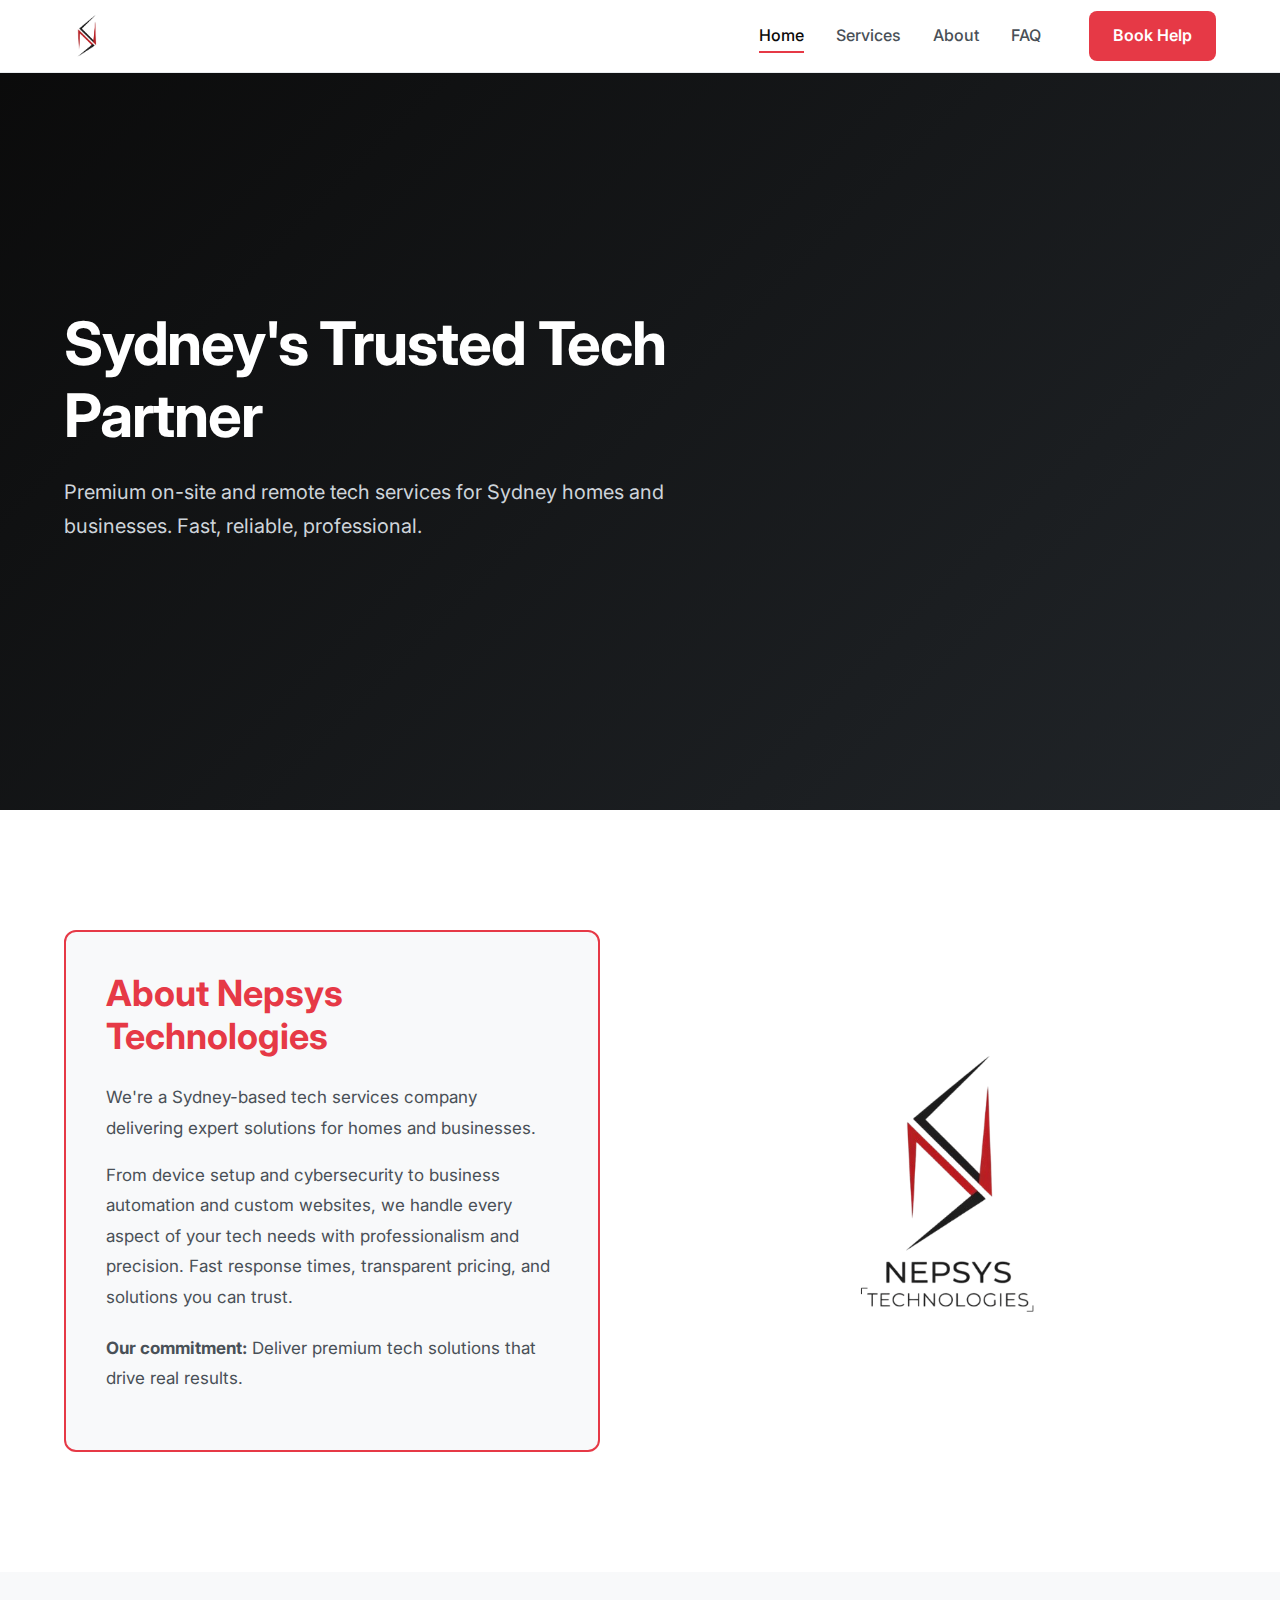
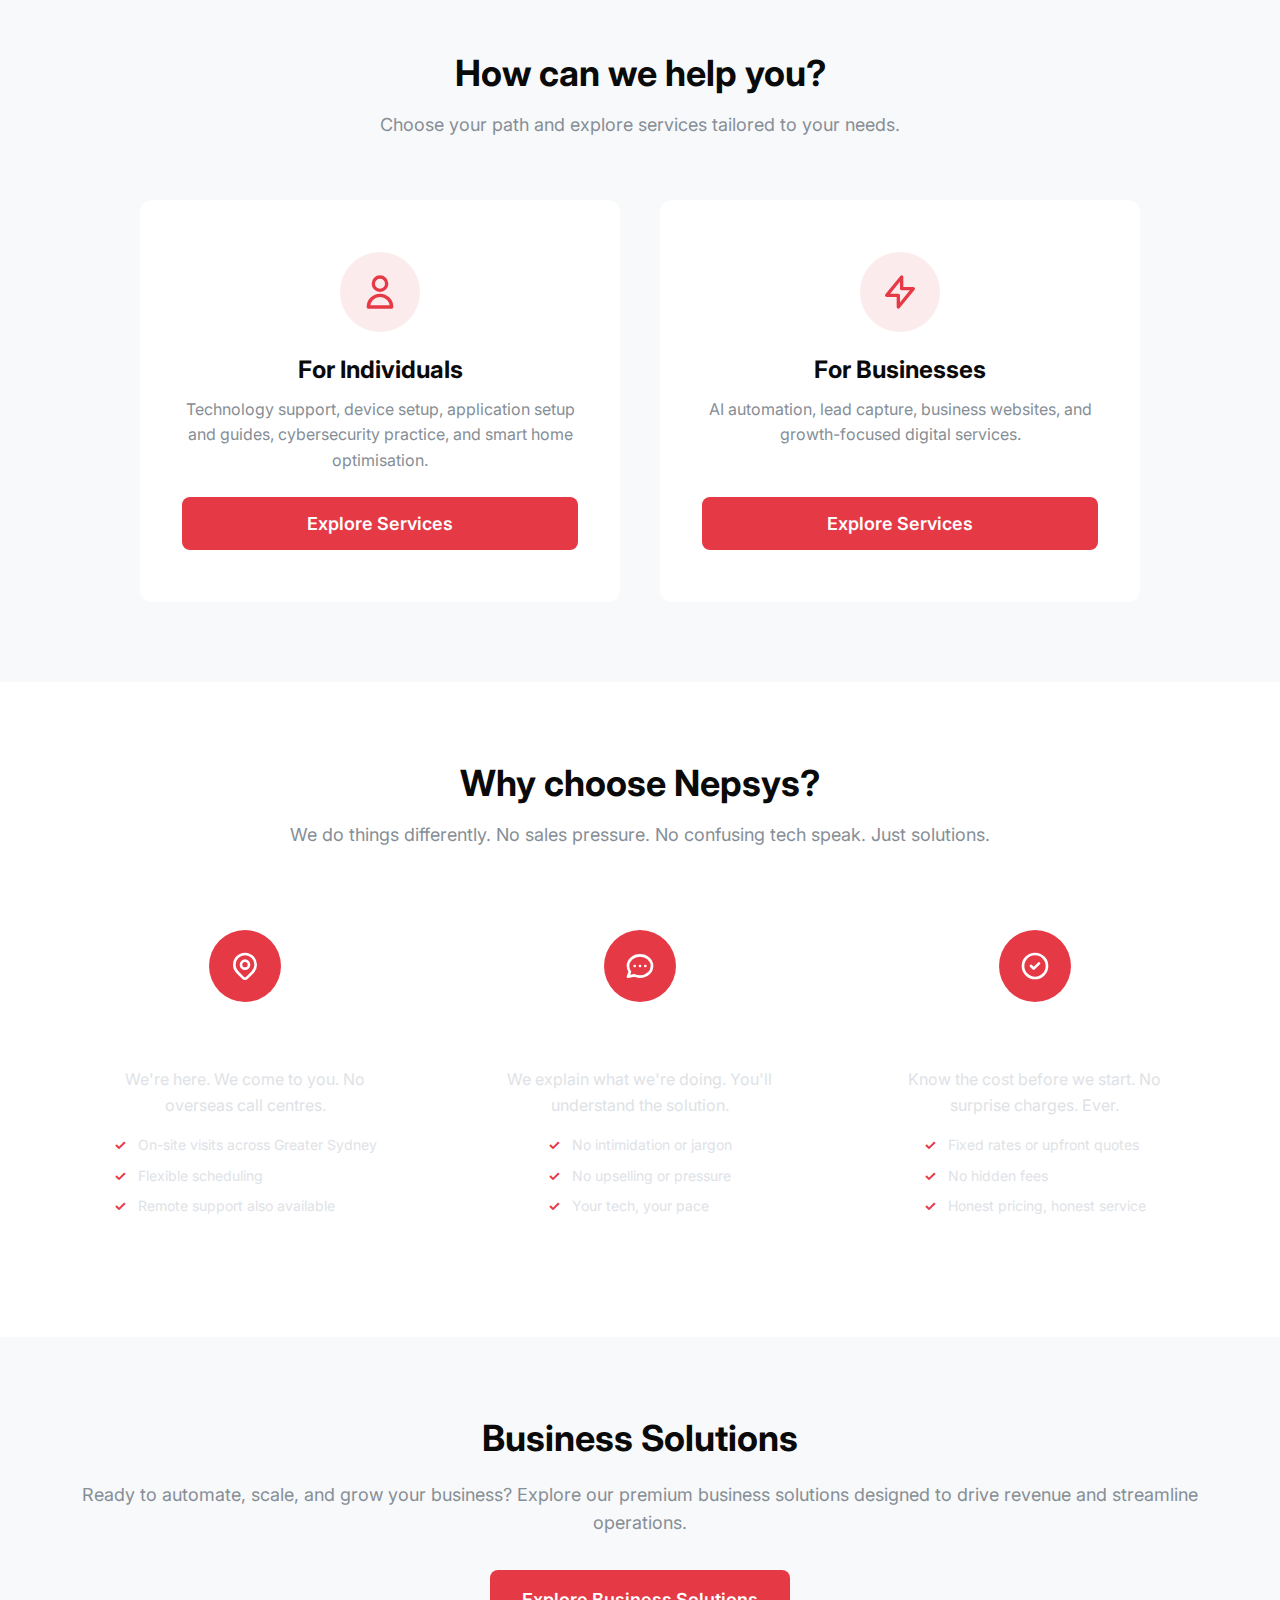
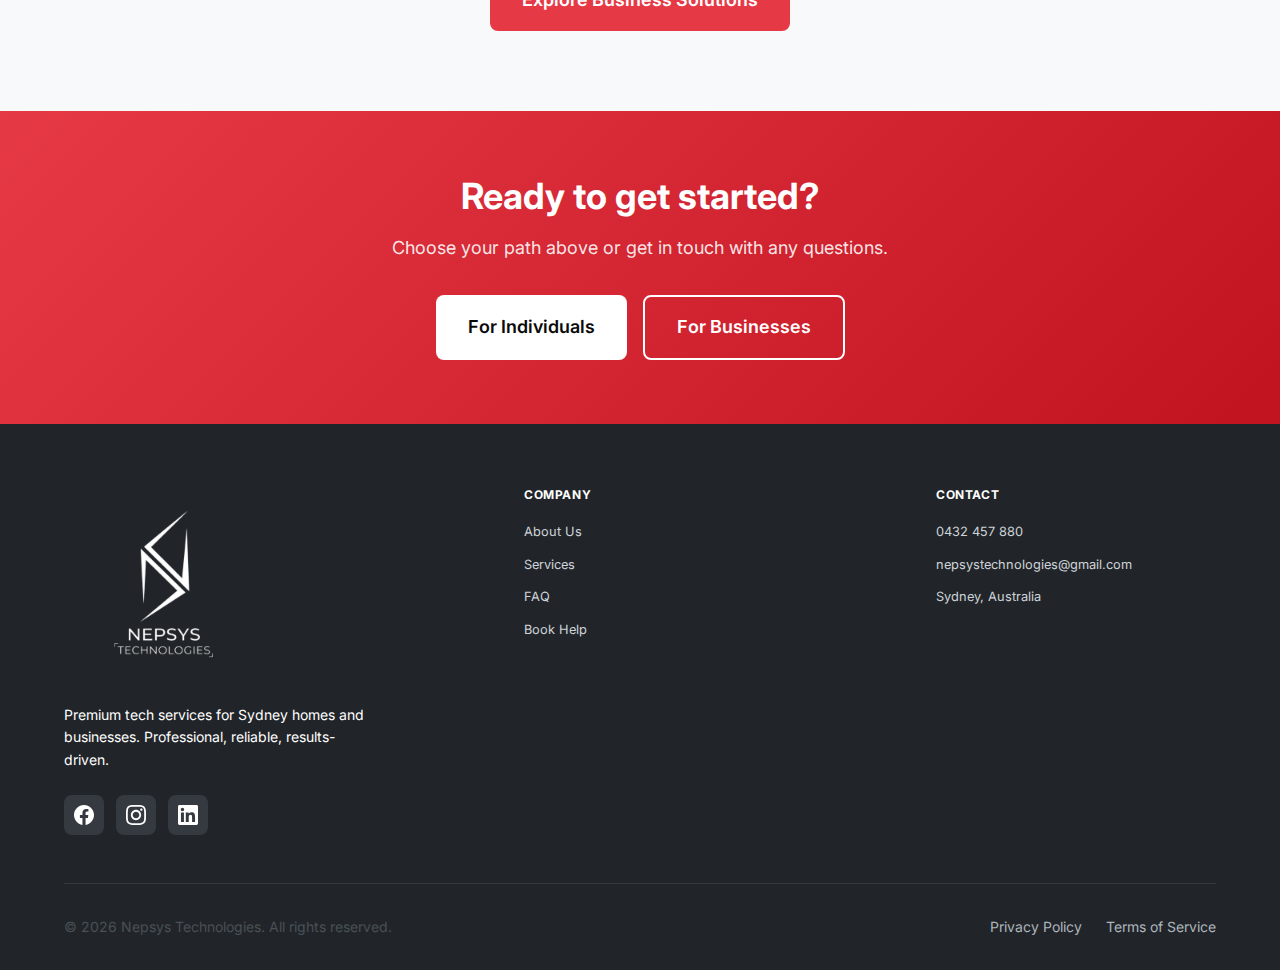
<file: index.html>
<!DOCTYPE html>
<html lang="en">
<head>
  <meta charset="UTF-8">
  <meta name="viewport" content="width=device-width, initial-scale=1.0">
  <meta name="description" content="Nepsys Technologies - Premium on-site and remote tech services for Sydney homes and businesses. Expert support, professional solutions.">
  <meta name="keywords" content="tech support Sydney, IT services, computer repair, WiFi setup, device setup, cybersecurity, small business IT">
  <title>Nepsys Technologies | Premium Tech Services Sydney</title>

  <!-- Favicon -->
  <link rel="icon" type="image/svg+xml" href="assets/favicon.svg">

  <!-- Google Fonts -->
  <link rel="preconnect" href="https://fonts.googleapis.com">
  <link rel="preconnect" href="https://fonts.gstatic.com" crossorigin>
  <link href="https://fonts.googleapis.com/css2?family=Inter:wght@400;500;600;700;800&display=swap" rel="stylesheet">

  <!-- Stylesheet -->
  <link rel="stylesheet" href="css/styles.css">
</head>
<body>
  <!-- Navigation -->
  <nav class="navbar" id="navbar">
    <div class="container navbar-container">
      <a href="/" class="navbar-logo">
        <img src="assets/logo-icon.png" alt="Nepsys Technologies" style="height: 45px; width: auto;">
      </a>

      <div class="navbar-nav" id="navbarNav">
        <a href="/" class="navbar-link active">Home</a>
        <a href="/services" class="navbar-link">Services</a>
        <a href="/about" class="navbar-link">About</a>
        <a href="/faq" class="navbar-link">FAQ</a>
        <a href="/book" class="btn btn-primary navbar-cta">Book Help</a>
      </div>

      <button class="navbar-toggle" id="navbarToggle" aria-label="Toggle navigation">
        <span></span>
        <span></span>
        <span></span>
      </button>
    </div>
  </nav>

  <!-- Hero Section -->
  <section class="hero">
    <div class="container">
      <div class="hero-content">
        <h1>Sydney's Trusted Tech Partner</h1>
        <p class="hero-subtitle">
          Premium on-site and remote tech services for Sydney homes and businesses. Fast, reliable, professional.
        </p>
      </div>
    </div>
  </section>

  <!-- About Section - Two Column -->
  <section class="section">
    <div class="container">
      <div style="display: grid; grid-template-columns: 1fr 1fr; gap: 80px; align-items: center; padding: 40px 0;">

        <!-- Left: Business Synopsis -->
        <div>
          <div style="background: var(--color-gray-50); border: 2px solid var(--color-red); border-radius: 12px; padding: 40px; height: 100%;">
            <h2 style="margin-bottom: 24px; color: var(--color-red);">About Nepsys Technologies</h2>
            <p style="font-size: 1.0625rem; line-height: 1.8; color: var(--color-gray-700); margin-bottom: 16px;">
              We're a Sydney-based tech services company delivering expert solutions for homes and businesses.
            </p>
            <p style="font-size: 1.0625rem; line-height: 1.8; color: var(--color-gray-700); margin-bottom: 20px;">
              From device setup and cybersecurity to business automation and custom websites, we handle every aspect of your tech needs with professionalism and precision. Fast response times, transparent pricing, and solutions you can trust.
            </p>
            <p style="font-size: 1.0625rem; line-height: 1.8; color: var(--color-gray-700);">
              <strong>Our commitment:</strong> Deliver premium tech solutions that drive real results.
            </p>
          </div>
        </div>

        <!-- Right: Logo Image -->
        <div style="display: flex; align-items: center; justify-content: center;">
          <img src="assets/logo-full.png" alt="Nepsys Technologies" style="width: 100%; max-width: 350px; height: auto;">
        </div>
      </div>
    </div>
  </section>

  <!-- Service Type Selection - Main Funnel -->
  <section class="section section-gray">
    <div class="container">
      <div style="text-align: center; margin-bottom: 60px;">
        <h2 style="margin-bottom: 16px;">How can we help you?</h2>
        <p style="font-size: 1.125rem; color: var(--color-gray-600);">Choose your path and explore services tailored to your needs.</p>
      </div>

      <div style="display: grid; grid-template-columns: 1fr 1fr; gap: 40px; max-width: 1000px; margin: 0 auto;">

        <!-- Individual Path -->
        <a href="services.html?view=individual" style="text-decoration: none; color: inherit;">
          <div style="background: var(--color-white); border-radius: 12px; padding: 50px 40px; text-align: center; transition: all 300ms ease; border: 2px solid transparent; cursor: pointer; display: flex; flex-direction: column; align-items: center; height: 100%;"
               onmouseover="this.style.borderColor='var(--color-red)'; this.style.boxShadow='0 10px 30px rgba(230, 57, 70, 0.15)'"
               onmouseout="this.style.borderColor='transparent'; this.style.boxShadow='none'">
            <div style="width: 80px; height: 80px; background: rgba(230, 57, 70, 0.1); border-radius: 50%; display: flex; align-items: center; justify-content: center; margin-bottom: 24px;">
              <svg xmlns="http://www.w3.org/2000/svg" fill="none" viewBox="0 0 24 24" stroke="currentColor" stroke-width="2" style="width: 40px; height: 40px; color: var(--color-red);">
                <path stroke-linecap="round" stroke-linejoin="round" d="M16 7a4 4 0 11-8 0 4 4 0 018 0zM12 14a7 7 0 00-7 7h14a7 7 0 00-7-7z"/>
              </svg>
            </div>
            <h3 style="margin-bottom: 12px; font-size: 1.5rem;">For Individuals</h3>
            <p style="color: var(--color-gray-600); margin-bottom: 24px; flex-grow: 1;">
              Technology support, device setup, application setup and guides, cybersecurity practice, and smart home optimisation.
            </p>
            <button class="btn btn-primary btn-lg" style="width: 100%;">Explore Services</button>
          </div>
        </a>

        <!-- Business Path -->
        <a href="services.html?view=business" style="text-decoration: none; color: inherit;">
          <div style="background: var(--color-white); border-radius: 12px; padding: 50px 40px; text-align: center; transition: all 300ms ease; border: 2px solid transparent; cursor: pointer; display: flex; flex-direction: column; align-items: center; height: 100%;"
               onmouseover="this.style.borderColor='var(--color-red)'; this.style.boxShadow='0 10px 30px rgba(230, 57, 70, 0.15)'"
               onmouseout="this.style.borderColor='transparent'; this.style.boxShadow='none'">
            <div style="width: 80px; height: 80px; background: rgba(230, 57, 70, 0.1); border-radius: 50%; display: flex; align-items: center; justify-content: center; margin-bottom: 24px;">
              <svg xmlns="http://www.w3.org/2000/svg" fill="none" viewBox="0 0 24 24" stroke="currentColor" stroke-width="2" style="width: 40px; height: 40px; color: var(--color-red);">
                <path stroke-linecap="round" stroke-linejoin="round" d="M13 10V3L4 14h7v7l9-11h-7z"/>
              </svg>
            </div>
            <h3 style="margin-bottom: 12px; font-size: 1.5rem;">For Businesses</h3>
            <p style="color: var(--color-gray-600); margin-bottom: 24px; flex-grow: 1;">
              AI automation, lead capture, business websites, and growth-focused digital services.
            </p>
            <button class="btn btn-primary btn-lg" style="width: 100%;">Explore Services</button>
          </div>
        </a>

      </div>
    </div>
  </section>

  <!-- Trust Section -->
  <section class="section">
    <div class="container">
      <div class="section-header">
        <h2>Why choose Nepsys?</h2>
        <p>We do things differently. No sales pressure. No confusing tech speak. Just solutions.</p>
      </div>

      <div class="trust-grid">
        <div class="trust-card">
          <div class="trust-card-icon">
            <svg xmlns="http://www.w3.org/2000/svg" fill="none" viewBox="0 0 24 24" stroke="currentColor" stroke-width="2">
              <path stroke-linecap="round" stroke-linejoin="round" d="M17.657 16.657L13.414 20.9a1.998 1.998 0 01-2.827 0l-4.244-4.243a8 8 0 1111.314 0z"/>
              <path stroke-linecap="round" stroke-linejoin="round" d="M15 11a3 3 0 11-6 0 3 3 0 016 0z"/>
            </svg>
          </div>
          <h3>Sydney Local</h3>
          <p>We're here. We come to you. No overseas call centres.</p>
          <ul>
            <li>On-site visits across Greater Sydney</li>
            <li>Flexible scheduling</li>
            <li>Remote support also available</li>
          </ul>
        </div>

        <div class="trust-card">
          <div class="trust-card-icon">
            <svg xmlns="http://www.w3.org/2000/svg" fill="none" viewBox="0 0 24 24" stroke="currentColor" stroke-width="2">
              <path stroke-linecap="round" stroke-linejoin="round" d="M8 12h.01M12 12h.01M16 12h.01M21 12c0 4.418-4.03 8-9 8a9.863 9.863 0 01-4.255-.949L3 20l1.395-3.72C3.512 15.042 3 13.574 3 12c0-4.418 4.03-8 9-8s9 3.582 9 8z"/>
            </svg>
          </div>
          <h3>Plain English</h3>
          <p>We explain what we're doing. You'll understand the solution.</p>
          <ul>
            <li>No intimidation or jargon</li>
            <li>No upselling or pressure</li>
            <li>Your tech, your pace</li>
          </ul>
        </div>

        <div class="trust-card">
          <div class="trust-card-icon">
            <svg xmlns="http://www.w3.org/2000/svg" fill="none" viewBox="0 0 24 24" stroke="currentColor" stroke-width="2">
              <path stroke-linecap="round" stroke-linejoin="round" d="M9 12l2 2 4-4m6 2a9 9 0 11-18 0 9 9 0 0118 0z"/>
            </svg>
          </div>
          <h3>Transparent Pricing</h3>
          <p>Know the cost before we start. No surprise charges. Ever.</p>
          <ul>
            <li>Fixed rates or upfront quotes</li>
            <li>No hidden fees</li>
            <li>Honest pricing, honest service</li>
          </ul>
        </div>
      </div>
    </div>
  </section>

  <!-- Business Solutions Section -->
  <section class="section section-gray">
    <div class="container">
      <div style="text-align: center;">
        <h2 style="margin-bottom: 20px;">Business Solutions</h2>
        <p style="font-size: 1.125rem; color: var(--color-gray-600); margin-bottom: 32px;">
          Ready to automate, scale, and grow your business? Explore our premium business solutions designed to drive revenue and streamline operations.
        </p>
        <a href="services.html?view=business" class="btn btn-primary btn-lg">Explore Business Solutions</a>
      </div>
    </div>
  </section>

  <!-- CTA Section -->
  <section class="cta-section">
    <div class="container">
      <h2>Ready to get started?</h2>
      <p>Choose your path above or get in touch with any questions.</p>
      <div class="cta-buttons">
        <a href="services.html?view=individual" class="btn btn-white btn-lg">For Individuals</a>
        <a href="services.html?view=business" class="btn btn-outline btn-lg" style="border-color: white; color: white;">For Businesses</a>
      </div>
    </div>
  </section>

  <!-- Footer -->
  <footer class="footer">
    <div class="container">
      <div class="footer-grid">
        <div class="footer-brand">
          <div class="footer-logo">
            <img src="assets/logo-full.png" alt="Nepsys Technologies" style="height: 200px; width: auto; filter: brightness(0) invert(1);">
          </div>
          <p style="margin-top: 16px; color: white;">Premium tech services for Sydney homes and businesses. Professional, reliable, results-driven.</p>
          <div class="footer-social">
            <a href="#" aria-label="Facebook">
              <svg xmlns="http://www.w3.org/2000/svg" width="20" height="20" viewBox="0 0 24 24" fill="currentColor">
                <path d="M24 12.073c0-6.627-5.373-12-12-12s-12 5.373-12 12c0 5.99 4.388 10.954 10.125 11.854v-8.385H7.078v-3.47h3.047V9.43c0-3.007 1.792-4.669 4.533-4.669 1.312 0 2.686.235 2.686.235v2.953H15.83c-1.491 0-1.956.925-1.956 1.874v2.25h3.328l-.532 3.47h-2.796v8.385C19.612 23.027 24 18.062 24 12.073z"/>
              </svg>
            </a>
            <a href="#" aria-label="Instagram">
              <svg xmlns="http://www.w3.org/2000/svg" width="20" height="20" viewBox="0 0 24 24" fill="currentColor">
                <path d="M12 2.163c3.204 0 3.584.012 4.85.07 3.252.148 4.771 1.691 4.919 4.919.058 1.265.069 1.645.069 4.849 0 3.205-.012 3.584-.069 4.849-.149 3.225-1.664 4.771-4.919 4.919-1.266.058-1.644.07-4.85.07-3.204 0-3.584-.012-4.849-.07-3.26-.149-4.771-1.699-4.919-4.92-.058-1.265-.07-1.644-.07-4.849 0-3.204.013-3.583.07-4.849.149-3.227 1.664-4.771 4.919-4.919 1.266-.057 1.645-.069 4.849-.069zm0-2.163c-3.259 0-3.667.014-4.947.072-4.358.2-6.78 2.618-6.98 6.98-.059 1.281-.073 1.689-.073 4.948 0 3.259.014 3.668.072 4.948.2 4.358 2.618 6.78 6.98 6.98 1.281.058 1.689.072 4.948.072 3.259 0 3.668-.014 4.948-.072 4.354-.2 6.782-2.618 6.979-6.98.059-1.28.073-1.689.073-4.948 0-3.259-.014-3.667-.072-4.947-.196-4.354-2.617-6.78-6.979-6.98-1.281-.059-1.69-.073-4.949-.073zm0 5.838c-3.403 0-6.162 2.759-6.162 6.162s2.759 6.163 6.162 6.163 6.162-2.759 6.162-6.163c0-3.403-2.759-6.162-6.162-6.162zm0 10.162c-2.209 0-4-1.79-4-4 0-2.209 1.791-4 4-4s4 1.791 4 4c0 2.21-1.791 4-4 4zm6.406-11.845c-.796 0-1.441.645-1.441 1.44s.645 1.44 1.441 1.44c.795 0 1.439-.645 1.439-1.44s-.644-1.44-1.439-1.44z"/>
              </svg>
            </a>
            <a href="#" aria-label="LinkedIn">
              <svg xmlns="http://www.w3.org/2000/svg" width="20" height="20" viewBox="0 0 24 24" fill="currentColor">
                <path d="M20.447 20.452h-3.554v-5.569c0-1.328-.027-3.037-1.852-3.037-1.853 0-2.136 1.445-2.136 2.939v5.667H9.351V9h3.414v1.561h.046c.477-.9 1.637-1.85 3.37-1.85 3.601 0 4.267 2.37 4.267 5.455v6.286zM5.337 7.433c-1.144 0-2.063-.926-2.063-2.065 0-1.138.92-2.063 2.063-2.063 1.14 0 2.064.925 2.064 2.063 0 1.139-.925 2.065-2.064 2.065zm1.782 13.019H3.555V9h3.564v11.452zM22.225 0H1.771C.792 0 0 .774 0 1.729v20.542C0 23.227.792 24 1.771 24h20.451C23.2 24 24 23.227 24 22.271V1.729C24 .774 23.2 0 22.222 0h.003z"/>
              </svg>
            </a>
          </div>
        </div>

        <div class="footer-column">
          <h4>Company</h4>
          <ul>
            <li><a href="/">About Us</a></li>
            <li><a href="/services">Services</a></li>
            <li><a href="/faq">FAQ</a></li>
            <li><a href="/book">Book Help</a></li>
          </ul>
        </div>

        <div class="footer-column">
          <h4>Contact</h4>
          <ul>
            <li><a href="tel:+61432457880">0432 457 880</a></li>
            <li><a href="mailto:nepsystechnologies@gmail.com">nepsystechnologies@gmail.com</a></li>
            <li>Sydney, Australia</li>
          </ul>
        </div>

        <div></div>
      </div>

      <div class="footer-bottom">
        <p>&copy; 2026 Nepsys Technologies. All rights reserved.</p>
        <div class="footer-legal">
          <a href="#">Privacy Policy</a>
          <a href="#">Terms of Service</a>
        </div>
      </div>
    </div>
  </footer>

  <!-- Scroll to Top Button -->
  <button class="scroll-top" id="scrollTop" aria-label="Scroll to top">
    <svg xmlns="http://www.w3.org/2000/svg" fill="none" viewBox="0 0 24 24" stroke="currentColor" stroke-width="2">
      <path stroke-linecap="round" stroke-linejoin="round" d="M5 10l7-7m0 0l7 7m-7-7v18"/>
    </svg>
  </button>

  <!-- JavaScript -->
  <script src="js/main.js"></script>

  <style>
    @media (max-width: 992px) {
      section > .container > div[style*="grid-template-columns: 1fr 1fr"] {
        grid-template-columns: 1fr !important;
        gap: 40px !important;
      }
    }
    @media (max-width: 576px) {
      section > .container > div[style*="grid-template-columns: 1fr 1fr"] {
        grid-template-columns: 1fr !important;
        gap: 24px !important;
      }
    }
  </style>
</body>
</html>
</file>
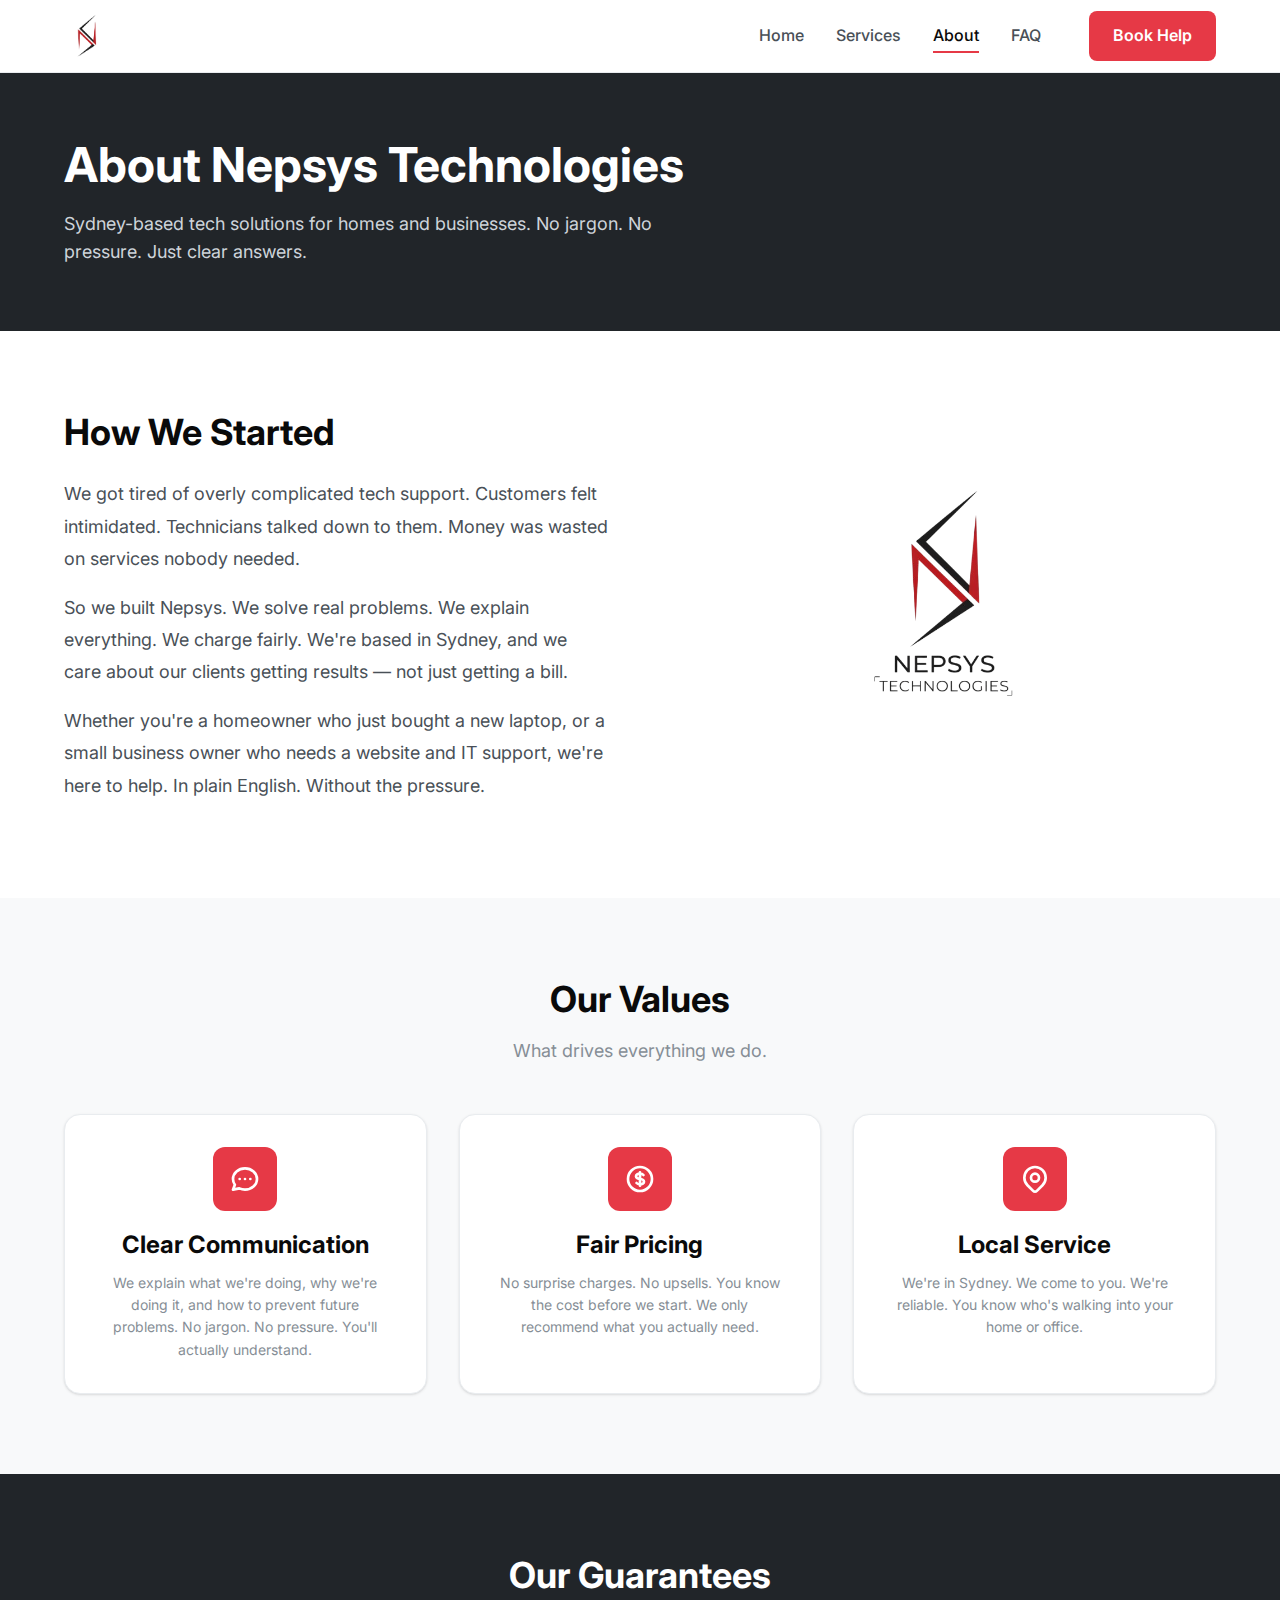
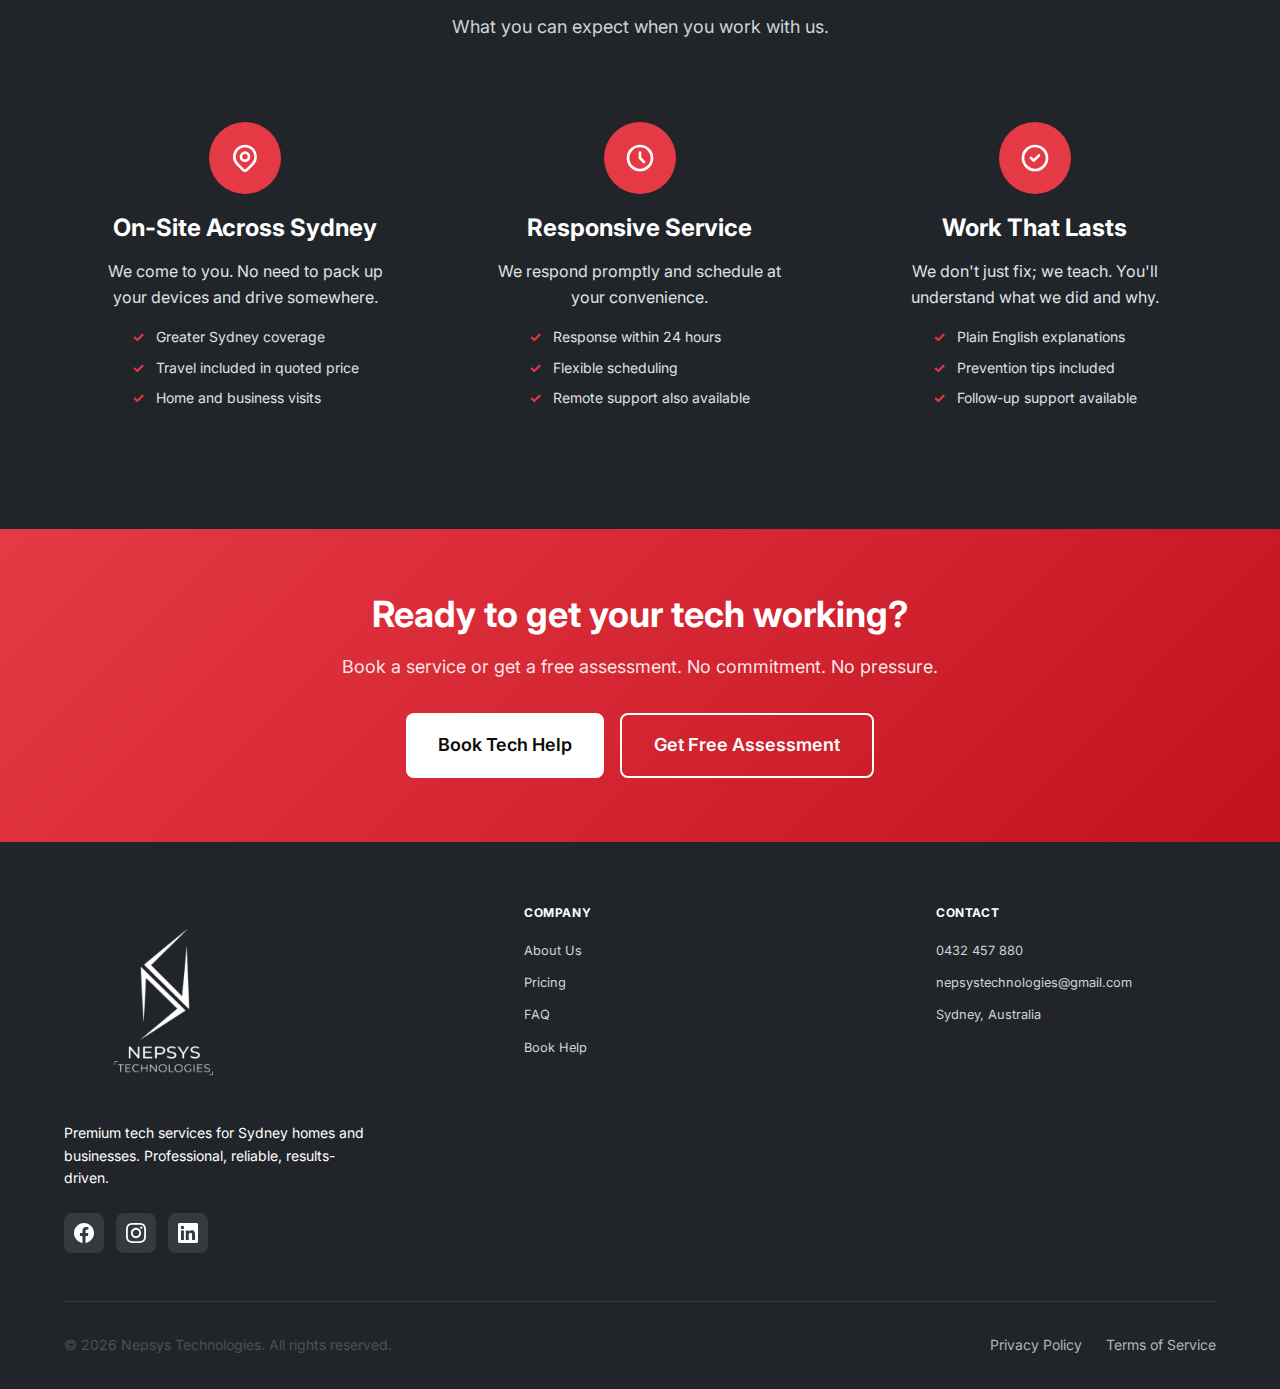
<file: about.html>
<!DOCTYPE html>
<html lang="en">
<head>
  <meta charset="UTF-8">
  <meta name="viewport" content="width=device-width, initial-scale=1.0">
  <meta name="description" content="About Nepsys Technologies - Sydney-based tech solutions for homes and small businesses. Learn about our values.">
  <title>About Us | Nepsys Technologies</title>

  <!-- Favicon -->
  <link rel="icon" type="image/svg+xml" href="assets/favicon.svg">

  <!-- Google Fonts -->
  <link rel="preconnect" href="https://fonts.googleapis.com">
  <link rel="preconnect" href="https://fonts.gstatic.com" crossorigin>
  <link href="https://fonts.googleapis.com/css2?family=Inter:wght@400;500;600;700;800&display=swap" rel="stylesheet">

  <!-- Stylesheet -->
  <link rel="stylesheet" href="css/styles.css">
</head>
<body>
  <!-- Navigation -->
  <nav class="navbar" id="navbar">
    <div class="container navbar-container">
      <a href="/" class="navbar-logo">
        <img src="assets/logo-icon.png" alt="Nepsys Technologies" style="height: 45px; width: auto;">
      </a>

      <div class="navbar-nav" id="navbarNav">
        <a href="/" class="navbar-link">Home</a>
        <a href="/services" class="navbar-link">Services</a>
        <a href="/about" class="navbar-link active">About</a>
        <a href="/faq" class="navbar-link">FAQ</a>
        <a href="/book" class="btn btn-primary navbar-cta">Book Help</a>
      </div>

      <button class="navbar-toggle" id="navbarToggle" aria-label="Toggle navigation">
        <span></span>
        <span></span>
        <span></span>
      </button>
    </div>
  </nav>

  <!-- Page Header -->
  <header class="page-header">
    <div class="container">
      <h1>About Nepsys Technologies</h1>
      <p>Sydney-based tech solutions for homes and businesses. No jargon. No pressure. Just clear answers.</p>
    </div>
  </header>

  <!-- Our Story -->
  <section class="section">
    <div class="container">
      <div class="book-layout" style="gap: 64px;">
        <div>
          <h2 style="margin-bottom: 24px;">How We Started</h2>
          <p style="font-size: 1.125rem; line-height: 1.8;">
            We got tired of overly complicated tech support. Customers felt intimidated. Technicians talked down to them. Money was wasted on services nobody needed.
          </p>
          <p style="font-size: 1.125rem; line-height: 1.8;">
            So we built Nepsys. We solve real problems. We explain everything. We charge fairly. We're based in Sydney, and we care about our clients getting results — not just getting a bill.
          </p>
          <p style="font-size: 1.125rem; line-height: 1.8;">
            Whether you're a homeowner who just bought a new laptop, or a small business owner who needs a website and IT support, we're here to help. In plain English. Without the pressure.
          </p>
        </div>
        <div style="background: white; border-radius: var(--border-radius-xl); padding: 48px; display: flex; align-items: center; justify-content: center;">
          <img src="assets/logo-full.png" alt="Nepsys Technologies" style="max-width: 280px; height: auto;">
        </div>
      </div>
    </div>
  </section>

  <!-- Our Values -->
  <section class="section section-gray">
    <div class="container">
      <div class="section-header">
        <h2>Our Values</h2>
        <p>What drives everything we do.</p>
      </div>

      <div class="values-grid">
        <div class="value-card">
          <div class="value-card-icon">
            <svg xmlns="http://www.w3.org/2000/svg" fill="none" viewBox="0 0 24 24" stroke="currentColor" stroke-width="2">
              <path stroke-linecap="round" stroke-linejoin="round" d="M8 12h.01M12 12h.01M16 12h.01M21 12c0 4.418-4.03 8-9 8a9.863 9.863 0 01-4.255-.949L3 20l1.395-3.72C3.512 15.042 3 13.574 3 12c0-4.418 4.03-8 9-8s9 3.582 9 8z"/>
            </svg>
          </div>
          <h3>Clear Communication</h3>
          <p>We explain what we're doing, why we're doing it, and how to prevent future problems. No jargon. No pressure. You'll actually understand.</p>
        </div>

        <div class="value-card">
          <div class="value-card-icon">
            <svg xmlns="http://www.w3.org/2000/svg" fill="none" viewBox="0 0 24 24" stroke="currentColor" stroke-width="2">
              <path stroke-linecap="round" stroke-linejoin="round" d="M12 8c-1.657 0-3 .895-3 2s1.343 2 3 2 3 .895 3 2-1.343 2-3 2m0-8c1.11 0 2.08.402 2.599 1M12 8V7m0 1v8m0 0v1m0-1c-1.11 0-2.08-.402-2.599-1M21 12a9 9 0 11-18 0 9 9 0 0118 0z"/>
            </svg>
          </div>
          <h3>Fair Pricing</h3>
          <p>No surprise charges. No upsells. You know the cost before we start. We only recommend what you actually need.</p>
        </div>

        <div class="value-card">
          <div class="value-card-icon">
            <svg xmlns="http://www.w3.org/2000/svg" fill="none" viewBox="0 0 24 24" stroke="currentColor" stroke-width="2">
              <path stroke-linecap="round" stroke-linejoin="round" d="M17.657 16.657L13.414 20.9a1.998 1.998 0 01-2.827 0l-4.244-4.243a8 8 0 1111.314 0z"/>
              <path stroke-linecap="round" stroke-linejoin="round" d="M15 11a3 3 0 11-6 0 3 3 0 016 0z"/>
            </svg>
          </div>
          <h3>Local Service</h3>
          <p>We're in Sydney. We come to you. We're reliable. You know who's walking into your home or office.</p>
        </div>
      </div>
    </div>
  </section>

  <!-- Guarantees -->
  <section class="section section-dark">
    <div class="container">
      <div class="section-header">
        <h2>Our Guarantees</h2>
        <p>What you can expect when you work with us.</p>
      </div>

      <div class="trust-grid">
        <div class="trust-card">
          <div class="trust-card-icon">
            <svg xmlns="http://www.w3.org/2000/svg" fill="none" viewBox="0 0 24 24" stroke="currentColor" stroke-width="2">
              <path stroke-linecap="round" stroke-linejoin="round" d="M17.657 16.657L13.414 20.9a1.998 1.998 0 01-2.827 0l-4.244-4.243a8 8 0 1111.314 0z"/>
              <path stroke-linecap="round" stroke-linejoin="round" d="M15 11a3 3 0 11-6 0 3 3 0 016 0z"/>
            </svg>
          </div>
          <h3>On-Site Across Sydney</h3>
          <p>We come to you. No need to pack up your devices and drive somewhere.</p>
          <ul>
            <li>Greater Sydney coverage</li>
            <li>Travel included in quoted price</li>
            <li>Home and business visits</li>
          </ul>
        </div>

        <div class="trust-card">
          <div class="trust-card-icon">
            <svg xmlns="http://www.w3.org/2000/svg" fill="none" viewBox="0 0 24 24" stroke="currentColor" stroke-width="2">
              <path stroke-linecap="round" stroke-linejoin="round" d="M12 8v4l3 3m6-3a9 9 0 11-18 0 9 9 0 0118 0z"/>
            </svg>
          </div>
          <h3>Responsive Service</h3>
          <p>We respond promptly and schedule at your convenience.</p>
          <ul>
            <li>Response within 24 hours</li>
            <li>Flexible scheduling</li>
            <li>Remote support also available</li>
          </ul>
        </div>

        <div class="trust-card">
          <div class="trust-card-icon">
            <svg xmlns="http://www.w3.org/2000/svg" fill="none" viewBox="0 0 24 24" stroke="currentColor" stroke-width="2">
              <path stroke-linecap="round" stroke-linejoin="round" d="M9 12l2 2 4-4m6 2a9 9 0 11-18 0 9 9 0 0118 0z"/>
            </svg>
          </div>
          <h3>Work That Lasts</h3>
          <p>We don't just fix; we teach. You'll understand what we did and why.</p>
          <ul>
            <li>Plain English explanations</li>
            <li>Prevention tips included</li>
            <li>Follow-up support available</li>
          </ul>
        </div>
      </div>
    </div>
  </section>

  <!-- CTA Section -->
  <section class="cta-section">
    <div class="container">
      <h2>Ready to get your tech working?</h2>
      <p>Book a service or get a free assessment. No commitment. No pressure.</p>
      <div class="cta-buttons">
        <a href="/book" class="btn btn-white btn-lg">Book Tech Help</a>
        <a href="/book?assessment=true" class="btn btn-outline btn-lg" style="border-color: white; color: white;">Get Free Assessment</a>
      </div>
    </div>
  </section>

  <!-- Footer -->
  <footer class="footer">
    <div class="container">
      <div class="footer-grid">
        <div class="footer-brand">
          <div class="footer-logo">
            <img src="assets/logo-full.png" alt="Nepsys Technologies" style="height: 200px; width: auto; filter: brightness(0) invert(1);">
          </div>
          <p style="margin-top: 16px; color: white;">Premium tech services for Sydney homes and businesses. Professional, reliable, results-driven.</p>
          <div class="footer-social">
            <a href="#" aria-label="Facebook">
              <svg xmlns="http://www.w3.org/2000/svg" width="20" height="20" viewBox="0 0 24 24" fill="currentColor">
                <path d="M24 12.073c0-6.627-5.373-12-12-12s-12 5.373-12 12c0 5.99 4.388 10.954 10.125 11.854v-8.385H7.078v-3.47h3.047V9.43c0-3.007 1.792-4.669 4.533-4.669 1.312 0 2.686.235 2.686.235v2.953H15.83c-1.491 0-1.956.925-1.956 1.874v2.25h3.328l-.532 3.47h-2.796v8.385C19.612 23.027 24 18.062 24 12.073z"/>
              </svg>
            </a>
            <a href="#" aria-label="Instagram">
              <svg xmlns="http://www.w3.org/2000/svg" width="20" height="20" viewBox="0 0 24 24" fill="currentColor">
                <path d="M12 2.163c3.204 0 3.584.012 4.85.07 3.252.148 4.771 1.691 4.919 4.919.058 1.265.069 1.645.069 4.849 0 3.205-.012 3.584-.069 4.849-.149 3.225-1.664 4.771-4.919 4.919-1.266.058-1.644.07-4.85.07-3.204 0-3.584-.012-4.849-.07-3.26-.149-4.771-1.699-4.919-4.92-.058-1.265-.07-1.644-.07-4.849 0-3.204.013-3.583.07-4.849.149-3.227 1.664-4.771 4.919-4.919 1.266-.057 1.645-.069 4.849-.069zm0-2.163c-3.259 0-3.667.014-4.947.072-4.358.2-6.78 2.618-6.98 6.98-.059 1.281-.073 1.689-.073 4.948 0 3.259.014 3.668.072 4.948.2 4.358 2.618 6.78 6.98 6.98 1.281.058 1.689.072 4.948.072 3.259 0 3.668-.014 4.948-.072 4.354-.2 6.782-2.618 6.979-6.98.059-1.28.073-1.689.073-4.948 0-3.259-.014-3.667-.072-4.947-.196-4.354-2.617-6.78-6.979-6.98-1.281-.059-1.69-.073-4.949-.073zm0 5.838c-3.403 0-6.162 2.759-6.162 6.162s2.759 6.163 6.162 6.163 6.162-2.759 6.162-6.163c0-3.403-2.759-6.162-6.162-6.162zm0 10.162c-2.209 0-4-1.79-4-4 0-2.209 1.791-4 4-4s4 1.791 4 4c0 2.21-1.791 4-4 4zm6.406-11.845c-.796 0-1.441.645-1.441 1.44s.645 1.44 1.441 1.44c.795 0 1.439-.645 1.439-1.44s-.644-1.44-1.439-1.44z"/>
              </svg>
            </a>
            <a href="#" aria-label="LinkedIn">
              <svg xmlns="http://www.w3.org/2000/svg" width="20" height="20" viewBox="0 0 24 24" fill="currentColor">
                <path d="M20.447 20.452h-3.554v-5.569c0-1.328-.027-3.037-1.852-3.037-1.853 0-2.136 1.445-2.136 2.939v5.667H9.351V9h3.414v1.561h.046c.477-.9 1.637-1.85 3.37-1.85 3.601 0 4.267 2.37 4.267 5.455v6.286zM5.337 7.433c-1.144 0-2.063-.926-2.063-2.065 0-1.138.92-2.063 2.063-2.063 1.14 0 2.064.925 2.064 2.063 0 1.139-.925 2.065-2.064 2.065zm1.782 13.019H3.555V9h3.564v11.452zM22.225 0H1.771C.792 0 0 .774 0 1.729v20.542C0 23.227.792 24 1.771 24h20.451C23.2 24 24 23.227 24 22.271V1.729C24 .774 23.2 0 22.222 0h.003z"/>
              </svg>
            </a>
          </div>
        </div>

        <div class="footer-column">
          <h4>Company</h4>
          <ul>
            <li><a href="/about">About Us</a></li>
            <li><a href="/pricing">Pricing</a></li>
            <li><a href="/faq">FAQ</a></li>
            <li><a href="/book">Book Help</a></li>
          </ul>
        </div>

        <div class="footer-column">
          <h4>Contact</h4>
          <ul>
            <li><a href="tel:+61432457880">0432 457 880</a></li>
            <li><a href="mailto:nepsystechnologies@gmail.com">nepsystechnologies@gmail.com</a></li>
            <li>Sydney, Australia</li>
          </ul>
        </div>
      </div>

      <div class="footer-bottom">
        <p>&copy; 2026 Nepsys Technologies. All rights reserved.</p>
        <div class="footer-legal">
          <a href="#">Privacy Policy</a>
          <a href="#">Terms of Service</a>
        </div>
      </div>
    </div>
  </footer>

  <!-- Scroll to Top Button -->
  <button class="scroll-top" id="scrollTop" aria-label="Scroll to top">
    <svg xmlns="http://www.w3.org/2000/svg" fill="none" viewBox="0 0 24 24" stroke="currentColor" stroke-width="2">
      <path stroke-linecap="round" stroke-linejoin="round" d="M5 10l7-7m0 0l7 7m-7-7v18"/>
    </svg>
  </button>

  <!-- JavaScript -->
  <script src="js/main.js"></script>

  <style>
    @media (max-width: 768px) {
      .about .book-layout {
        grid-template-columns: 1fr !important;
      }
    }
  </style>
</body>
</html>
</file>
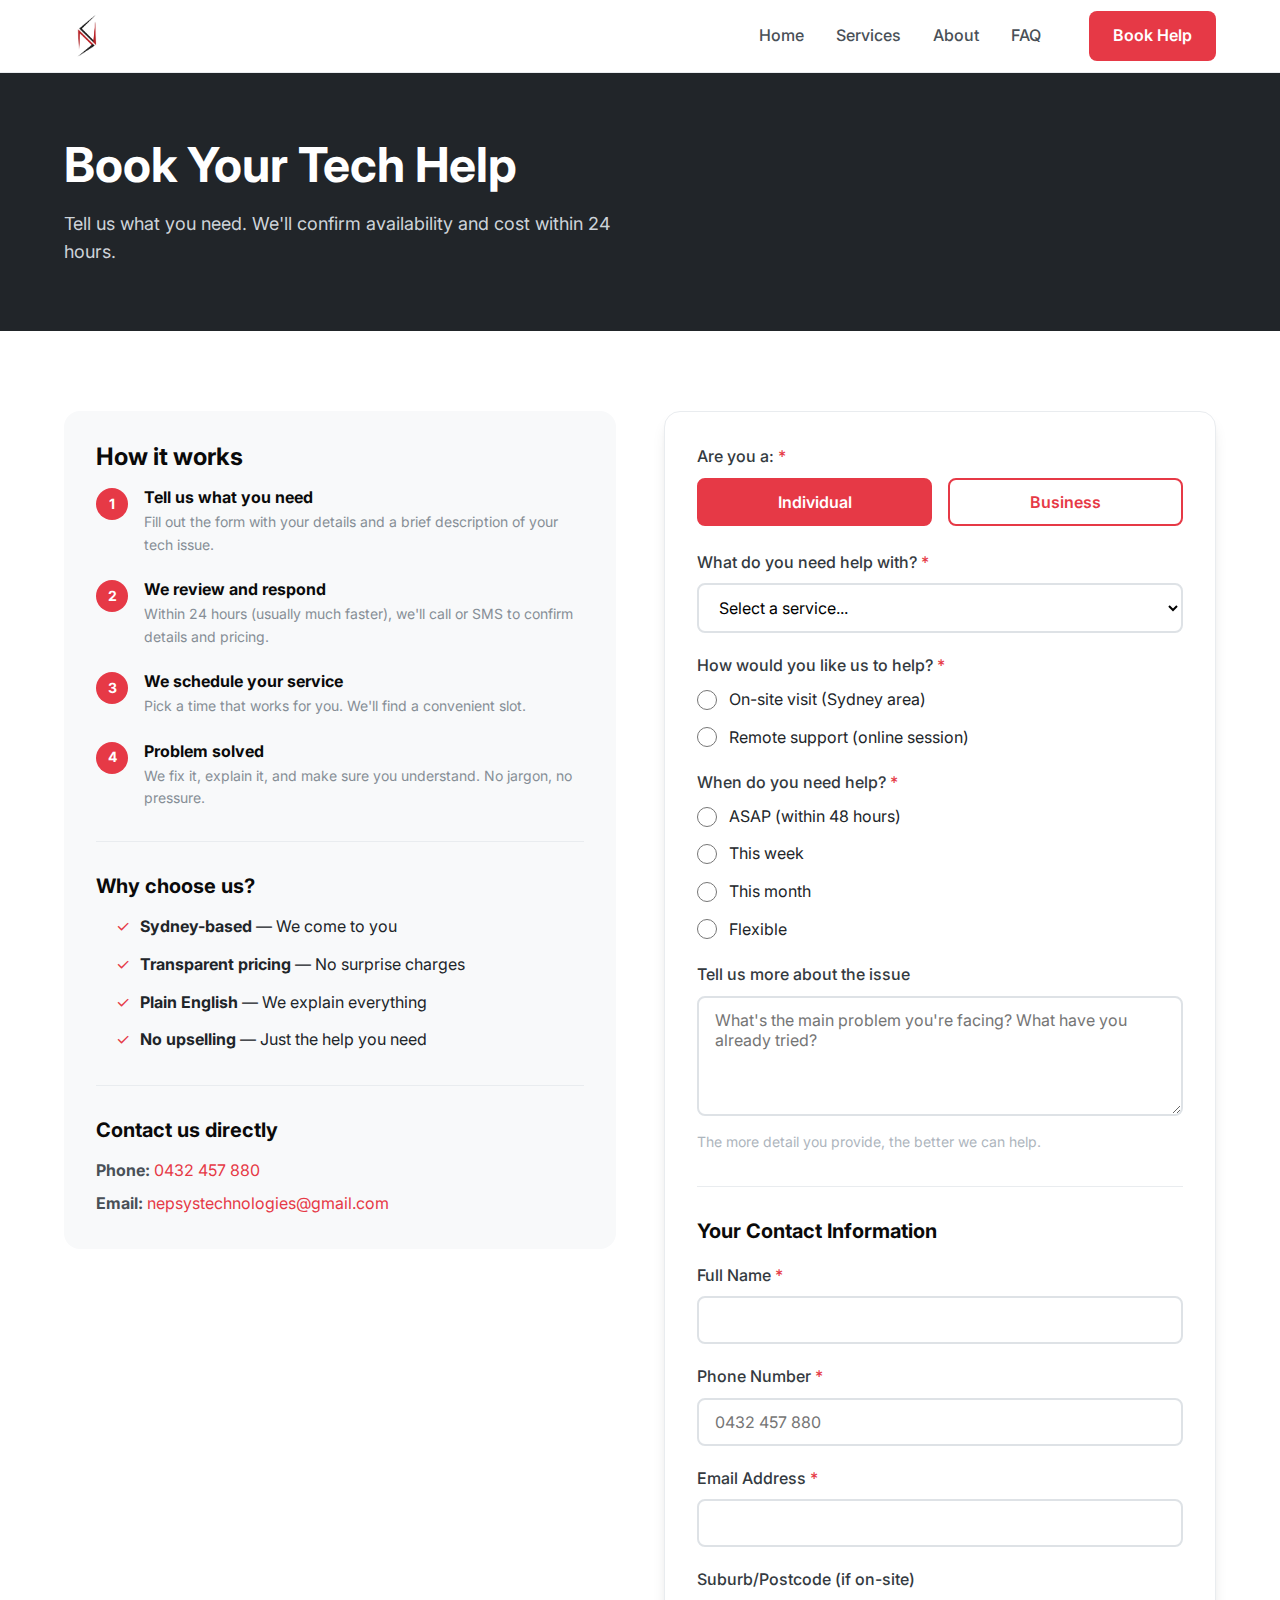
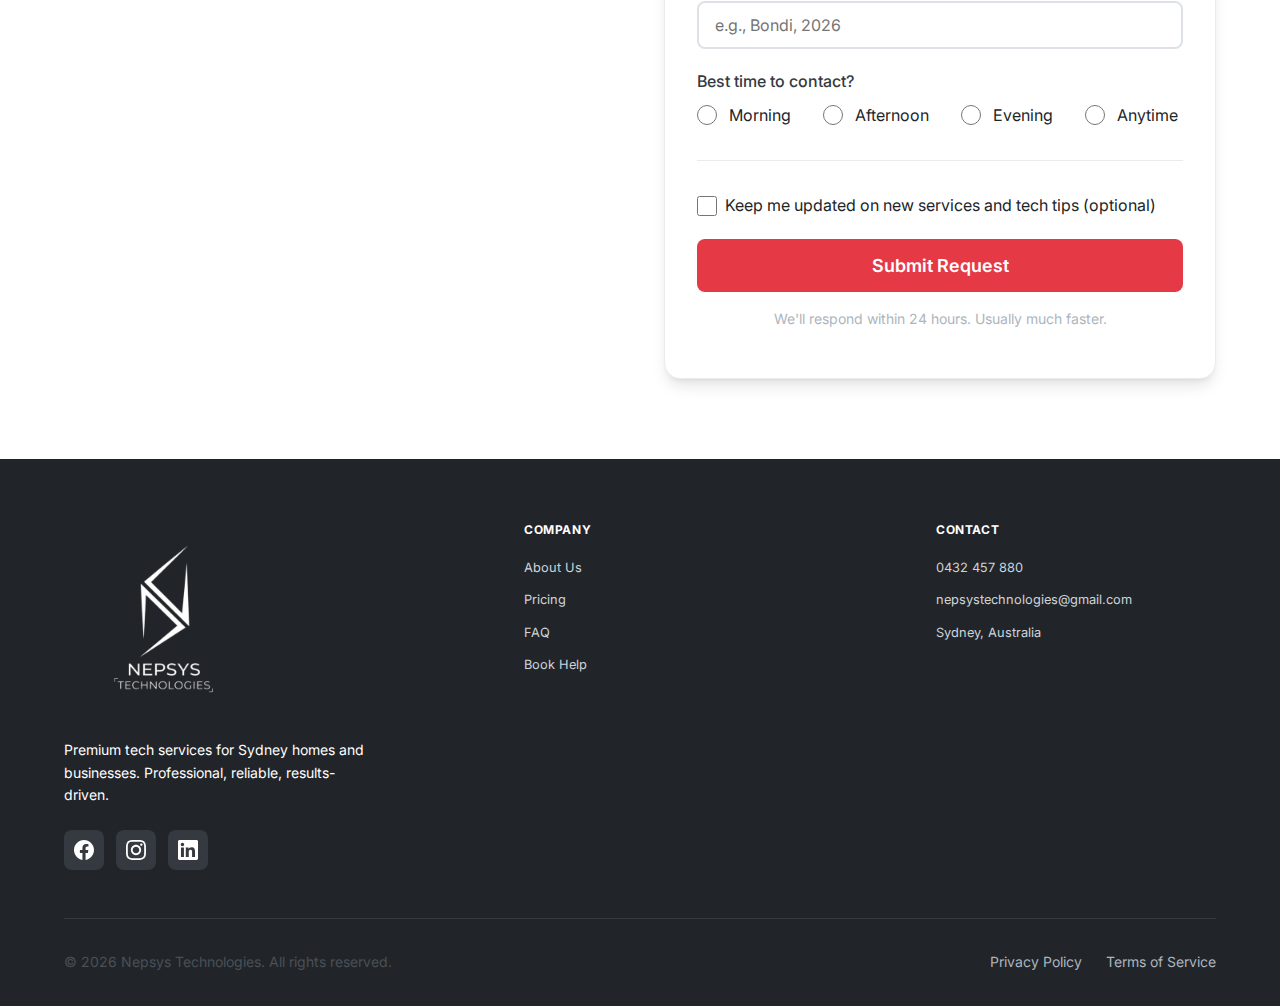
<file: book.html>
<!DOCTYPE html>
<html lang="en">
<head>
  <meta charset="UTF-8">
  <meta name="viewport" content="width=device-width, initial-scale=1.0">
  <meta name="description" content="Book tech help with Nepsys Technologies. On-site and remote tech support for Sydney homes and businesses. Get a free assessment.">
  <title>Book Tech Help | Nepsys Technologies</title>

  <!-- Favicon -->
  <link rel="icon" type="image/svg+xml" href="assets/favicon.svg">

  <!-- Google Fonts -->
  <link rel="preconnect" href="https://fonts.googleapis.com">
  <link rel="preconnect" href="https://fonts.gstatic.com" crossorigin>
  <link href="https://fonts.googleapis.com/css2?family=Inter:wght@400;500;600;700;800&display=swap" rel="stylesheet">

  <!-- Stylesheet -->
  <link rel="stylesheet" href="css/styles.css">
</head>
<body>
  <!-- Navigation -->
  <nav class="navbar" id="navbar">
    <div class="container navbar-container">
      <a href="/" class="navbar-logo">
        <img src="assets/logo-icon.png" alt="Nepsys Technologies" style="height: 45px; width: auto;">
      </a>

      <div class="navbar-nav" id="navbarNav">
        <a href="/" class="navbar-link">Home</a>
        <a href="/services" class="navbar-link">Services</a>
        <a href="/about" class="navbar-link">About</a>
        <a href="/faq" class="navbar-link">FAQ</a>
        <a href="/book" class="btn btn-primary navbar-cta">Book Help</a>
      </div>

      <button class="navbar-toggle" id="navbarToggle" aria-label="Toggle navigation">
        <span></span>
        <span></span>
        <span></span>
      </button>
    </div>
  </nav>

  <!-- Page Header -->
  <header class="page-header">
    <div class="container">
      <h1>Book Your Tech Help</h1>
      <p>Tell us what you need. We'll confirm availability and cost within 24 hours.</p>
    </div>
  </header>

  <!-- Main Booking Section -->
  <section class="section">
    <div class="container">
      <div class="book-layout">
        <!-- Left Column: Info -->
        <div class="book-info">
          <h3>How it works</h3>

          <div class="book-step">
            <div class="book-step-number">1</div>
            <div class="book-step-content">
              <h4>Tell us what you need</h4>
              <p>Fill out the form with your details and a brief description of your tech issue.</p>
            </div>
          </div>

          <div class="book-step">
            <div class="book-step-number">2</div>
            <div class="book-step-content">
              <h4>We review and respond</h4>
              <p>Within 24 hours (usually much faster), we'll call or SMS to confirm details and pricing.</p>
            </div>
          </div>

          <div class="book-step">
            <div class="book-step-number">3</div>
            <div class="book-step-content">
              <h4>We schedule your service</h4>
              <p>Pick a time that works for you. We'll find a convenient slot.</p>
            </div>
          </div>

          <div class="book-step">
            <div class="book-step-number">4</div>
            <div class="book-step-content">
              <h4>Problem solved</h4>
              <p>We fix it, explain it, and make sure you understand. No jargon, no pressure.</p>
            </div>
          </div>

          <div class="divider"></div>

          <h4 style="margin-bottom: 16px;">Why choose us?</h4>
          <ul style="padding-left: 20px;">
            <li style="margin-bottom: 12px; list-style: none; padding-left: 24px; position: relative;">
              <span style="position: absolute; left: 0; color: var(--color-red);">✓</span>
              <strong>Sydney-based</strong> — We come to you
            </li>
            <li style="margin-bottom: 12px; list-style: none; padding-left: 24px; position: relative;">
              <span style="position: absolute; left: 0; color: var(--color-red);">✓</span>
              <strong>Transparent pricing</strong> — No surprise charges
            </li>
            <li style="margin-bottom: 12px; list-style: none; padding-left: 24px; position: relative;">
              <span style="position: absolute; left: 0; color: var(--color-red);">✓</span>
              <strong>Plain English</strong> — We explain everything
            </li>
            <li style="margin-bottom: 12px; list-style: none; padding-left: 24px; position: relative;">
              <span style="position: absolute; left: 0; color: var(--color-red);">✓</span>
              <strong>No upselling</strong> — Just the help you need
            </li>
          </ul>

          <div class="divider"></div>

          <h4 style="margin-bottom: 16px;">Contact us directly</h4>
          <p style="margin-bottom: 8px;">
            <strong>Phone:</strong> <a href="tel:+61432457880" style="color: var(--color-red);">0432 457 880</a>
          </p>
          <p style="margin-bottom: 0;">
            <strong>Email:</strong> <a href="mailto:nepsystechnologies@gmail.com" style="color: var(--color-red);">nepsystechnologies@gmail.com</a>
          </p>
        </div>

        <!-- Right Column: Form -->
        <div class="book-form">
          <form id="bookingForm" action="https://api.web3forms.com/submit" method="POST">
            <input type="hidden" name="access_key" value="6f2710d3-9f55-437e-9588-54bd4e6e2fe0">
            <!-- Customer Type Selection -->
            <div class="form-group">
              <label class="form-label">Are you a: <span>*</span></label>
              <div style="display: flex; gap: 16px; margin-bottom: 24px;">
                <button type="button" id="typeIndividual" class="btn btn-primary" style="flex: 1; padding: 12px; font-weight: 600; border: 2px solid var(--color-red);">Individual</button>
                <button type="button" id="typeBusiness" class="btn btn-outline-red" style="flex: 1; padding: 12px; font-weight: 600; border: 2px solid var(--color-red); background: transparent; color: var(--color-red);">Business</button>
              </div>
            </div>

            <!-- Service Selection for Individual -->
            <div id="individualServices" style="display: block;">
              <div class="form-group">
                <label class="form-label" for="serviceType">What do you need help with? <span>*</span></label>
                <select id="serviceType" name="serviceType" class="form-select" required>
                  <option value="">Select a service...</option>
                  <optgroup label="Technology Support">
                    <option value="tech-network">Network troubleshooting</option>
                    <option value="tech-account">Email or account recovery</option>
                  </optgroup>
                  <optgroup label="Device Support">
                    <option value="device-setup">New device setup</option>
                    <option value="device-transfer">Data transfer (old to new device)</option>
                    <option value="device-reset">Device factory reset & clean install</option>
                  </optgroup>
                  <optgroup label="Application">
                    <option value="app-install">App installation & configuration</option>
                    <option value="app-guide">Application setup & user guide</option>
                    <option value="app-troubleshoot">App troubleshooting</option>
                  </optgroup>
                  <optgroup label="Cybersecurity">
                    <option value="cyber-antivirus">Antivirus & malware protection</option>
                    <option value="cyber-password">Password & 2FA security setup</option>
                    <option value="cyber-audit">Security audit & assessment</option>
                    <option value="cyber-education">Scam & phishing education</option>
                  </optgroup>
                  <optgroup label="Smart Home">
                    <option value="smart-setup">Smart home device setup</option>
                    <option value="smart-optimization">Smart home optimization</option>
                    <option value="tech-streaming">Smart TV & streaming setup</option>
                  </optgroup>
                  <optgroup label="Other">
                    <option value="consultation">Tech consulting</option>
                    <option value="other-issue">Other issue</option>
                  </optgroup>
                </select>
              </div>
            </div>

            <!-- Service Selection for Business -->
            <div id="businessServices" style="display: none;">
              <div class="form-group">
                <label class="form-label" for="serviceTypeBusiness">What do you need help with? <span>*</span></label>
                <select id="serviceTypeBusiness" name="serviceTypeBusiness" class="form-select">
                  <option value="">Select a service...</option>
                  <optgroup label="AI Lead Capture & Automation">
                    <option value="ai-chatbot">AI chatbot for lead capture</option>
                    <option value="ai-website">Website with AI integration</option>
                  </optgroup>
                  <optgroup label="Lead Reactivation & Automation">
                    <option value="lead-reactivation">Lead reactivation automation</option>
                  </optgroup>
                  <optgroup label="Website Creation">
                    <option value="website-business">Business website (no AI)</option>
                    <option value="website-ai-bundle">Website + AI chatbot bundle</option>
                    <option value="website-maintenance">Website maintenance & support</option>
                  </optgroup>
                </select>
              </div>
            </div>

            <!-- Location Preference -->
            <div class="form-group">
              <label class="form-label">How would you like us to help? <span>*</span></label>
              <div class="form-radio-group">
                <label class="form-radio">
                  <input type="radio" name="locationType" value="onsite" required>
                  On-site visit (Sydney area)
                </label>
                <label class="form-radio">
                  <input type="radio" name="locationType" value="remote">
                  Remote support (online session)
                </label>
              </div>
            </div>

            <!-- Urgency -->
            <div class="form-group">
              <label class="form-label">When do you need help? <span>*</span></label>
              <div class="form-radio-group">
                <label class="form-radio">
                  <input type="radio" name="urgency" value="asap" required>
                  ASAP (within 48 hours)
                </label>
                <label class="form-radio">
                  <input type="radio" name="urgency" value="this-week">
                  This week
                </label>
                <label class="form-radio">
                  <input type="radio" name="urgency" value="this-month">
                  This month
                </label>
                <label class="form-radio">
                  <input type="radio" name="urgency" value="flexible">
                  Flexible
                </label>
              </div>
            </div>

            <!-- Issue Description -->
            <div class="form-group">
              <label class="form-label" for="issueDescription">Tell us more about the issue</label>
              <textarea id="issueDescription" name="issueDescription" class="form-textarea" placeholder="What's the main problem you're facing? What have you already tried?"></textarea>
              <p class="form-hint">The more detail you provide, the better we can help.</p>
            </div>

            <div class="divider"></div>

            <!-- Contact Information -->
            <h4 style="margin-bottom: 20px;">Your Contact Information</h4>

            <div class="form-group">
              <label class="form-label" for="fullName">Full Name <span>*</span></label>
              <input type="text" id="fullName" name="fullName" class="form-input" required>
            </div>

            <div class="form-group">
              <label class="form-label" for="phone">Phone Number <span>*</span></label>
              <input type="tel" id="phone" name="phone" class="form-input" placeholder="0432 457 880" required>
            </div>

            <div class="form-group">
              <label class="form-label" for="email">Email Address <span>*</span></label>
              <input type="email" id="email" name="email" class="form-input" required>
            </div>

            <div class="form-group">
              <label class="form-label" for="suburb">Suburb/Postcode (if on-site)</label>
              <input type="text" id="suburb" name="suburb" class="form-input" placeholder="e.g., Bondi, 2026">
            </div>

            <div class="form-group">
              <label class="form-label">Best time to contact?</label>
              <div class="form-radio-group" style="flex-direction: row; flex-wrap: wrap;">
                <label class="form-radio" style="margin-right: 20px;">
                  <input type="radio" name="contactTime" value="morning">
                  Morning
                </label>
                <label class="form-radio" style="margin-right: 20px;">
                  <input type="radio" name="contactTime" value="afternoon">
                  Afternoon
                </label>
                <label class="form-radio" style="margin-right: 20px;">
                  <input type="radio" name="contactTime" value="evening">
                  Evening
                </label>
                <label class="form-radio">
                  <input type="radio" name="contactTime" value="anytime">
                  Anytime
                </label>
              </div>
            </div>

            <div class="divider"></div>

            <!-- Checkboxes -->
            <div class="form-group">
              <label class="form-checkbox">
                <input type="checkbox" name="newsletter" value="yes">
                Keep me updated on new services and tech tips (optional)
              </label>
            </div>

            <!-- Submit -->
            <button type="submit" class="btn btn-primary btn-lg btn-full">Submit Request</button>
            <p class="form-hint" style="text-align: center; margin-top: 16px;">
              We'll respond within 24 hours. Usually much faster.
            </p>
          </form>
        </div>
      </div>
    </div>
  </section>

  <!-- Confirmation Modal (Hidden by default) -->
  <div id="confirmationModal" class="modal" style="display: none;">
    <div class="modal-content">
      <div class="modal-icon">
        <svg xmlns="http://www.w3.org/2000/svg" fill="none" viewBox="0 0 24 24" stroke="currentColor" stroke-width="2" style="width: 48px; height: 48px; color: var(--color-red);">
          <path stroke-linecap="round" stroke-linejoin="round" d="M9 12l2 2 4-4m6 2a9 9 0 11-18 0 9 9 0 0118 0z"/>
        </svg>
      </div>
      <h3>Thanks! We've received your request.</h3>
      <p>Here's what happens next:</p>
      <ol style="text-align: left; padding-left: 20px; margin: 20px 0;">
        <li style="margin-bottom: 8px;"><strong>We review</strong> your details (within 2 hours during business hours)</li>
        <li style="margin-bottom: 8px;"><strong>We call or SMS</strong> to confirm details, availability, and cost</li>
        <li style="margin-bottom: 8px;"><strong>We schedule</strong> your service or assessment</li>
        <li><strong>You get it done</strong> — and understand everything we did</li>
      </ol>
      <p style="color: var(--color-gray-600); margin-bottom: 24px;">You'll hear from us within 24 hours.</p>
      <a href="/" class="btn btn-primary">Back to Home</a>
    </div>
  </div>

  <!-- Footer -->
  <footer class="footer">
    <div class="container">
      <div class="footer-grid">
        <div class="footer-brand">
          <div class="footer-logo">
            <img src="assets/logo-full.png" alt="Nepsys Technologies" style="height: 200px; width: auto; filter: brightness(0) invert(1);">
          </div>
          <p style="margin-top: 16px; color: white;">Premium tech services for Sydney homes and businesses. Professional, reliable, results-driven.</p>
          <div class="footer-social">
            <a href="#" aria-label="Facebook">
              <svg xmlns="http://www.w3.org/2000/svg" width="20" height="20" viewBox="0 0 24 24" fill="currentColor">
                <path d="M24 12.073c0-6.627-5.373-12-12-12s-12 5.373-12 12c0 5.99 4.388 10.954 10.125 11.854v-8.385H7.078v-3.47h3.047V9.43c0-3.007 1.792-4.669 4.533-4.669 1.312 0 2.686.235 2.686.235v2.953H15.83c-1.491 0-1.956.925-1.956 1.874v2.25h3.328l-.532 3.47h-2.796v8.385C19.612 23.027 24 18.062 24 12.073z"/>
              </svg>
            </a>
            <a href="#" aria-label="Instagram">
              <svg xmlns="http://www.w3.org/2000/svg" width="20" height="20" viewBox="0 0 24 24" fill="currentColor">
                <path d="M12 2.163c3.204 0 3.584.012 4.85.07 3.252.148 4.771 1.691 4.919 4.919.058 1.265.069 1.645.069 4.849 0 3.205-.012 3.584-.069 4.849-.149 3.225-1.664 4.771-4.919 4.919-1.266.058-1.644.07-4.85.07-3.204 0-3.584-.012-4.849-.07-3.26-.149-4.771-1.699-4.919-4.92-.058-1.265-.07-1.644-.07-4.849 0-3.204.013-3.583.07-4.849.149-3.227 1.664-4.771 4.919-4.919 1.266-.057 1.645-.069 4.849-.069zm0-2.163c-3.259 0-3.667.014-4.947.072-4.358.2-6.78 2.618-6.98 6.98-.059 1.281-.073 1.689-.073 4.948 0 3.259.014 3.668.072 4.948.2 4.358 2.618 6.78 6.98 6.98 1.281.058 1.689.072 4.948.072 3.259 0 3.668-.014 4.948-.072 4.354-.2 6.782-2.618 6.979-6.98.059-1.28.073-1.689.073-4.948 0-3.259-.014-3.667-.072-4.947-.196-4.354-2.617-6.78-6.979-6.98-1.281-.059-1.69-.073-4.949-.073zm0 5.838c-3.403 0-6.162 2.759-6.162 6.162s2.759 6.163 6.162 6.163 6.162-2.759 6.162-6.163c0-3.403-2.759-6.162-6.162-6.162zm0 10.162c-2.209 0-4-1.79-4-4 0-2.209 1.791-4 4-4s4 1.791 4 4c0 2.21-1.791 4-4 4zm6.406-11.845c-.796 0-1.441.645-1.441 1.44s.645 1.44 1.441 1.44c.795 0 1.439-.645 1.439-1.44s-.644-1.44-1.439-1.44z"/>
              </svg>
            </a>
            <a href="#" aria-label="LinkedIn">
              <svg xmlns="http://www.w3.org/2000/svg" width="20" height="20" viewBox="0 0 24 24" fill="currentColor">
                <path d="M20.447 20.452h-3.554v-5.569c0-1.328-.027-3.037-1.852-3.037-1.853 0-2.136 1.445-2.136 2.939v5.667H9.351V9h3.414v1.561h.046c.477-.9 1.637-1.85 3.37-1.85 3.601 0 4.267 2.37 4.267 5.455v6.286zM5.337 7.433c-1.144 0-2.063-.926-2.063-2.065 0-1.138.92-2.063 2.063-2.063 1.14 0 2.064.925 2.064 2.063 0 1.139-.925 2.065-2.064 2.065zm1.782 13.019H3.555V9h3.564v11.452zM22.225 0H1.771C.792 0 0 .774 0 1.729v20.542C0 23.227.792 24 1.771 24h20.451C23.2 24 24 23.227 24 22.271V1.729C24 .774 23.2 0 22.222 0h.003z"/>
              </svg>
            </a>
          </div>
        </div>

        <div class="footer-column">
          <h4>Company</h4>
          <ul>
            <li><a href="/about">About Us</a></li>
            <li><a href="/pricing">Pricing</a></li>
            <li><a href="/faq">FAQ</a></li>
            <li><a href="/book">Book Help</a></li>
          </ul>
        </div>

        <div class="footer-column">
          <h4>Contact</h4>
          <ul>
            <li><a href="tel:+61432457880">0432 457 880</a></li>
            <li><a href="mailto:nepsystechnologies@gmail.com">nepsystechnologies@gmail.com</a></li>
            <li>Sydney, Australia</li>
          </ul>
        </div>
      </div>

      <div class="footer-bottom">
        <p>&copy; 2026 Nepsys Technologies. All rights reserved.</p>
        <div class="footer-legal">
          <a href="#">Privacy Policy</a>
          <a href="#">Terms of Service</a>
        </div>
      </div>
    </div>
  </footer>

  <!-- Scroll to Top Button -->
  <button class="scroll-top" id="scrollTop" aria-label="Scroll to top">
    <svg xmlns="http://www.w3.org/2000/svg" fill="none" viewBox="0 0 24 24" stroke="currentColor" stroke-width="2">
      <path stroke-linecap="round" stroke-linejoin="round" d="M5 10l7-7m0 0l7 7m-7-7v18"/>
    </svg>
  </button>

  <!-- JavaScript -->
  <script src="js/main.js"></script>
  <script>
    // Handle Individual/Business toggle
    const typeIndividual = document.getElementById('typeIndividual');
    const typeBusiness = document.getElementById('typeBusiness');
    const individualServices = document.getElementById('individualServices');
    const businessServices = document.getElementById('businessServices');

    // Set Individual as default on page load
    document.addEventListener('DOMContentLoaded', function() {
      typeIndividual.style.background = 'var(--color-red)';
      typeIndividual.style.color = 'white';
      typeBusiness.style.background = 'transparent';
      typeBusiness.style.color = 'var(--color-red)';
      individualServices.style.display = 'block';
      businessServices.style.display = 'none';
      document.getElementById('serviceType').required = true;
      document.getElementById('serviceTypeBusiness').required = false;
    });

    typeIndividual.addEventListener('click', function(e) {
      e.preventDefault();
      // Update button styles
      typeIndividual.style.background = 'var(--color-red)';
      typeIndividual.style.color = 'white';
      typeBusiness.style.background = 'transparent';
      typeBusiness.style.color = 'var(--color-red)';

      // Show/hide form sections
      individualServices.style.display = 'block';
      businessServices.style.display = 'none';

      // Update required fields
      document.getElementById('serviceType').required = true;
      document.getElementById('serviceTypeBusiness').required = false;
      document.getElementById('serviceTypeBusiness').value = '';
    });

    typeBusiness.addEventListener('click', function(e) {
      e.preventDefault();
      // Update button styles
      typeBusiness.style.background = 'var(--color-red)';
      typeBusiness.style.color = 'white';
      typeIndividual.style.background = 'transparent';
      typeIndividual.style.color = 'var(--color-red)';

      // Show/hide form sections
      individualServices.style.display = 'none';
      businessServices.style.display = 'block';

      // Update required fields
      document.getElementById('serviceType').required = false;
      document.getElementById('serviceTypeBusiness').required = true;
      document.getElementById('serviceType').value = '';
    });

    // Web3Forms submission handler
    const form = document.getElementById('bookingForm');
    const submitBtn = form.querySelector('button[type="submit"]');

    form.addEventListener('submit', async (e) => {
        e.preventDefault();

        const formData = new FormData(form);

        const originalText = submitBtn.textContent;

        submitBtn.textContent = "Sending...";
        submitBtn.disabled = true;

        try {
            const response = await fetch("https://api.web3forms.com/submit", {
                method: "POST",
                body: formData
            });

            const data = await response.json();

            if (response.ok) {
                // Show confirmation modal
                document.getElementById('confirmationModal').style.display = 'flex';
                form.reset();
            } else {
                alert("Error: " + (data.message || "Something went wrong"));
            }

        } catch (error) {
            alert("Something went wrong. Please try again.");
            console.error('Error:', error);
        } finally {
            submitBtn.textContent = originalText;
            submitBtn.disabled = false;
        }
    });
  </script>
</body>
</html>
</file>
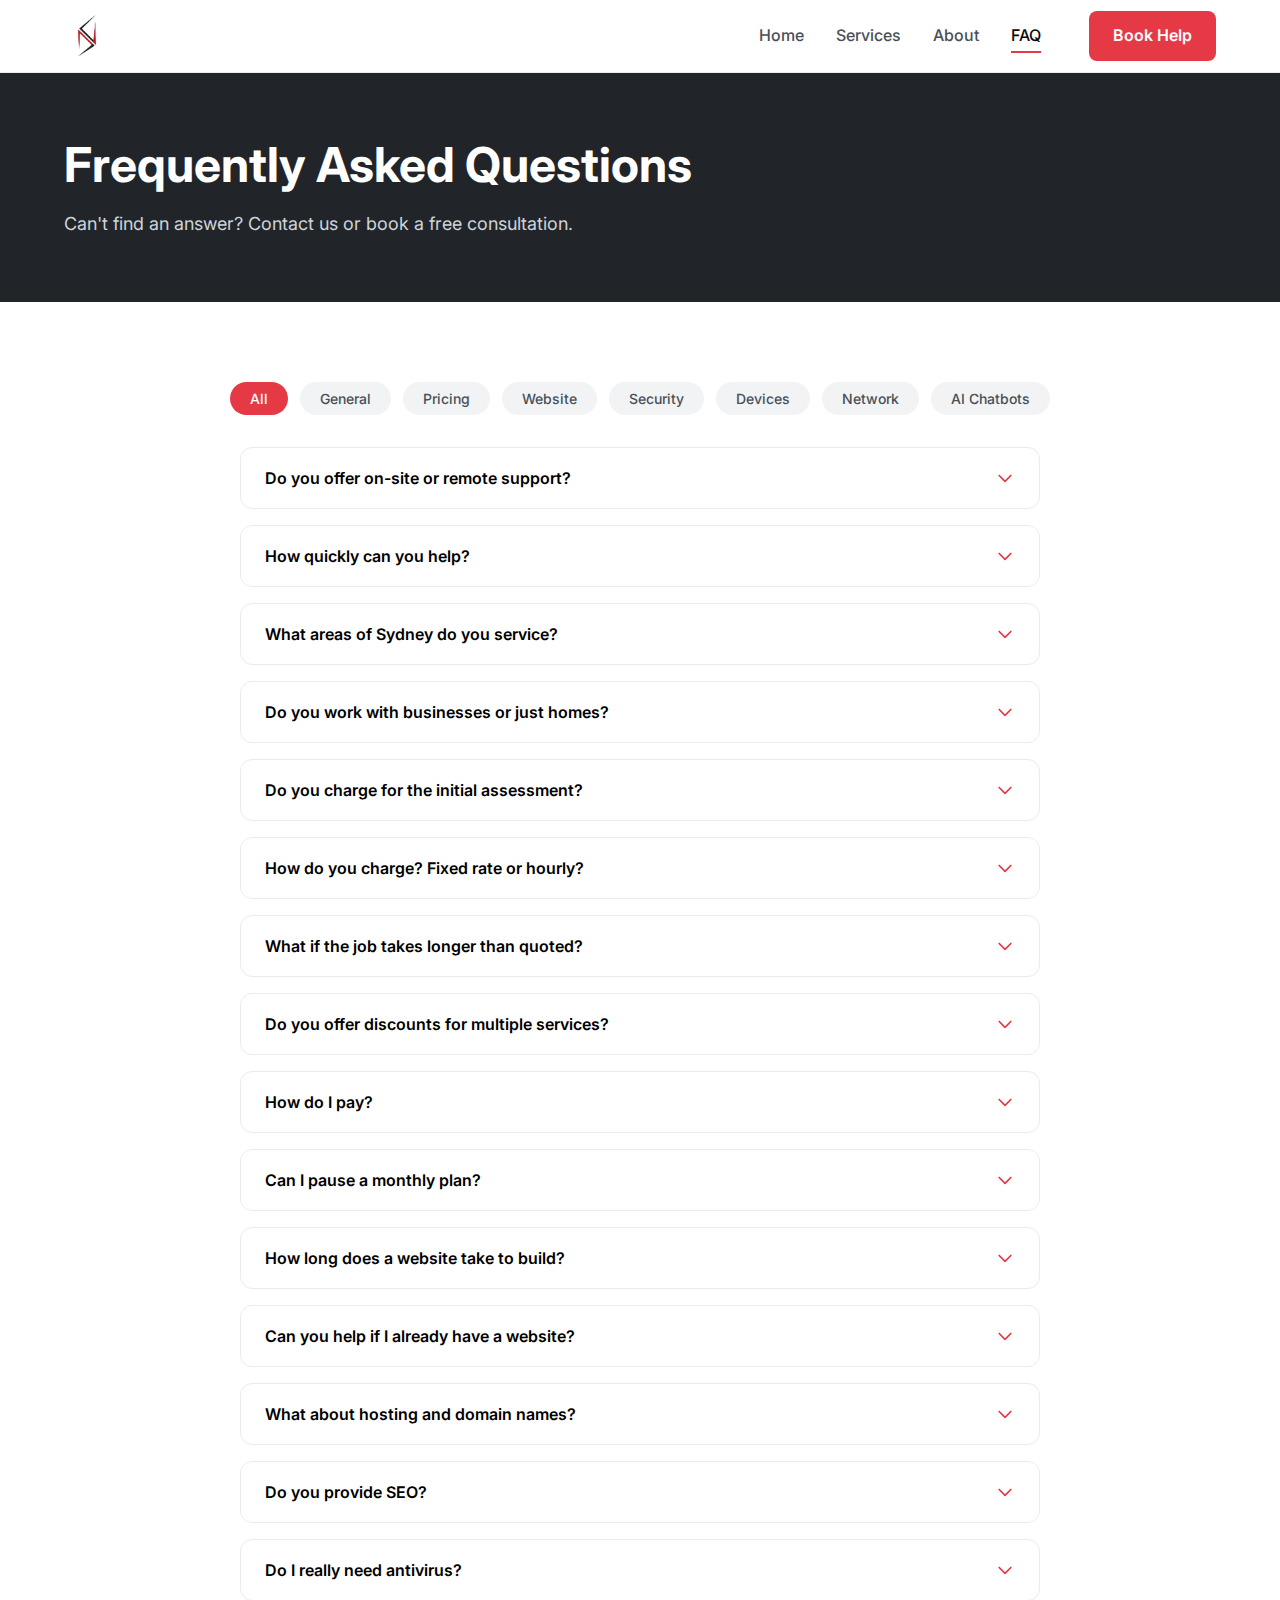
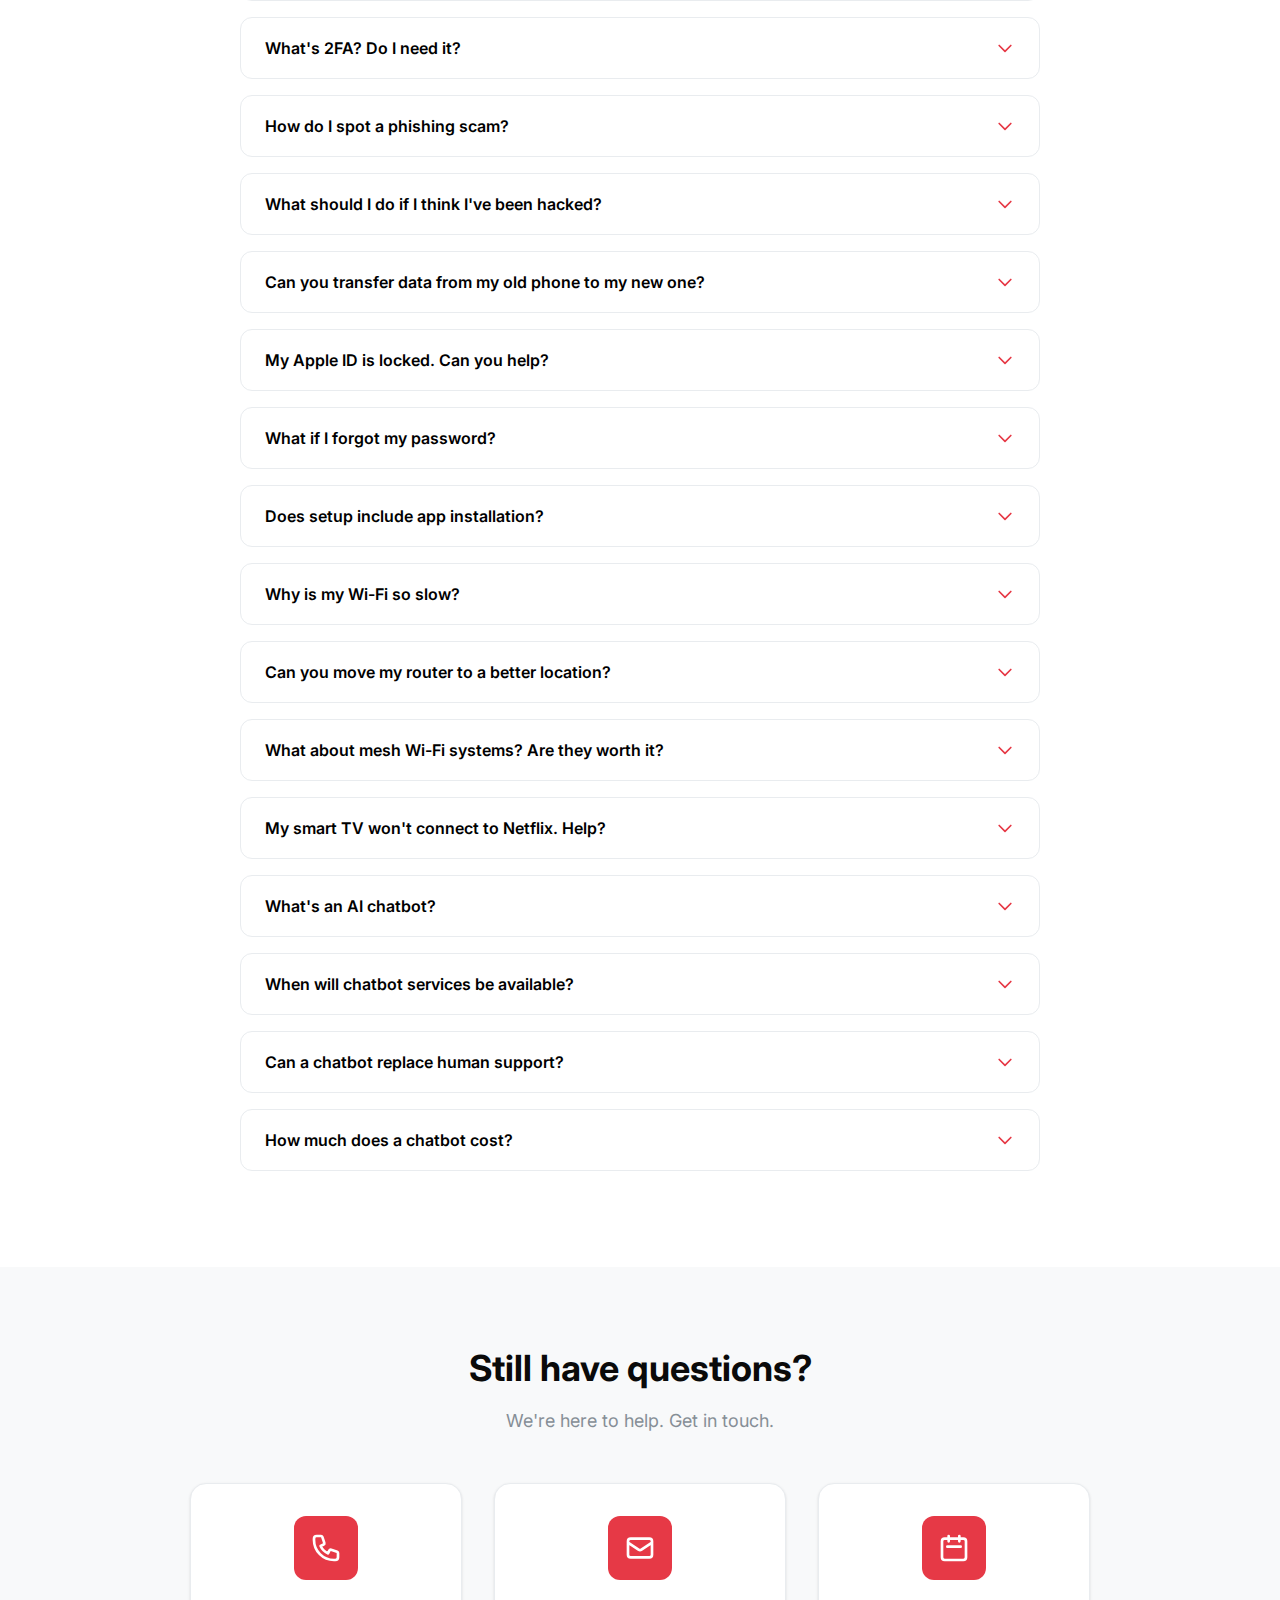
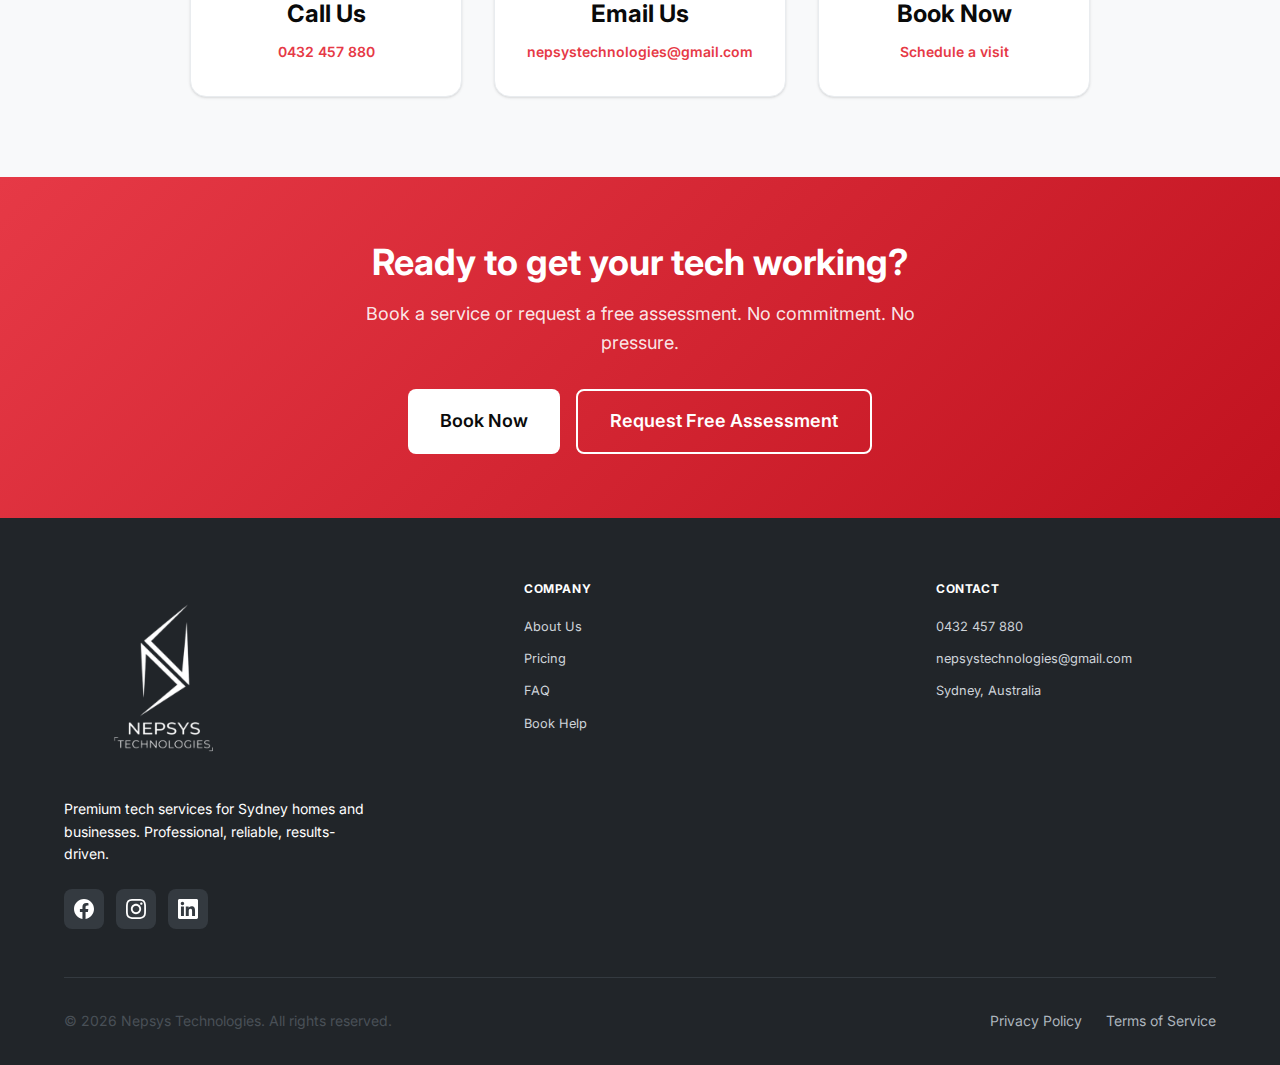
<file: faq.html>
<!DOCTYPE html>
<html lang="en">
<head>
  <meta charset="UTF-8">
  <meta name="viewport" content="width=device-width, initial-scale=1.0">
  <meta name="description" content="Frequently asked questions about Nepsys Technologies tech support services in Sydney.">
  <title>FAQ | Nepsys Technologies</title>

  <!-- Favicon -->
  <link rel="icon" type="image/svg+xml" href="assets/favicon.svg">

  <!-- Google Fonts -->
  <link rel="preconnect" href="https://fonts.googleapis.com">
  <link rel="preconnect" href="https://fonts.gstatic.com" crossorigin>
  <link href="https://fonts.googleapis.com/css2?family=Inter:wght@400;500;600;700;800&display=swap" rel="stylesheet">

  <!-- Stylesheet -->
  <link rel="stylesheet" href="css/styles.css">
</head>
<body>
  <!-- Navigation -->
  <nav class="navbar" id="navbar">
    <div class="container navbar-container">
      <a href="/" class="navbar-logo">
        <img src="assets/logo-icon.png" alt="Nepsys Technologies" style="height: 45px; width: auto;">
      </a>

      <div class="navbar-nav" id="navbarNav">
        <a href="/" class="navbar-link">Home</a>
        <a href="/services" class="navbar-link">Services</a>
        <a href="/about" class="navbar-link">About</a>
        <a href="/faq" class="navbar-link active">FAQ</a>
        <a href="/book" class="btn btn-primary navbar-cta">Book Help</a>
      </div>

      <button class="navbar-toggle" id="navbarToggle" aria-label="Toggle navigation">
        <span></span>
        <span></span>
        <span></span>
      </button>
    </div>
  </nav>

  <!-- Page Header -->
  <header class="page-header">
    <div class="container">
      <h1>Frequently Asked Questions</h1>
      <p>Can't find an answer? Contact us or book a free consultation.</p>
    </div>
  </header>

  <!-- FAQ Section -->
  <section class="section">
    <div class="container">
      <!-- Category Filters -->
      <div class="faq-categories">
        <button class="faq-category-btn active" data-category="all">All</button>
        <button class="faq-category-btn" data-category="general">General</button>
        <button class="faq-category-btn" data-category="pricing">Pricing</button>
        <button class="faq-category-btn" data-category="website">Website</button>
        <button class="faq-category-btn" data-category="security">Security</button>
        <button class="faq-category-btn" data-category="devices">Devices</button>
        <button class="faq-category-btn" data-category="network">Network</button>
        <button class="faq-category-btn" data-category="chatbot">AI Chatbots</button>
      </div>

      <!-- FAQ List -->
      <div class="faq-list">
        <!-- General Services -->
        <div class="faq-item" data-category="general">
          <button class="faq-question">
            Do you offer on-site or remote support?
            <svg xmlns="http://www.w3.org/2000/svg" fill="none" viewBox="0 0 24 24" stroke="currentColor" stroke-width="2">
              <path stroke-linecap="round" stroke-linejoin="round" d="M19 9l-7 7-7-7"/>
            </svg>
          </button>
          <div class="faq-answer">
            <p>Both. Most services are available on-site across Sydney or remotely via phone/screen share. We'll recommend the best option for your problem.</p>
          </div>
        </div>

        <div class="faq-item" data-category="general">
          <button class="faq-question">
            How quickly can you help?
            <svg xmlns="http://www.w3.org/2000/svg" fill="none" viewBox="0 0 24 24" stroke="currentColor" stroke-width="2">
              <path stroke-linecap="round" stroke-linejoin="round" d="M19 9l-7 7-7-7"/>
            </svg>
          </button>
          <div class="faq-answer">
            <p>ASAP requests are possible; we'll confirm availability when you book. We typically respond within 24 hours, often much faster.</p>
          </div>
        </div>

        <div class="faq-item" data-category="general">
          <button class="faq-question">
            What areas of Sydney do you service?
            <svg xmlns="http://www.w3.org/2000/svg" fill="none" viewBox="0 0 24 24" stroke="currentColor" stroke-width="2">
              <path stroke-linecap="round" stroke-linejoin="round" d="M19 9l-7 7-7-7"/>
            </svg>
          </button>
          <div class="faq-answer">
            <p>Greater Sydney. Travel costs are covered for most suburbs. Contact us if you're unsure about your location — we'll let you know if we can reach you.</p>
          </div>
        </div>

        <div class="faq-item" data-category="general">
          <button class="faq-question">
            Do you work with businesses or just homes?
            <svg xmlns="http://www.w3.org/2000/svg" fill="none" viewBox="0 0 24 24" stroke="currentColor" stroke-width="2">
              <path stroke-linecap="round" stroke-linejoin="round" d="M19 9l-7 7-7-7"/>
            </svg>
          </button>
          <div class="faq-answer">
            <p>Both. We help home users with personal tech needs and small businesses with IT support, websites, and digital services. Same friendly, jargon-free approach.</p>
          </div>
        </div>

        <!-- Pricing -->
        <div class="faq-item" data-category="pricing">
          <button class="faq-question">
            Do you charge for the initial assessment?
            <svg xmlns="http://www.w3.org/2000/svg" fill="none" viewBox="0 0 24 24" stroke="currentColor" stroke-width="2">
              <path stroke-linecap="round" stroke-linejoin="round" d="M19 9l-7 7-7-7"/>
            </svg>
          </button>
          <div class="faq-answer">
            <p>For on-site visits, the initial assessment is included in the service. For phone consultations before booking, the first 15 minutes are free.</p>
          </div>
        </div>

        <div class="faq-item" data-category="pricing">
          <button class="faq-question">
            How do you charge? Fixed rate or hourly?
            <svg xmlns="http://www.w3.org/2000/svg" fill="none" viewBox="0 0 24 24" stroke="currentColor" stroke-width="2">
              <path stroke-linecap="round" stroke-linejoin="round" d="M19 9l-7 7-7-7"/>
            </svg>
          </button>
          <div class="faq-answer">
            <p>Both, depending on the service. Most services have a fixed flat rate (e.g., device setup = $150-300). Some services like consultations are hourly. We always confirm pricing before starting.</p>
          </div>
        </div>

        <div class="faq-item" data-category="pricing">
          <button class="faq-question">
            What if the job takes longer than quoted?
            <svg xmlns="http://www.w3.org/2000/svg" fill="none" viewBox="0 0 24 24" stroke="currentColor" stroke-width="2">
              <path stroke-linecap="round" stroke-linejoin="round" d="M19 9l-7 7-7-7"/>
            </svg>
          </button>
          <div class="faq-answer">
            <p>We'll contact you before exceeding the quote. Pricing adjusts fairly based on actual complexity, but we always get your approval first. No surprise charges.</p>
          </div>
        </div>

        <div class="faq-item" data-category="pricing">
          <button class="faq-question">
            Do you offer discounts for multiple services?
            <svg xmlns="http://www.w3.org/2000/svg" fill="none" viewBox="0 0 24 24" stroke="currentColor" stroke-width="2">
              <path stroke-linecap="round" stroke-linejoin="round" d="M19 9l-7 7-7-7"/>
            </svg>
          </button>
          <div class="faq-answer">
            <p>Yes. We offer package discounts when bundling multiple services in one visit or when subscribing to monthly plans. Ask when you book.</p>
          </div>
        </div>

        <div class="faq-item" data-category="pricing">
          <button class="faq-question">
            How do I pay?
            <svg xmlns="http://www.w3.org/2000/svg" fill="none" viewBox="0 0 24 24" stroke="currentColor" stroke-width="2">
              <path stroke-linecap="round" stroke-linejoin="round" d="M19 9l-7 7-7-7"/>
            </svg>
          </button>
          <div class="faq-answer">
            <p>We accept cash, card (Visa, Mastercard, AMEX), and bank transfer. Payment is due after service completion.</p>
          </div>
        </div>

        <div class="faq-item" data-category="pricing">
          <button class="faq-question">
            Can I pause a monthly plan?
            <svg xmlns="http://www.w3.org/2000/svg" fill="none" viewBox="0 0 24 24" stroke="currentColor" stroke-width="2">
              <path stroke-linecap="round" stroke-linejoin="round" d="M19 9l-7 7-7-7"/>
            </svg>
          </button>
          <div class="faq-answer">
            <p>Yes. We offer a 30-day pause option once per 12-month period. Contact us to arrange.</p>
          </div>
        </div>

        <!-- Website -->
        <div class="faq-item" data-category="website">
          <button class="faq-question">
            How long does a website take to build?
            <svg xmlns="http://www.w3.org/2000/svg" fill="none" viewBox="0 0 24 24" stroke="currentColor" stroke-width="2">
              <path stroke-linecap="round" stroke-linejoin="round" d="M19 9l-7 7-7-7"/>
            </svg>
          </button>
          <div class="faq-answer">
            <p>Basic sites: 1-2 weeks. Booking/funnel sites: 2-3 weeks. Complex projects: 3-4 weeks. We confirm timelines upfront before starting.</p>
          </div>
        </div>

        <div class="faq-item" data-category="website">
          <button class="faq-question">
            Can you help if I already have a website?
            <svg xmlns="http://www.w3.org/2000/svg" fill="none" viewBox="0 0 24 24" stroke="currentColor" stroke-width="2">
              <path stroke-linecap="round" stroke-linejoin="round" d="M19 9l-7 7-7-7"/>
            </svg>
          </button>
          <div class="faq-answer">
            <p>Yes. We maintain, update, and improve existing sites. Pricing depends on scope. We can also take over maintenance from your current provider.</p>
          </div>
        </div>

        <div class="faq-item" data-category="website">
          <button class="faq-question">
            What about hosting and domain names?
            <svg xmlns="http://www.w3.org/2000/svg" fill="none" viewBox="0 0 24 24" stroke="currentColor" stroke-width="2">
              <path stroke-linecap="round" stroke-linejoin="round" d="M19 9l-7 7-7-7"/>
            </svg>
          </button>
          <div class="faq-answer">
            <p>We handle domain registration and hosting setup. We recommend affordable, reliable providers. Cost is separate from website build and discussed upfront.</p>
          </div>
        </div>

        <div class="faq-item" data-category="website">
          <button class="faq-question">
            Do you provide SEO?
            <svg xmlns="http://www.w3.org/2000/svg" fill="none" viewBox="0 0 24 24" stroke="currentColor" stroke-width="2">
              <path stroke-linecap="round" stroke-linejoin="round" d="M19 9l-7 7-7-7"/>
            </svg>
          </button>
          <div class="faq-answer">
            <p>We implement basic SEO (structure, meta tags, mobile optimisation) with every website. Full SEO campaigns can be discussed separately if needed.</p>
          </div>
        </div>

        <!-- Security -->
        <div class="faq-item" data-category="security">
          <button class="faq-question">
            Do I really need antivirus?
            <svg xmlns="http://www.w3.org/2000/svg" fill="none" viewBox="0 0 24 24" stroke="currentColor" stroke-width="2">
              <path stroke-linecap="round" stroke-linejoin="round" d="M19 9l-7 7-7-7"/>
            </svg>
          </button>
          <div class="faq-answer">
            <p>Yes. Modern threats are real — malware, ransomware, and phishing are common. A good antivirus is basic protection. We set up industry-trusted software that won't slow your device down.</p>
          </div>
        </div>

        <div class="faq-item" data-category="security">
          <button class="faq-question">
            What's 2FA? Do I need it?
            <svg xmlns="http://www.w3.org/2000/svg" fill="none" viewBox="0 0 24 24" stroke="currentColor" stroke-width="2">
              <path stroke-linecap="round" stroke-linejoin="round" d="M19 9l-7 7-7-7"/>
            </svg>
          </button>
          <div class="faq-answer">
            <p>2FA (two-factor authentication) adds a second security step when you log in. It's especially important for email, banking, and Apple/Google accounts. We set it up and teach you how it works.</p>
          </div>
        </div>

        <div class="faq-item" data-category="security">
          <button class="faq-question">
            How do I spot a phishing scam?
            <svg xmlns="http://www.w3.org/2000/svg" fill="none" viewBox="0 0 24 24" stroke="currentColor" stroke-width="2">
              <path stroke-linecap="round" stroke-linejoin="round" d="M19 9l-7 7-7-7"/>
            </svg>
          </button>
          <div class="faq-answer">
            <p>Common red flags: urgent language ("Your account will be closed!"), asking for passwords, suspicious links, too-good-to-be-true offers. We run education sessions that show you real examples.</p>
          </div>
        </div>

        <div class="faq-item" data-category="security">
          <button class="faq-question">
            What should I do if I think I've been hacked?
            <svg xmlns="http://www.w3.org/2000/svg" fill="none" viewBox="0 0 24 24" stroke="currentColor" stroke-width="2">
              <path stroke-linecap="round" stroke-linejoin="round" d="M19 9l-7 7-7-7"/>
            </svg>
          </button>
          <div class="faq-answer">
            <p>Change your password immediately. Enable 2FA. Check account activity. Contact your bank if financial data may be compromised. We can help you secure everything — contact us ASAP.</p>
          </div>
        </div>

        <!-- Devices -->
        <div class="faq-item" data-category="devices">
          <button class="faq-question">
            Can you transfer data from my old phone to my new one?
            <svg xmlns="http://www.w3.org/2000/svg" fill="none" viewBox="0 0 24 24" stroke="currentColor" stroke-width="2">
              <path stroke-linecap="round" stroke-linejoin="round" d="M19 9l-7 7-7-7"/>
            </svg>
          </button>
          <div class="faq-answer">
            <p>Yes. Photos, contacts, messages, apps — all of it. We do this safely and verify everything works before we leave. Works for iPhone, Android, and mixed transfers.</p>
          </div>
        </div>

        <div class="faq-item" data-category="devices">
          <button class="faq-question">
            My Apple ID is locked. Can you help?
            <svg xmlns="http://www.w3.org/2000/svg" fill="none" viewBox="0 0 24 24" stroke="currentColor" stroke-width="2">
              <path stroke-linecap="round" stroke-linejoin="round" d="M19 9l-7 7-7-7"/>
            </svg>
          </button>
          <div class="faq-answer">
            <p>Yes. We can help you recover it, reset your password, and reconnect all your devices. This is one of our most common requests.</p>
          </div>
        </div>

        <div class="faq-item" data-category="devices">
          <button class="faq-question">
            What if I forgot my password?
            <svg xmlns="http://www.w3.org/2000/svg" fill="none" viewBox="0 0 24 24" stroke="currentColor" stroke-width="2">
              <path stroke-linecap="round" stroke-linejoin="round" d="M19 9l-7 7-7-7"/>
            </svg>
          </button>
          <div class="faq-answer">
            <p>We can reset it and help you set up a password manager so you don't forget again. We'll also set up backup recovery options (like 2FA and backup codes).</p>
          </div>
        </div>

        <div class="faq-item" data-category="devices">
          <button class="faq-question">
            Does setup include app installation?
            <svg xmlns="http://www.w3.org/2000/svg" fill="none" viewBox="0 0 24 24" stroke="currentColor" stroke-width="2">
              <path stroke-linecap="round" stroke-linejoin="round" d="M19 9l-7 7-7-7"/>
            </svg>
          </button>
          <div class="faq-answer">
            <p>Yes. We install apps you need, configure them, and show you how to use them. If you have specific apps in mind, just let us know when you book.</p>
          </div>
        </div>

        <!-- Network -->
        <div class="faq-item" data-category="network">
          <button class="faq-question">
            Why is my Wi-Fi so slow?
            <svg xmlns="http://www.w3.org/2000/svg" fill="none" viewBox="0 0 24 24" stroke="currentColor" stroke-width="2">
              <path stroke-linecap="round" stroke-linejoin="round" d="M19 9l-7 7-7-7"/>
            </svg>
          </button>
          <div class="faq-answer">
            <p>Common causes: router too far away, interference from walls or other devices, too many devices connected, outdated router, wrong channel settings. We diagnose and fix all of these.</p>
          </div>
        </div>

        <div class="faq-item" data-category="network">
          <button class="faq-question">
            Can you move my router to a better location?
            <svg xmlns="http://www.w3.org/2000/svg" fill="none" viewBox="0 0 24 24" stroke="currentColor" stroke-width="2">
              <path stroke-linecap="round" stroke-linejoin="round" d="M19 9l-7 7-7-7"/>
            </svg>
          </button>
          <div class="faq-answer">
            <p>Yes, if it's an on-site visit. We'll test the signal strength throughout your space and recommend the best placement for coverage.</p>
          </div>
        </div>

        <div class="faq-item" data-category="network">
          <button class="faq-question">
            What about mesh Wi-Fi systems? Are they worth it?
            <svg xmlns="http://www.w3.org/2000/svg" fill="none" viewBox="0 0 24 24" stroke="currentColor" stroke-width="2">
              <path stroke-linecap="round" stroke-linejoin="round" d="M19 9l-7 7-7-7"/>
            </svg>
          </button>
          <div class="faq-answer">
            <p>Depends on your home size and layout. For larger homes or multi-story buildings, mesh systems can help. We can assess your needs and recommend if it's worth the investment.</p>
          </div>
        </div>

        <div class="faq-item" data-category="network">
          <button class="faq-question">
            My smart TV won't connect to Netflix. Help?
            <svg xmlns="http://www.w3.org/2000/svg" fill="none" viewBox="0 0 24 24" stroke="currentColor" stroke-width="2">
              <path stroke-linecap="round" stroke-linejoin="round" d="M19 9l-7 7-7-7"/>
            </svg>
          </button>
          <div class="faq-answer">
            <p>Yes. We'll troubleshoot the connection, app, account login, or network issues. If needed, we can recommend streaming alternatives too.</p>
          </div>
        </div>

        <!-- AI Chatbots -->
        <div class="faq-item" data-category="chatbot">
          <button class="faq-question">
            What's an AI chatbot?
            <svg xmlns="http://www.w3.org/2000/svg" fill="none" viewBox="0 0 24 24" stroke="currentColor" stroke-width="2">
              <path stroke-linecap="round" stroke-linejoin="round" d="M19 9l-7 7-7-7"/>
            </svg>
          </button>
          <div class="faq-answer">
            <p>A chatbot uses artificial intelligence to answer customer questions automatically, 24/7. Great for FAQs, appointment reminders, and lead capture. Think of it as a virtual assistant for your website.</p>
          </div>
        </div>

        <div class="faq-item" data-category="chatbot">
          <button class="faq-question">
            When will chatbot services be available?
            <svg xmlns="http://www.w3.org/2000/svg" fill="none" viewBox="0 0 24 24" stroke="currentColor" stroke-width="2">
              <path stroke-linecap="round" stroke-linejoin="round" d="M19 9l-7 7-7-7"/>
            </svg>
          </button>
          <div class="faq-answer">
            <p>We're launching AI chatbot services in Q1 2026. Join our waitlist to be notified when they're available and get early access pricing.</p>
          </div>
        </div>

        <div class="faq-item" data-category="chatbot">
          <button class="faq-question">
            Can a chatbot replace human support?
            <svg xmlns="http://www.w3.org/2000/svg" fill="none" viewBox="0 0 24 24" stroke="currentColor" stroke-width="2">
              <path stroke-linecap="round" stroke-linejoin="round" d="M19 9l-7 7-7-7"/>
            </svg>
          </button>
          <div class="faq-answer">
            <p>No. Chatbots handle routine questions and capture leads. Complex issues escalate to you. It's a time-saver, not a replacement for human connection.</p>
          </div>
        </div>

        <div class="faq-item" data-category="chatbot">
          <button class="faq-question">
            How much does a chatbot cost?
            <svg xmlns="http://www.w3.org/2000/svg" fill="none" viewBox="0 0 24 24" stroke="currentColor" stroke-width="2">
              <path stroke-linecap="round" stroke-linejoin="round" d="M19 9l-7 7-7-7"/>
            </svg>
          </button>
          <div class="faq-answer">
            <p>Starting at a monthly subscription for basic FAQ bots. Pricing scales with features and conversation volume. Contact us for details or join our waitlist.</p>
          </div>
        </div>
      </div>
    </div>
  </section>

  <!-- Still Have Questions -->
  <section class="section section-gray">
    <div class="container">
      <div class="section-header">
        <h2>Still have questions?</h2>
        <p>We're here to help. Get in touch.</p>
      </div>

      <div style="display: grid; grid-template-columns: repeat(3, 1fr); gap: 32px; max-width: 900px; margin: 0 auto;">
        <div class="value-card">
          <div class="value-card-icon">
            <svg xmlns="http://www.w3.org/2000/svg" fill="none" viewBox="0 0 24 24" stroke="currentColor" stroke-width="2">
              <path stroke-linecap="round" stroke-linejoin="round" d="M3 5a2 2 0 012-2h3.28a1 1 0 01.948.684l1.498 4.493a1 1 0 01-.502 1.21l-2.257 1.13a11.042 11.042 0 005.516 5.516l1.13-2.257a1 1 0 011.21-.502l4.493 1.498a1 1 0 01.684.949V19a2 2 0 01-2 2h-1C9.716 21 3 14.284 3 6V5z"/>
            </svg>
          </div>
          <h3>Call Us</h3>
          <p><a href="tel:+61432457880" style="color: var(--color-red); font-weight: 600;">0432 457 880</a></p>
        </div>

        <div class="value-card">
          <div class="value-card-icon">
            <svg xmlns="http://www.w3.org/2000/svg" fill="none" viewBox="0 0 24 24" stroke="currentColor" stroke-width="2">
              <path stroke-linecap="round" stroke-linejoin="round" d="M3 8l7.89 5.26a2 2 0 002.22 0L21 8M5 19h14a2 2 0 002-2V7a2 2 0 00-2-2H5a2 2 0 00-2 2v10a2 2 0 002 2z"/>
            </svg>
          </div>
          <h3>Email Us</h3>
          <p><a href="mailto:nepsystechnologies@gmail.com" style="color: var(--color-red); font-weight: 600;">nepsystechnologies@gmail.com</a></p>
        </div>

        <div class="value-card">
          <div class="value-card-icon">
            <svg xmlns="http://www.w3.org/2000/svg" fill="none" viewBox="0 0 24 24" stroke="currentColor" stroke-width="2">
              <path stroke-linecap="round" stroke-linejoin="round" d="M8 7V3m8 4V3m-9 8h10M5 21h14a2 2 0 002-2V7a2 2 0 00-2-2H5a2 2 0 00-2 2v12a2 2 0 002 2z"/>
            </svg>
          </div>
          <h3>Book Now</h3>
          <p><a href="/book" style="color: var(--color-red); font-weight: 600;">Schedule a visit</a></p>
        </div>
      </div>
    </div>
  </section>

  <!-- CTA Section -->
  <section class="cta-section">
    <div class="container">
      <h2>Ready to get your tech working?</h2>
      <p>Book a service or request a free assessment. No commitment. No pressure.</p>
      <div class="cta-buttons">
        <a href="/book" class="btn btn-white btn-lg">Book Now</a>
        <a href="/book?assessment=true" class="btn btn-outline btn-lg" style="border-color: white; color: white;">Request Free Assessment</a>
      </div>
    </div>
  </section>

  <!-- Footer -->
  <footer class="footer">
    <div class="container">
      <div class="footer-grid">
        <div class="footer-brand">
          <div class="footer-logo">
            <img src="assets/logo-full.png" alt="Nepsys Technologies" style="height: 200px; width: auto; filter: brightness(0) invert(1);">
          </div>
          <p style="margin-top: 16px; color: white;">Premium tech services for Sydney homes and businesses. Professional, reliable, results-driven.</p>
          <div class="footer-social">
            <a href="#" aria-label="Facebook">
              <svg xmlns="http://www.w3.org/2000/svg" width="20" height="20" viewBox="0 0 24 24" fill="currentColor">
                <path d="M24 12.073c0-6.627-5.373-12-12-12s-12 5.373-12 12c0 5.99 4.388 10.954 10.125 11.854v-8.385H7.078v-3.47h3.047V9.43c0-3.007 1.792-4.669 4.533-4.669 1.312 0 2.686.235 2.686.235v2.953H15.83c-1.491 0-1.956.925-1.956 1.874v2.25h3.328l-.532 3.47h-2.796v8.385C19.612 23.027 24 18.062 24 12.073z"/>
              </svg>
            </a>
            <a href="#" aria-label="Instagram">
              <svg xmlns="http://www.w3.org/2000/svg" width="20" height="20" viewBox="0 0 24 24" fill="currentColor">
                <path d="M12 2.163c3.204 0 3.584.012 4.85.07 3.252.148 4.771 1.691 4.919 4.919.058 1.265.069 1.645.069 4.849 0 3.205-.012 3.584-.069 4.849-.149 3.225-1.664 4.771-4.919 4.919-1.266.058-1.644.07-4.85.07-3.204 0-3.584-.012-4.849-.07-3.26-.149-4.771-1.699-4.919-4.92-.058-1.265-.07-1.644-.07-4.849 0-3.204.013-3.583.07-4.849.149-3.227 1.664-4.771 4.919-4.919 1.266-.057 1.645-.069 4.849-.069zm0-2.163c-3.259 0-3.667.014-4.947.072-4.358.2-6.78 2.618-6.98 6.98-.059 1.281-.073 1.689-.073 4.948 0 3.259.014 3.668.072 4.948.2 4.358 2.618 6.78 6.98 6.98 1.281.058 1.689.072 4.948.072 3.259 0 3.668-.014 4.948-.072 4.354-.2 6.782-2.618 6.979-6.98.059-1.28.073-1.689.073-4.948 0-3.259-.014-3.667-.072-4.947-.196-4.354-2.617-6.78-6.979-6.98-1.281-.059-1.69-.073-4.949-.073zm0 5.838c-3.403 0-6.162 2.759-6.162 6.162s2.759 6.163 6.162 6.163 6.162-2.759 6.162-6.163c0-3.403-2.759-6.162-6.162-6.162zm0 10.162c-2.209 0-4-1.79-4-4 0-2.209 1.791-4 4-4s4 1.791 4 4c0 2.21-1.791 4-4 4zm6.406-11.845c-.796 0-1.441.645-1.441 1.44s.645 1.44 1.441 1.44c.795 0 1.439-.645 1.439-1.44s-.644-1.44-1.439-1.44z"/>
              </svg>
            </a>
            <a href="#" aria-label="LinkedIn">
              <svg xmlns="http://www.w3.org/2000/svg" width="20" height="20" viewBox="0 0 24 24" fill="currentColor">
                <path d="M20.447 20.452h-3.554v-5.569c0-1.328-.027-3.037-1.852-3.037-1.853 0-2.136 1.445-2.136 2.939v5.667H9.351V9h3.414v1.561h.046c.477-.9 1.637-1.85 3.37-1.85 3.601 0 4.267 2.37 4.267 5.455v6.286zM5.337 7.433c-1.144 0-2.063-.926-2.063-2.065 0-1.138.92-2.063 2.063-2.063 1.14 0 2.064.925 2.064 2.063 0 1.139-.925 2.065-2.064 2.065zm1.782 13.019H3.555V9h3.564v11.452zM22.225 0H1.771C.792 0 0 .774 0 1.729v20.542C0 23.227.792 24 1.771 24h20.451C23.2 24 24 23.227 24 22.271V1.729C24 .774 23.2 0 22.222 0h.003z"/>
              </svg>
            </a>
          </div>
        </div>

        <div class="footer-column">
          <h4>Company</h4>
          <ul>
            <li><a href="/about">About Us</a></li>
            <li><a href="/pricing">Pricing</a></li>
            <li><a href="/faq">FAQ</a></li>
            <li><a href="/book">Book Help</a></li>
          </ul>
        </div>

        <div class="footer-column">
          <h4>Contact</h4>
          <ul>
            <li><a href="tel:+61432457880">0432 457 880</a></li>
            <li><a href="mailto:nepsystechnologies@gmail.com">nepsystechnologies@gmail.com</a></li>
            <li>Sydney, Australia</li>
          </ul>
        </div>
      </div>

      <div class="footer-bottom">
        <p>&copy; 2026 Nepsys Technologies. All rights reserved.</p>
        <div class="footer-legal">
          <a href="#">Privacy Policy</a>
          <a href="#">Terms of Service</a>
        </div>
      </div>
    </div>
  </footer>

  <!-- Scroll to Top Button -->
  <button class="scroll-top" id="scrollTop" aria-label="Scroll to top">
    <svg xmlns="http://www.w3.org/2000/svg" fill="none" viewBox="0 0 24 24" stroke="currentColor" stroke-width="2">
      <path stroke-linecap="round" stroke-linejoin="round" d="M5 10l7-7m0 0l7 7m-7-7v18"/>
    </svg>
  </button>

  <!-- JavaScript -->
  <script src="js/main.js"></script>

  <style>
    @media (max-width: 768px) {
      section > .container > div[style*="grid-template-columns: repeat(3"] {
        grid-template-columns: 1fr !important;
      }
    }
  </style>
</body>
</html>
</file>
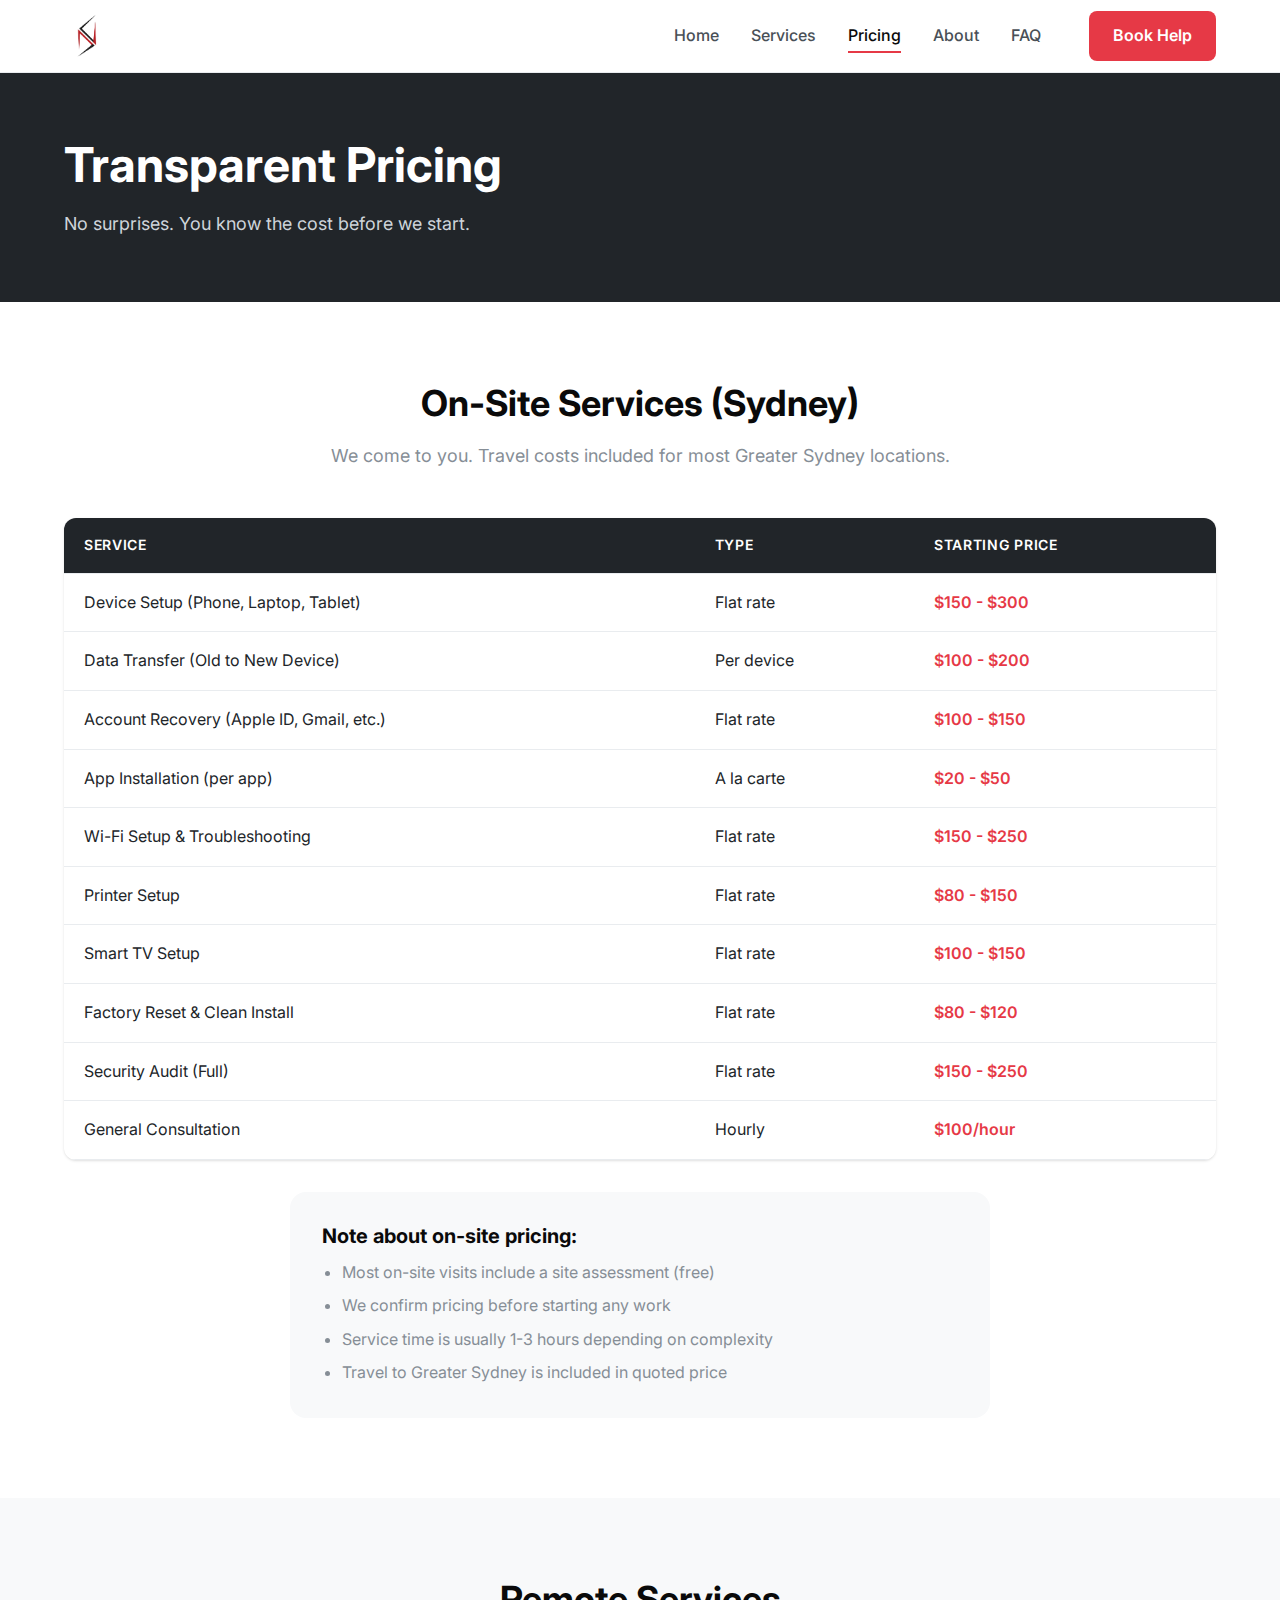
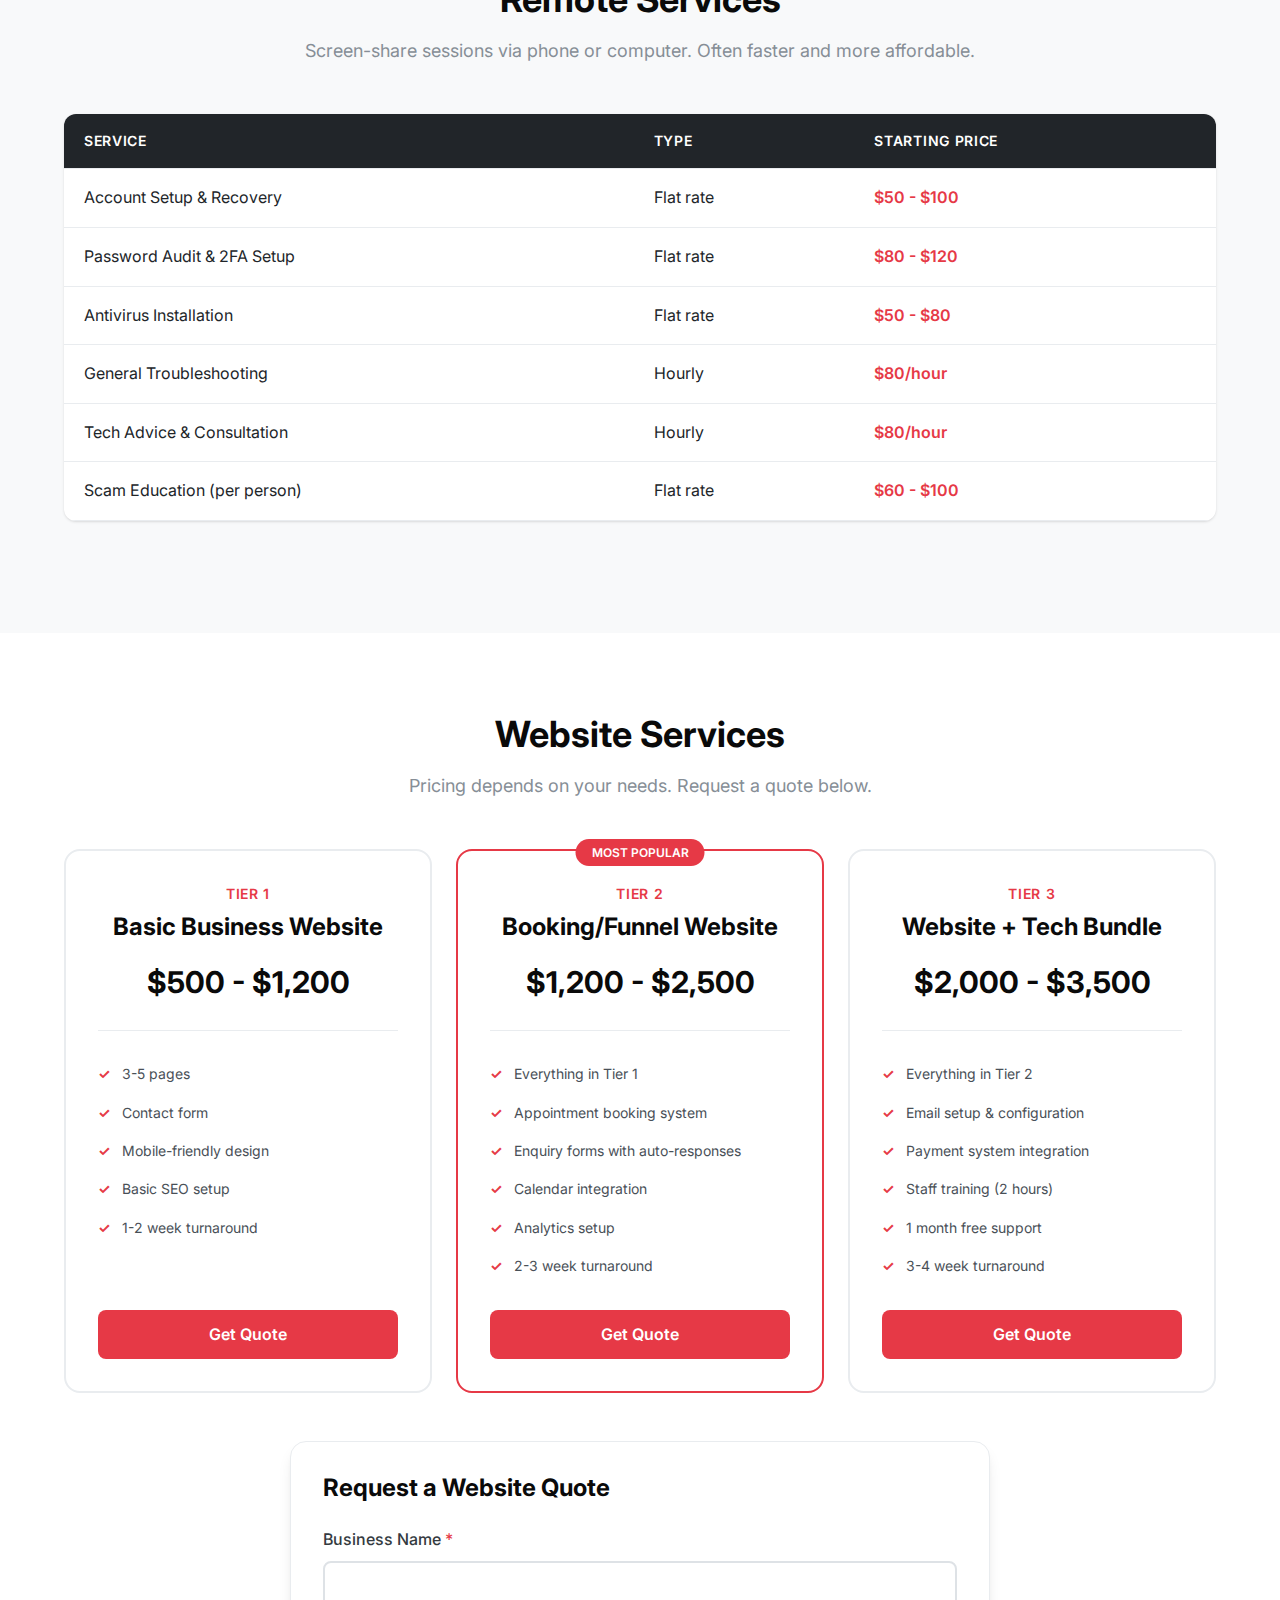
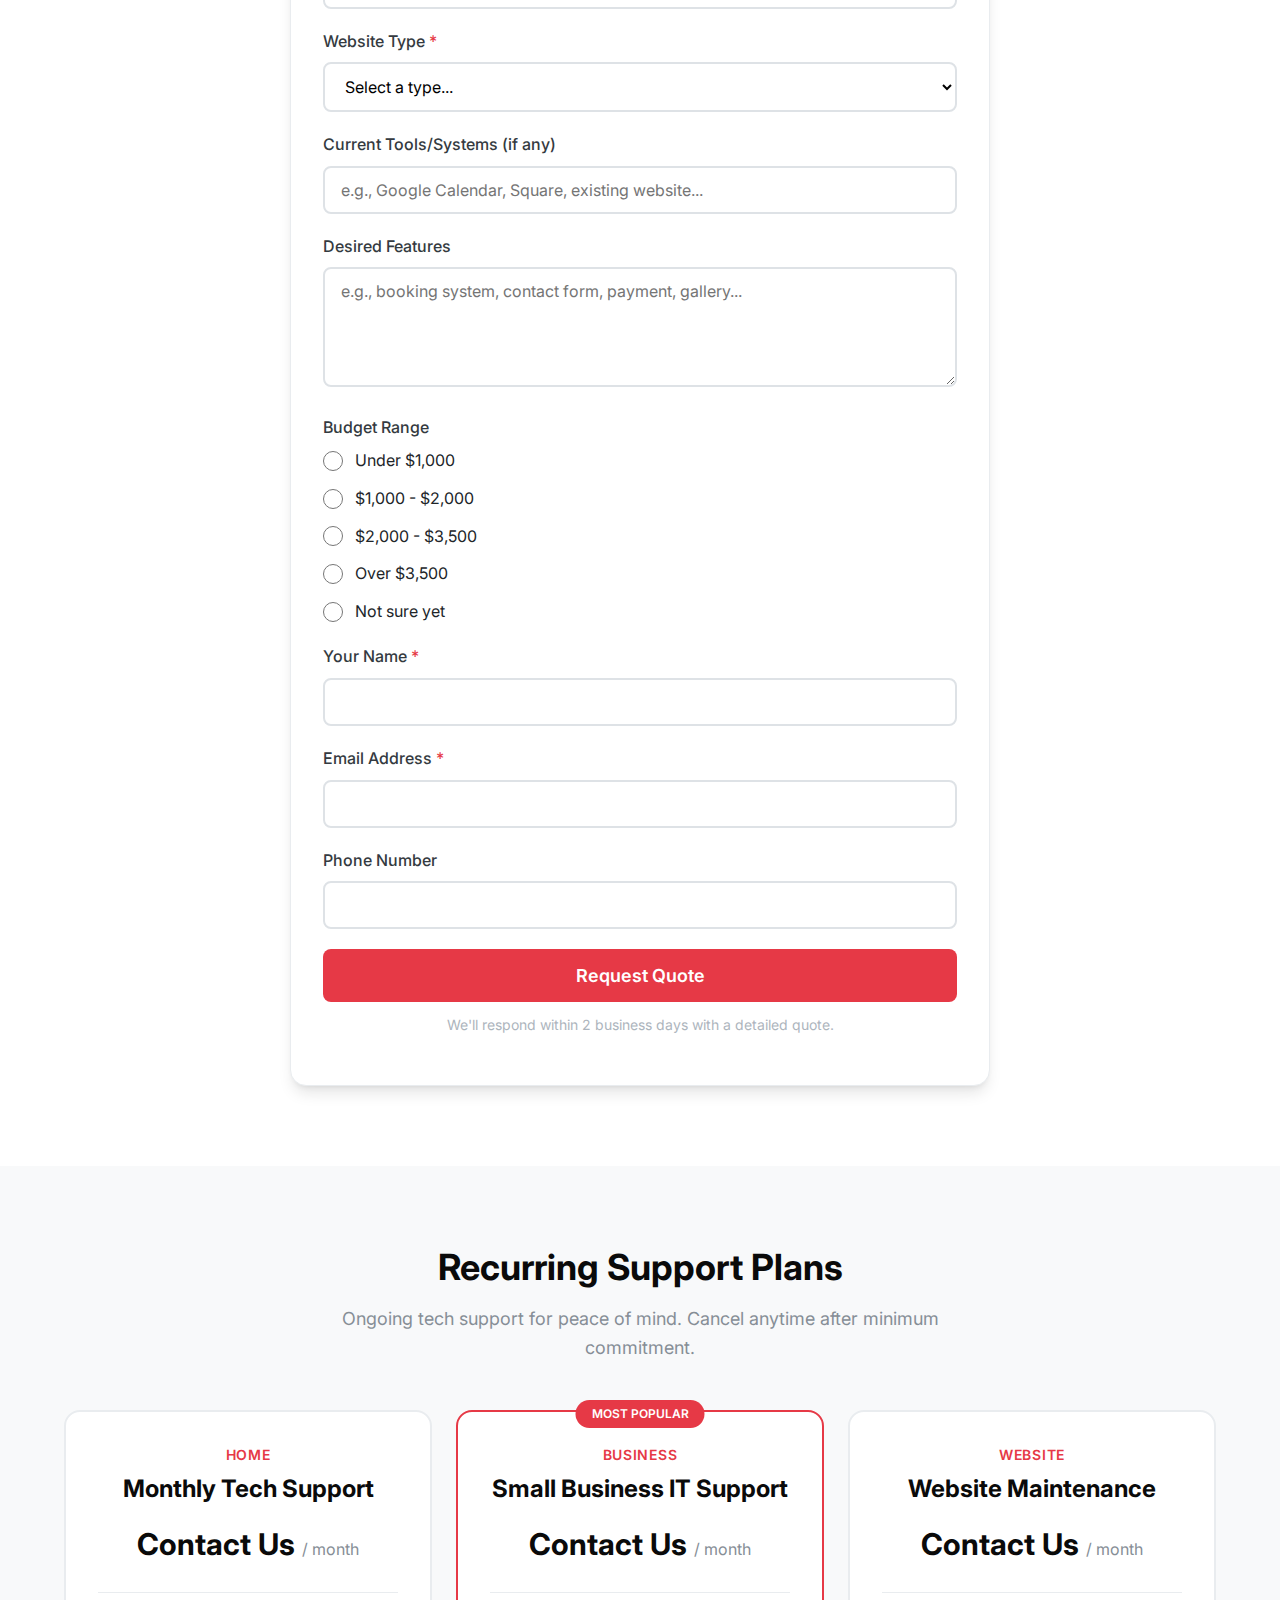
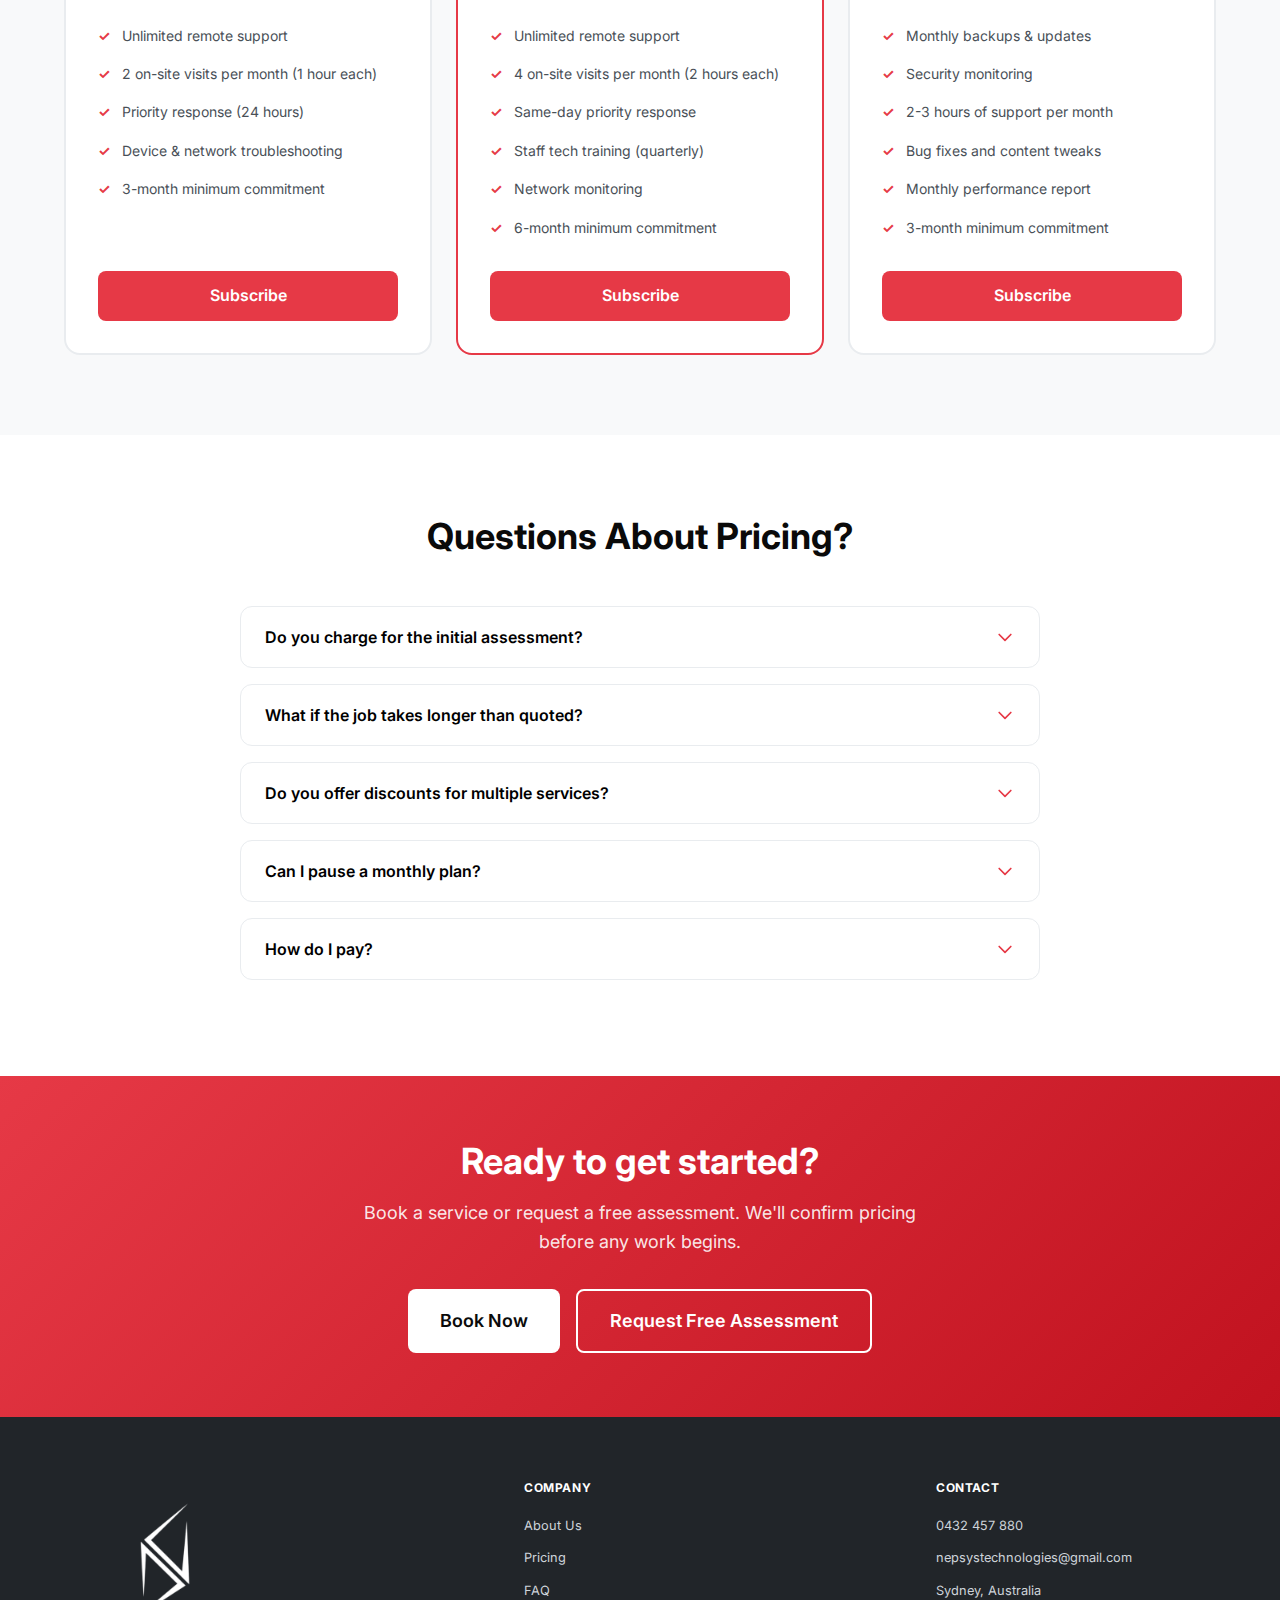
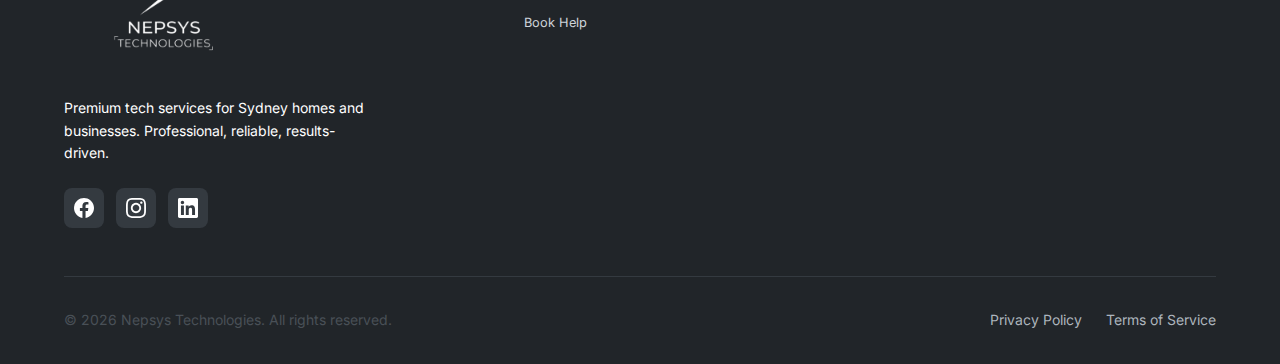
<file: pricing.html>
<!DOCTYPE html>
<html lang="en">
<head>
  <meta charset="UTF-8">
  <meta name="viewport" content="width=device-width, initial-scale=1.0">
  <meta name="description" content="Nepsys Technologies pricing - Transparent rates for tech support, device setup, cybersecurity, and website services in Sydney.">
  <title>Pricing | Nepsys Technologies</title>

  <!-- Favicon -->
  <link rel="icon" type="image/svg+xml" href="assets/favicon.svg">

  <!-- Google Fonts -->
  <link rel="preconnect" href="https://fonts.googleapis.com">
  <link rel="preconnect" href="https://fonts.gstatic.com" crossorigin>
  <link href="https://fonts.googleapis.com/css2?family=Inter:wght@400;500;600;700;800&display=swap" rel="stylesheet">

  <!-- Stylesheet -->
  <link rel="stylesheet" href="css/styles.css">
</head>
<body>
  <!-- Navigation -->
  <nav class="navbar" id="navbar">
    <div class="container navbar-container">
      <a href="/" class="navbar-logo">
        <img src="assets/logo-icon.png" alt="Nepsys Technologies" style="height: 45px; width: auto;">
      </a>

      <div class="navbar-nav" id="navbarNav">
        <a href="/" class="navbar-link">Home</a>
        <a href="/services" class="navbar-link">Services</a>
        <a href="/pricing" class="navbar-link active">Pricing</a>
        <a href="/about" class="navbar-link">About</a>
        <a href="/faq" class="navbar-link">FAQ</a>
        <a href="/book" class="btn btn-primary navbar-cta">Book Help</a>
      </div>

      <button class="navbar-toggle" id="navbarToggle" aria-label="Toggle navigation">
        <span></span>
        <span></span>
        <span></span>
      </button>
    </div>
  </nav>

  <!-- Page Header -->
  <header class="page-header">
    <div class="container">
      <h1>Transparent Pricing</h1>
      <p>No surprises. You know the cost before we start.</p>
    </div>
  </header>

  <!-- On-Site Services Pricing -->
  <section class="section">
    <div class="container">
      <div class="section-header">
        <h2>On-Site Services (Sydney)</h2>
        <p>We come to you. Travel costs included for most Greater Sydney locations.</p>
      </div>

      <table class="pricing-table">
        <thead>
          <tr>
            <th>Service</th>
            <th>Type</th>
            <th>Starting Price</th>
          </tr>
        </thead>
        <tbody>
          <tr>
            <td>Device Setup (Phone, Laptop, Tablet)</td>
            <td>Flat rate</td>
            <td>$150 - $300</td>
          </tr>
          <tr>
            <td>Data Transfer (Old to New Device)</td>
            <td>Per device</td>
            <td>$100 - $200</td>
          </tr>
          <tr>
            <td>Account Recovery (Apple ID, Gmail, etc.)</td>
            <td>Flat rate</td>
            <td>$100 - $150</td>
          </tr>
          <tr>
            <td>App Installation (per app)</td>
            <td>A la carte</td>
            <td>$20 - $50</td>
          </tr>
          <tr>
            <td>Wi-Fi Setup & Troubleshooting</td>
            <td>Flat rate</td>
            <td>$150 - $250</td>
          </tr>
          <tr>
            <td>Printer Setup</td>
            <td>Flat rate</td>
            <td>$80 - $150</td>
          </tr>
          <tr>
            <td>Smart TV Setup</td>
            <td>Flat rate</td>
            <td>$100 - $150</td>
          </tr>
          <tr>
            <td>Factory Reset & Clean Install</td>
            <td>Flat rate</td>
            <td>$80 - $120</td>
          </tr>
          <tr>
            <td>Security Audit (Full)</td>
            <td>Flat rate</td>
            <td>$150 - $250</td>
          </tr>
          <tr>
            <td>General Consultation</td>
            <td>Hourly</td>
            <td>$100/hour</td>
          </tr>
        </tbody>
      </table>

      <div class="book-info" style="max-width: 700px; margin: 0 auto;">
        <h4 style="margin-bottom: 12px;">Note about on-site pricing:</h4>
        <ul style="padding-left: 20px; color: var(--color-gray-600);">
          <li style="margin-bottom: 8px; list-style: disc;">Most on-site visits include a site assessment (free)</li>
          <li style="margin-bottom: 8px; list-style: disc;">We confirm pricing before starting any work</li>
          <li style="margin-bottom: 8px; list-style: disc;">Service time is usually 1-3 hours depending on complexity</li>
          <li style="list-style: disc;">Travel to Greater Sydney is included in quoted price</li>
        </ul>
      </div>
    </div>
  </section>

  <!-- Remote Services Pricing -->
  <section class="section section-gray">
    <div class="container">
      <div class="section-header">
        <h2>Remote Services</h2>
        <p>Screen-share sessions via phone or computer. Often faster and more affordable.</p>
      </div>

      <table class="pricing-table">
        <thead>
          <tr>
            <th>Service</th>
            <th>Type</th>
            <th>Starting Price</th>
          </tr>
        </thead>
        <tbody>
          <tr>
            <td>Account Setup & Recovery</td>
            <td>Flat rate</td>
            <td>$50 - $100</td>
          </tr>
          <tr>
            <td>Password Audit & 2FA Setup</td>
            <td>Flat rate</td>
            <td>$80 - $120</td>
          </tr>
          <tr>
            <td>Antivirus Installation</td>
            <td>Flat rate</td>
            <td>$50 - $80</td>
          </tr>
          <tr>
            <td>General Troubleshooting</td>
            <td>Hourly</td>
            <td>$80/hour</td>
          </tr>
          <tr>
            <td>Tech Advice & Consultation</td>
            <td>Hourly</td>
            <td>$80/hour</td>
          </tr>
          <tr>
            <td>Scam Education (per person)</td>
            <td>Flat rate</td>
            <td>$60 - $100</td>
          </tr>
        </tbody>
      </table>
    </div>
  </section>

  <!-- Website Services Pricing -->
  <section class="section" id="website-pricing">
    <div class="container">
      <div class="section-header">
        <h2>Website Services</h2>
        <p>Pricing depends on your needs. Request a quote below.</p>
      </div>

      <div class="pricing-grid">
        <div class="pricing-card">
          <div class="pricing-card-header">
            <div class="pricing-card-tier">Tier 1</div>
            <h3>Basic Business Website</h3>
            <div class="pricing-card-price">$500 - $1,200</div>
          </div>
          <ul>
            <li>3-5 pages</li>
            <li>Contact form</li>
            <li>Mobile-friendly design</li>
            <li>Basic SEO setup</li>
            <li>1-2 week turnaround</li>
          </ul>
          <a href="book.html?service=website-basic" class="btn btn-primary btn-full">Get Quote</a>
        </div>

        <div class="pricing-card featured">
          <div class="pricing-card-header">
            <div class="pricing-card-tier">Tier 2</div>
            <h3>Booking/Funnel Website</h3>
            <div class="pricing-card-price">$1,200 - $2,500</div>
          </div>
          <ul>
            <li>Everything in Tier 1</li>
            <li>Appointment booking system</li>
            <li>Enquiry forms with auto-responses</li>
            <li>Calendar integration</li>
            <li>Analytics setup</li>
            <li>2-3 week turnaround</li>
          </ul>
          <a href="book.html?service=website-funnel" class="btn btn-primary btn-full">Get Quote</a>
        </div>

        <div class="pricing-card">
          <div class="pricing-card-header">
            <div class="pricing-card-tier">Tier 3</div>
            <h3>Website + Tech Bundle</h3>
            <div class="pricing-card-price">$2,000 - $3,500</div>
          </div>
          <ul>
            <li>Everything in Tier 2</li>
            <li>Email setup & configuration</li>
            <li>Payment system integration</li>
            <li>Staff training (2 hours)</li>
            <li>1 month free support</li>
            <li>3-4 week turnaround</li>
          </ul>
          <a href="book.html?service=website-bundle" class="btn btn-primary btn-full">Get Quote</a>
        </div>
      </div>

      <!-- Website Quote Form -->
      <div class="book-form" style="max-width: 700px; margin: 48px auto 0;">
        <h3 style="margin-bottom: 24px;">Request a Website Quote</h3>
        <form id="websiteQuoteForm" action="#" method="POST">
          <div class="form-group">
            <label class="form-label" for="businessName">Business Name <span>*</span></label>
            <input type="text" id="businessName" name="businessName" class="form-input" required>
          </div>

          <div class="form-group">
            <label class="form-label" for="websiteType">Website Type <span>*</span></label>
            <select id="websiteType" name="websiteType" class="form-select" required>
              <option value="">Select a type...</option>
              <option value="basic">Basic Business Website ($500-$1,200)</option>
              <option value="funnel">Booking/Funnel Website ($1,200-$2,500)</option>
              <option value="bundle">Website + Tech Bundle ($2,000-$3,500)</option>
              <option value="custom">Custom / Not Sure</option>
            </select>
          </div>

          <div class="form-group">
            <label class="form-label" for="currentTools">Current Tools/Systems (if any)</label>
            <input type="text" id="currentTools" name="currentTools" class="form-input" placeholder="e.g., Google Calendar, Square, existing website...">
          </div>

          <div class="form-group">
            <label class="form-label" for="desiredFeatures">Desired Features</label>
            <textarea id="desiredFeatures" name="desiredFeatures" class="form-textarea" placeholder="e.g., booking system, contact form, payment, gallery..."></textarea>
          </div>

          <div class="form-group">
            <label class="form-label">Budget Range</label>
            <div class="form-radio-group">
              <label class="form-radio">
                <input type="radio" name="budget" value="under-1000">
                Under $1,000
              </label>
              <label class="form-radio">
                <input type="radio" name="budget" value="1000-2000">
                $1,000 - $2,000
              </label>
              <label class="form-radio">
                <input type="radio" name="budget" value="2000-3500">
                $2,000 - $3,500
              </label>
              <label class="form-radio">
                <input type="radio" name="budget" value="over-3500">
                Over $3,500
              </label>
              <label class="form-radio">
                <input type="radio" name="budget" value="not-sure">
                Not sure yet
              </label>
            </div>
          </div>

          <div class="form-group">
            <label class="form-label" for="contactName">Your Name <span>*</span></label>
            <input type="text" id="contactName" name="contactName" class="form-input" required>
          </div>

          <div class="form-group">
            <label class="form-label" for="contactEmail">Email Address <span>*</span></label>
            <input type="email" id="contactEmail" name="contactEmail" class="form-input" required>
          </div>

          <div class="form-group">
            <label class="form-label" for="contactPhone">Phone Number</label>
            <input type="tel" id="contactPhone" name="contactPhone" class="form-input">
          </div>

          <button type="submit" class="btn btn-primary btn-lg btn-full">Request Quote</button>
          <p class="form-hint" style="text-align: center; margin-top: 12px;">We'll respond within 2 business days with a detailed quote.</p>
        </form>
      </div>
    </div>
  </section>

  <!-- Recurring Support Plans -->
  <section class="section section-gray">
    <div class="container">
      <div class="section-header">
        <h2>Recurring Support Plans</h2>
        <p>Ongoing tech support for peace of mind. Cancel anytime after minimum commitment.</p>
      </div>

      <div class="pricing-grid">
        <div class="pricing-card">
          <div class="pricing-card-header">
            <div class="pricing-card-tier">Home</div>
            <h3>Monthly Tech Support</h3>
            <div class="pricing-card-price">Contact Us <span>/ month</span></div>
          </div>
          <ul>
            <li>Unlimited remote support</li>
            <li>2 on-site visits per month (1 hour each)</li>
            <li>Priority response (24 hours)</li>
            <li>Device & network troubleshooting</li>
            <li>3-month minimum commitment</li>
          </ul>
          <a href="book.html?service=support-home" class="btn btn-primary btn-full">Subscribe</a>
        </div>

        <div class="pricing-card featured">
          <div class="pricing-card-header">
            <div class="pricing-card-tier">Business</div>
            <h3>Small Business IT Support</h3>
            <div class="pricing-card-price">Contact Us <span>/ month</span></div>
          </div>
          <ul>
            <li>Unlimited remote support</li>
            <li>4 on-site visits per month (2 hours each)</li>
            <li>Same-day priority response</li>
            <li>Staff tech training (quarterly)</li>
            <li>Network monitoring</li>
            <li>6-month minimum commitment</li>
          </ul>
          <a href="book.html?service=support-business" class="btn btn-primary btn-full">Subscribe</a>
        </div>

        <div class="pricing-card">
          <div class="pricing-card-header">
            <div class="pricing-card-tier">Website</div>
            <h3>Website Maintenance</h3>
            <div class="pricing-card-price">Contact Us <span>/ month</span></div>
          </div>
          <ul>
            <li>Monthly backups & updates</li>
            <li>Security monitoring</li>
            <li>2-3 hours of support per month</li>
            <li>Bug fixes and content tweaks</li>
            <li>Monthly performance report</li>
            <li>3-month minimum commitment</li>
          </ul>
          <a href="book.html?service=support-website" class="btn btn-primary btn-full">Subscribe</a>
        </div>
      </div>
    </div>
  </section>

  <!-- FAQ Section -->
  <section class="section">
    <div class="container">
      <div class="section-header">
        <h2>Questions About Pricing?</h2>
      </div>

      <div class="faq-list">
        <div class="faq-item">
          <button class="faq-question">
            Do you charge for the initial assessment?
            <svg xmlns="http://www.w3.org/2000/svg" fill="none" viewBox="0 0 24 24" stroke="currentColor" stroke-width="2">
              <path stroke-linecap="round" stroke-linejoin="round" d="M19 9l-7 7-7-7"/>
            </svg>
          </button>
          <div class="faq-answer">
            <p>For on-site visits, the initial assessment is included in the service. For phone consultations before booking, the first 15 minutes are free.</p>
          </div>
        </div>

        <div class="faq-item">
          <button class="faq-question">
            What if the job takes longer than quoted?
            <svg xmlns="http://www.w3.org/2000/svg" fill="none" viewBox="0 0 24 24" stroke="currentColor" stroke-width="2">
              <path stroke-linecap="round" stroke-linejoin="round" d="M19 9l-7 7-7-7"/>
            </svg>
          </button>
          <div class="faq-answer">
            <p>We'll contact you before exceeding the quote. Pricing adjusts fairly based on actual work, but we always get your approval first.</p>
          </div>
        </div>

        <div class="faq-item">
          <button class="faq-question">
            Do you offer discounts for multiple services?
            <svg xmlns="http://www.w3.org/2000/svg" fill="none" viewBox="0 0 24 24" stroke="currentColor" stroke-width="2">
              <path stroke-linecap="round" stroke-linejoin="round" d="M19 9l-7 7-7-7"/>
            </svg>
          </button>
          <div class="faq-answer">
            <p>Yes. We offer package discounts when bundling multiple services in one visit. Contact us for details.</p>
          </div>
        </div>

        <div class="faq-item">
          <button class="faq-question">
            Can I pause a monthly plan?
            <svg xmlns="http://www.w3.org/2000/svg" fill="none" viewBox="0 0 24 24" stroke="currentColor" stroke-width="2">
              <path stroke-linecap="round" stroke-linejoin="round" d="M19 9l-7 7-7-7"/>
            </svg>
          </button>
          <div class="faq-answer">
            <p>Yes. We offer a 30-day pause option once per 12-month period. Contact us to arrange.</p>
          </div>
        </div>

        <div class="faq-item">
          <button class="faq-question">
            How do I pay?
            <svg xmlns="http://www.w3.org/2000/svg" fill="none" viewBox="0 0 24 24" stroke="currentColor" stroke-width="2">
              <path stroke-linecap="round" stroke-linejoin="round" d="M19 9l-7 7-7-7"/>
            </svg>
          </button>
          <div class="faq-answer">
            <p>We accept cash, card (Visa, Mastercard, AMEX), and bank transfer. Payment is due after service completion.</p>
          </div>
        </div>
      </div>
    </div>
  </section>

  <!-- CTA Section -->
  <section class="cta-section">
    <div class="container">
      <h2>Ready to get started?</h2>
      <p>Book a service or request a free assessment. We'll confirm pricing before any work begins.</p>
      <div class="cta-buttons">
        <a href="/book" class="btn btn-white btn-lg">Book Now</a>
        <a href="/book?assessment=true" class="btn btn-outline btn-lg" style="border-color: white; color: white;">Request Free Assessment</a>
      </div>
    </div>
  </section>

  <!-- Footer -->
  <footer class="footer">
    <div class="container">
      <div class="footer-grid">
        <div class="footer-brand">
          <div class="footer-logo">
            <img src="assets/logo-full.png" alt="Nepsys Technologies" style="height: 200px; width: auto; filter: brightness(0) invert(1);">
          </div>
          <p style="margin-top: 16px; color: white;">Premium tech services for Sydney homes and businesses. Professional, reliable, results-driven.</p>
          <div class="footer-social">
            <a href="#" aria-label="Facebook">
              <svg xmlns="http://www.w3.org/2000/svg" width="20" height="20" viewBox="0 0 24 24" fill="currentColor">
                <path d="M24 12.073c0-6.627-5.373-12-12-12s-12 5.373-12 12c0 5.99 4.388 10.954 10.125 11.854v-8.385H7.078v-3.47h3.047V9.43c0-3.007 1.792-4.669 4.533-4.669 1.312 0 2.686.235 2.686.235v2.953H15.83c-1.491 0-1.956.925-1.956 1.874v2.25h3.328l-.532 3.47h-2.796v8.385C19.612 23.027 24 18.062 24 12.073z"/>
              </svg>
            </a>
            <a href="#" aria-label="Instagram">
              <svg xmlns="http://www.w3.org/2000/svg" width="20" height="20" viewBox="0 0 24 24" fill="currentColor">
                <path d="M12 2.163c3.204 0 3.584.012 4.85.07 3.252.148 4.771 1.691 4.919 4.919.058 1.265.069 1.645.069 4.849 0 3.205-.012 3.584-.069 4.849-.149 3.225-1.664 4.771-4.919 4.919-1.266.058-1.644.07-4.85.07-3.204 0-3.584-.012-4.849-.07-3.26-.149-4.771-1.699-4.919-4.92-.058-1.265-.07-1.644-.07-4.849 0-3.204.013-3.583.07-4.849.149-3.227 1.664-4.771 4.919-4.919 1.266-.057 1.645-.069 4.849-.069zm0-2.163c-3.259 0-3.667.014-4.947.072-4.358.2-6.78 2.618-6.98 6.98-.059 1.281-.073 1.689-.073 4.948 0 3.259.014 3.668.072 4.948.2 4.358 2.618 6.78 6.98 6.98 1.281.058 1.689.072 4.948.072 3.259 0 3.668-.014 4.948-.072 4.354-.2 6.782-2.618 6.979-6.98.059-1.28.073-1.689.073-4.948 0-3.259-.014-3.667-.072-4.947-.196-4.354-2.617-6.78-6.979-6.98-1.281-.059-1.69-.073-4.949-.073zm0 5.838c-3.403 0-6.162 2.759-6.162 6.162s2.759 6.163 6.162 6.163 6.162-2.759 6.162-6.163c0-3.403-2.759-6.162-6.162-6.162zm0 10.162c-2.209 0-4-1.79-4-4 0-2.209 1.791-4 4-4s4 1.791 4 4c0 2.21-1.791 4-4 4zm6.406-11.845c-.796 0-1.441.645-1.441 1.44s.645 1.44 1.441 1.44c.795 0 1.439-.645 1.439-1.44s-.644-1.44-1.439-1.44z"/>
              </svg>
            </a>
            <a href="#" aria-label="LinkedIn">
              <svg xmlns="http://www.w3.org/2000/svg" width="20" height="20" viewBox="0 0 24 24" fill="currentColor">
                <path d="M20.447 20.452h-3.554v-5.569c0-1.328-.027-3.037-1.852-3.037-1.853 0-2.136 1.445-2.136 2.939v5.667H9.351V9h3.414v1.561h.046c.477-.9 1.637-1.85 3.37-1.85 3.601 0 4.267 2.37 4.267 5.455v6.286zM5.337 7.433c-1.144 0-2.063-.926-2.063-2.065 0-1.138.92-2.063 2.063-2.063 1.14 0 2.064.925 2.064 2.063 0 1.139-.925 2.065-2.064 2.065zm1.782 13.019H3.555V9h3.564v11.452zM22.225 0H1.771C.792 0 0 .774 0 1.729v20.542C0 23.227.792 24 1.771 24h20.451C23.2 24 24 23.227 24 22.271V1.729C24 .774 23.2 0 22.222 0h.003z"/>
              </svg>
            </a>
          </div>
        </div>

        <div class="footer-column">
          <h4>Company</h4>
          <ul>
            <li><a href="/about">About Us</a></li>
            <li><a href="/pricing">Pricing</a></li>
            <li><a href="/faq">FAQ</a></li>
            <li><a href="/book">Book Help</a></li>
          </ul>
        </div>

        <div class="footer-column">
          <h4>Contact</h4>
          <ul>
            <li><a href="tel:+61432457880">0432 457 880</a></li>
            <li><a href="mailto:nepsystechnologies@gmail.com">nepsystechnologies@gmail.com</a></li>
            <li>Sydney, Australia</li>
          </ul>
        </div>
      </div>

      <div class="footer-bottom">
        <p>&copy; 2026 Nepsys Technologies. All rights reserved.</p>
        <div class="footer-legal">
          <a href="#">Privacy Policy</a>
          <a href="#">Terms of Service</a>
        </div>
      </div>
    </div>
  </footer>

  <!-- Scroll to Top Button -->
  <button class="scroll-top" id="scrollTop" aria-label="Scroll to top">
    <svg xmlns="http://www.w3.org/2000/svg" fill="none" viewBox="0 0 24 24" stroke="currentColor" stroke-width="2">
      <path stroke-linecap="round" stroke-linejoin="round" d="M5 10l7-7m0 0l7 7m-7-7v18"/>
    </svg>
  </button>

  <!-- JavaScript -->
  <script src="js/main.js"></script>
</body>
</html>
</file>
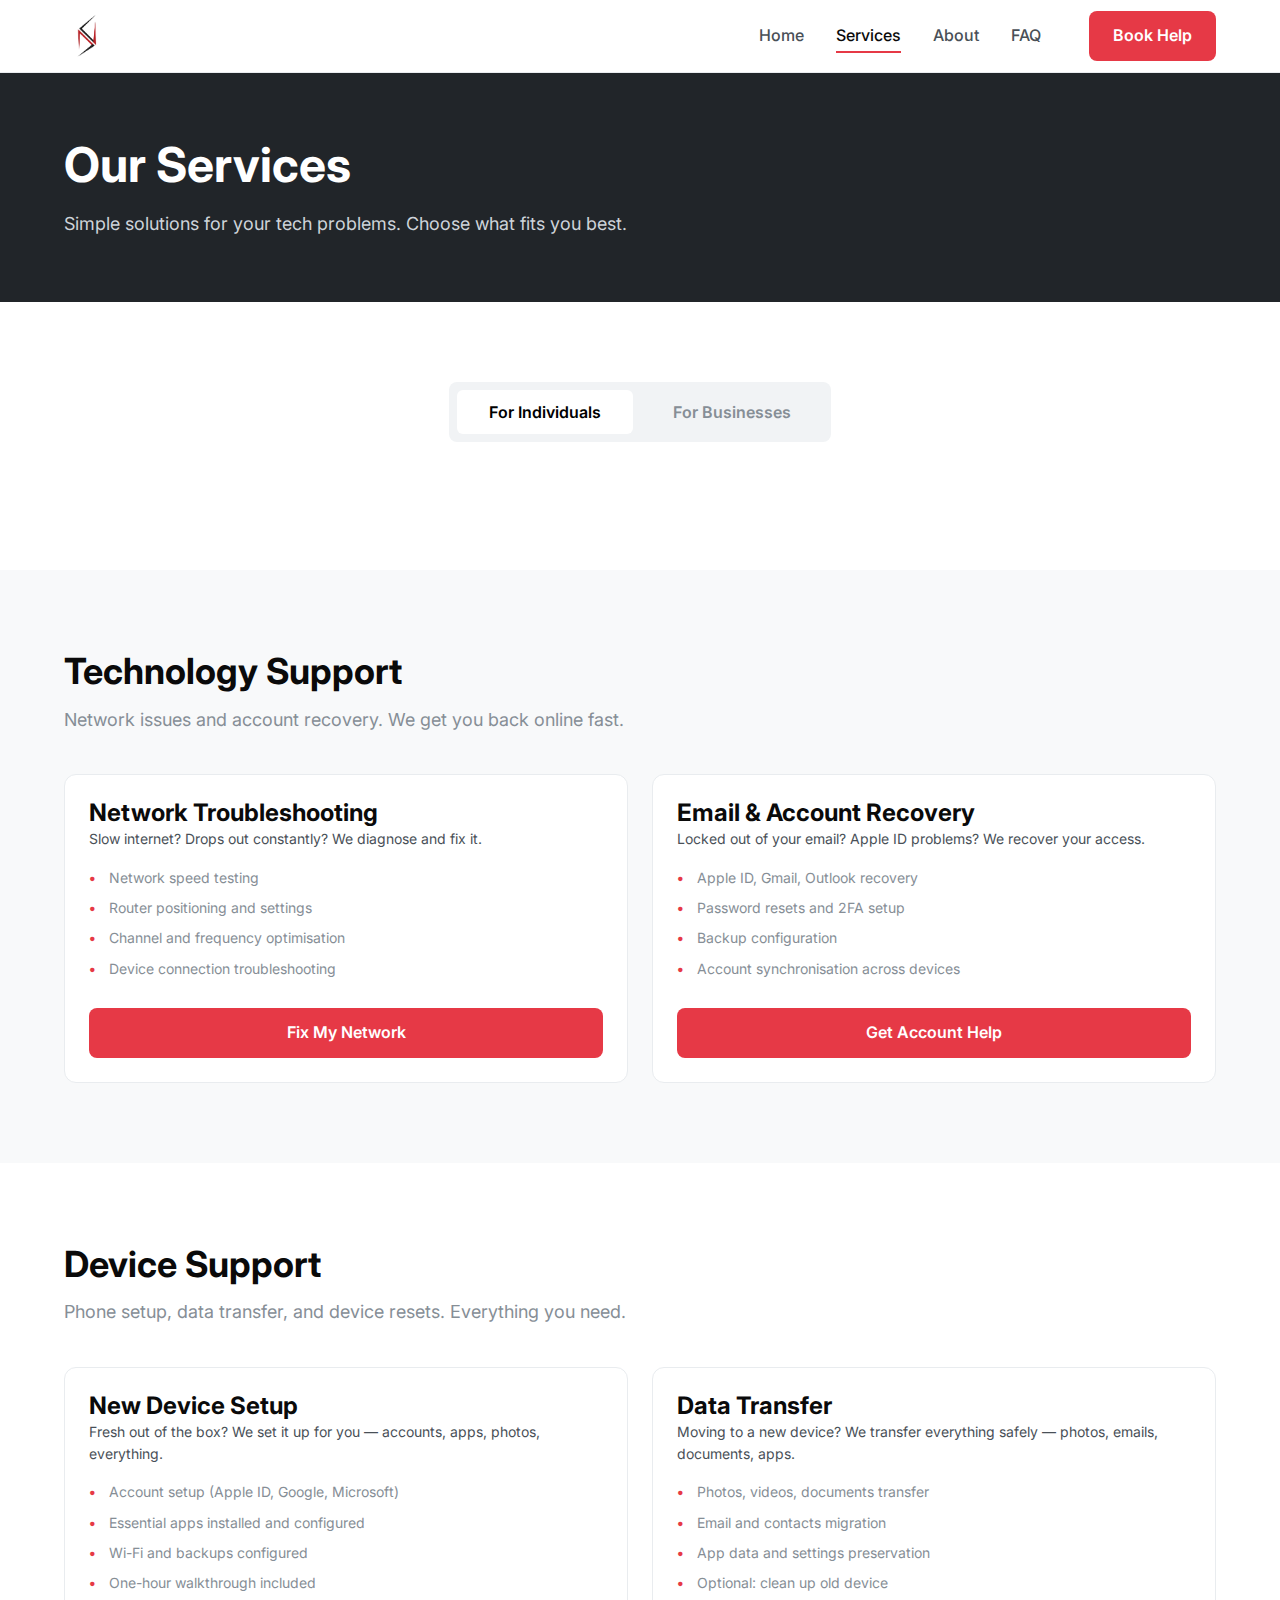
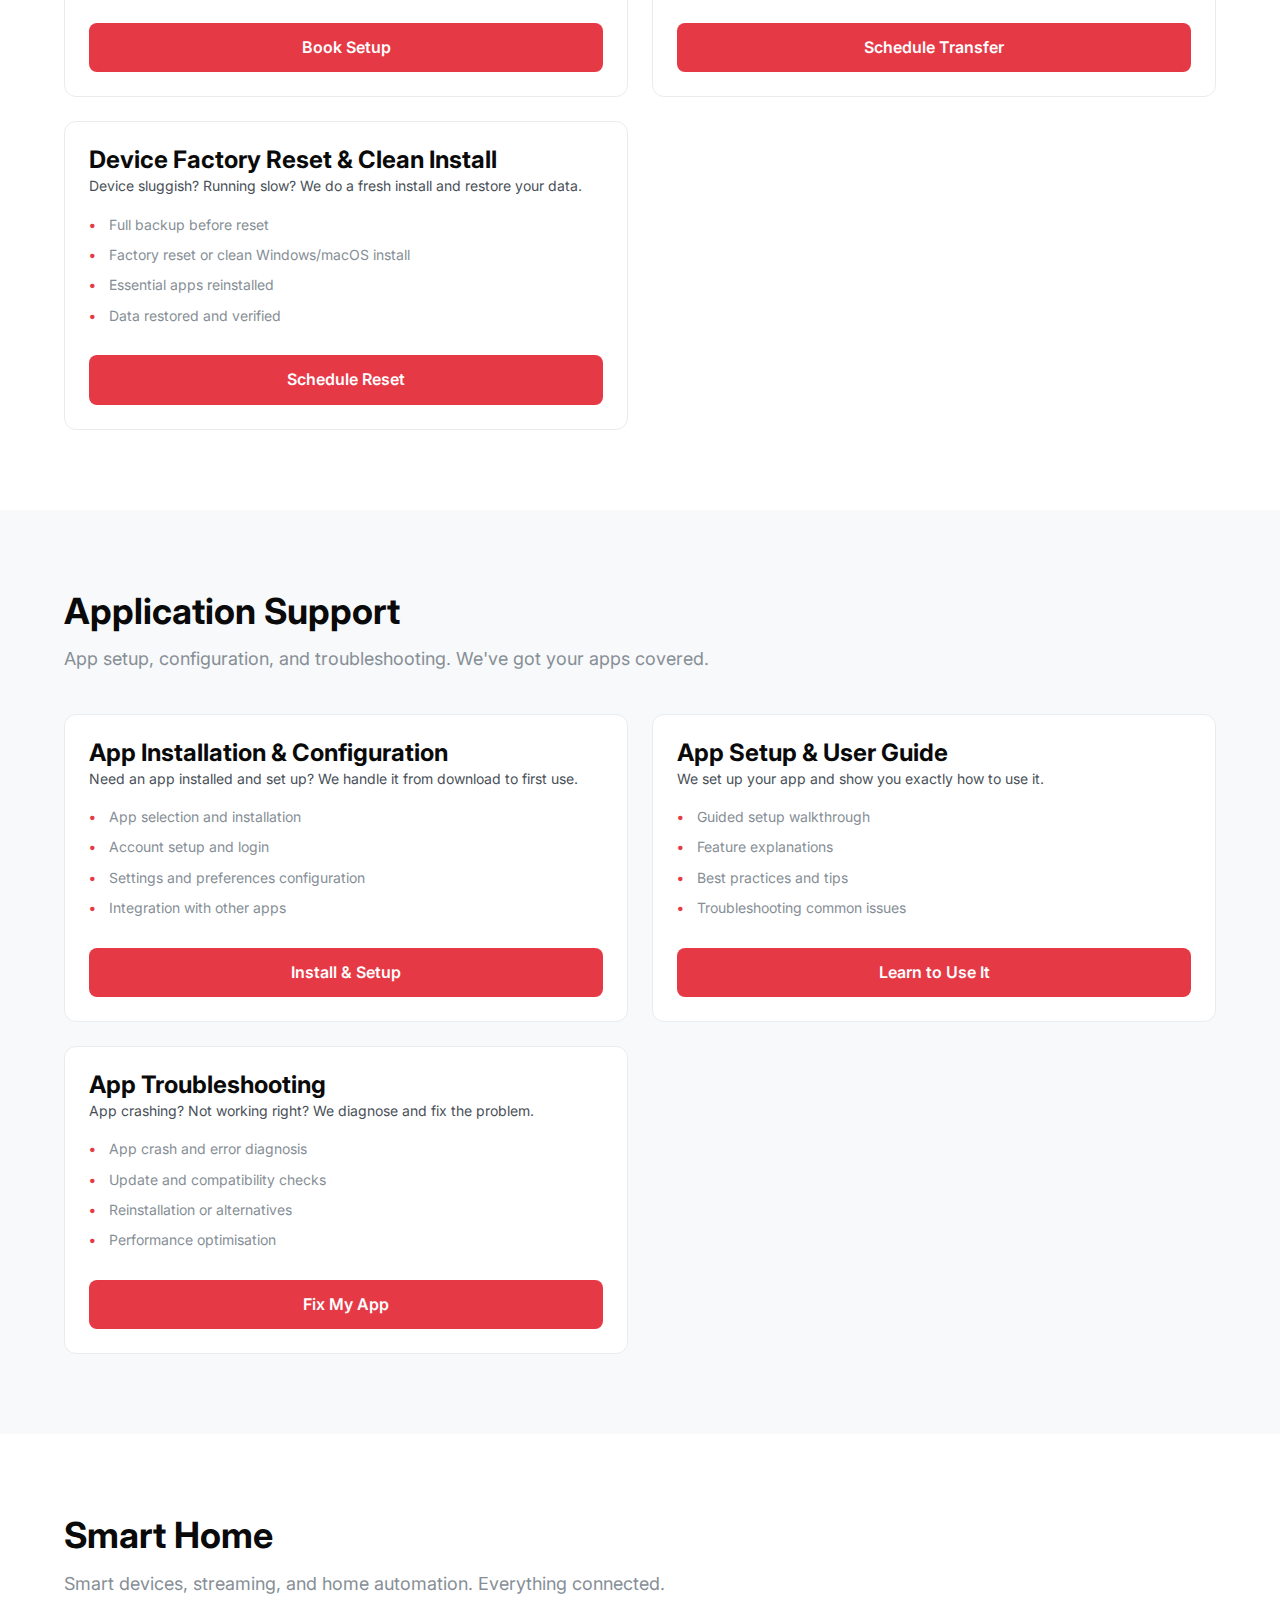
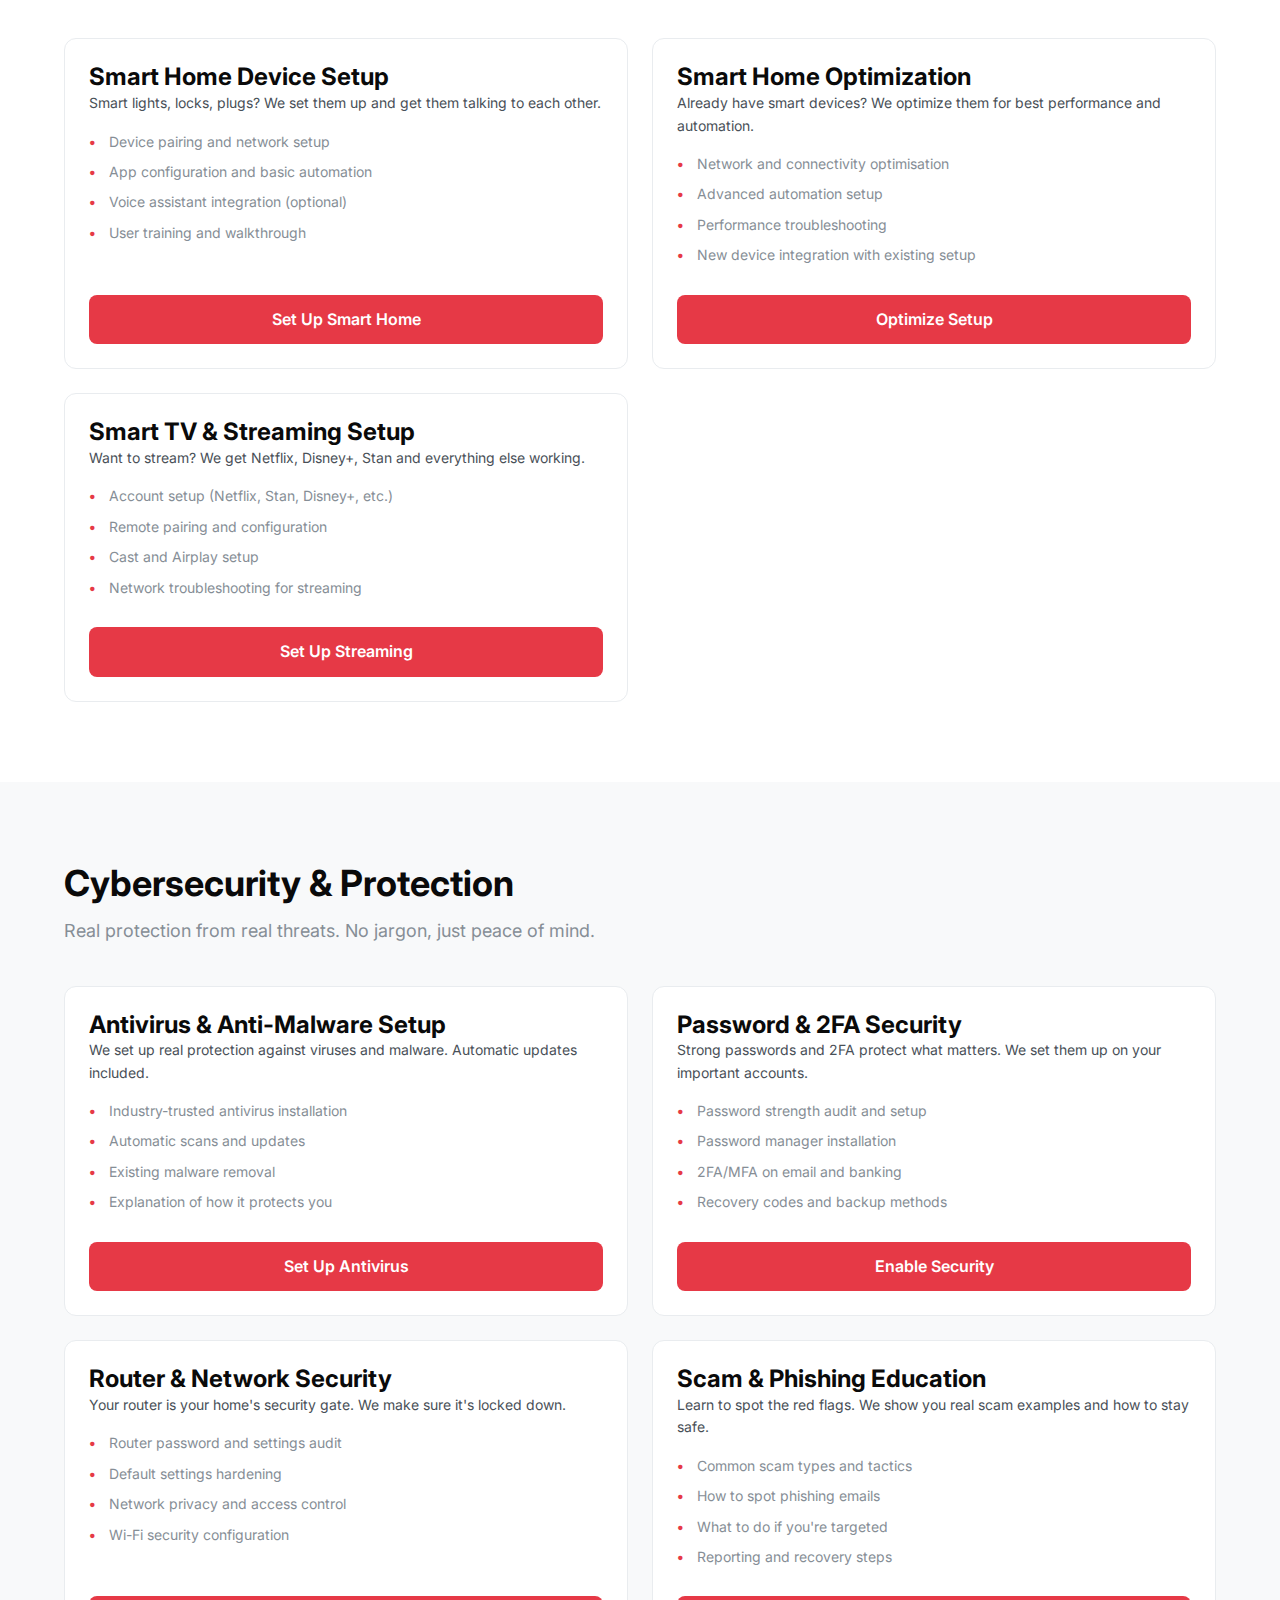
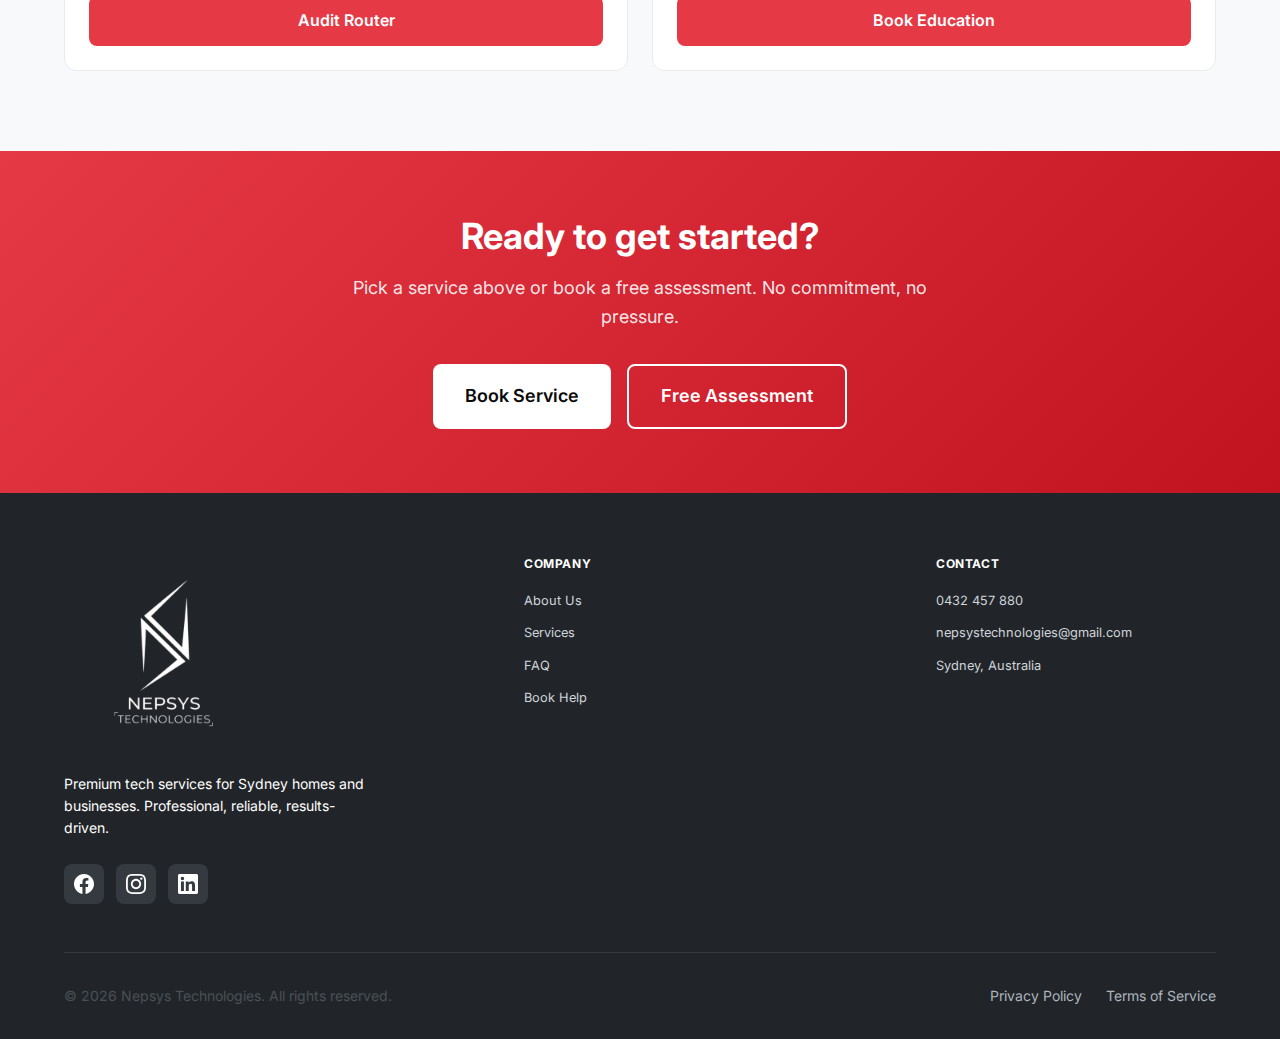
<file: services.html>
<!DOCTYPE html>
<html lang="en">
<head>
  <meta charset="UTF-8">
  <meta name="viewport" content="width=device-width, initial-scale=1.0">
  <meta name="description" content="Nepsys Technologies services - Device setup, data transfer, Wi-Fi troubleshooting, cybersecurity, website development and AI chatbots for Sydney homes and businesses.">
  <title>Services | Nepsys Technologies</title>

  <!-- Favicon -->
  <link rel="icon" type="image/svg+xml" href="assets/favicon.svg">

  <!-- Google Fonts -->
  <link rel="preconnect" href="https://fonts.googleapis.com">
  <link rel="preconnect" href="https://fonts.gstatic.com" crossorigin>
  <link href="https://fonts.googleapis.com/css2?family=Inter:wght@400;500;600;700;800&display=swap" rel="stylesheet">

  <!-- Stylesheet -->
  <link rel="stylesheet" href="css/styles.css">
</head>
<body>
  <!-- Navigation -->
  <nav class="navbar" id="navbar">
    <div class="container navbar-container">
      <a href="/" class="navbar-logo">
        <img src="assets/logo-icon.png" alt="Nepsys Technologies" style="height: 45px; width: auto;">
      </a>

      <div class="navbar-nav" id="navbarNav">
        <a href="/" class="navbar-link">Home</a>
        <a href="/services" class="navbar-link active">Services</a>
        <a href="/about" class="navbar-link">About</a>
        <a href="/faq" class="navbar-link">FAQ</a>
        <a href="/book" class="btn btn-primary navbar-cta">Book Help</a>
      </div>

      <button class="navbar-toggle" id="navbarToggle" aria-label="Toggle navigation">
        <span></span>
        <span></span>
        <span></span>
      </button>
    </div>
  </nav>

  <!-- Page Header -->
  <header class="page-header">
    <div class="container">
      <h1>Our Services</h1>
      <p>Simple solutions for your tech problems. Choose what fits you best.</p>
    </div>
  </header>

  <!-- Services Selector -->
  <section class="section">
    <div class="container">
      <div style="text-align: center; margin-bottom: 48px;">
        <div style="display: inline-flex; background: var(--color-gray-100); border-radius: 8px; padding: 8px; gap: 8px;">
          <button class="service-toggle active" id="toggleIndividual" onclick="showIndividual()" style="background: white; border: none; padding: 12px 32px; border-radius: 6px; font-weight: 600; cursor: pointer; font-size: 1rem;">
            For Individuals
          </button>
          <button class="service-toggle" id="toggleEnterprise" onclick="showEnterprise()" style="background: transparent; border: none; padding: 12px 32px; border-radius: 6px; font-weight: 600; cursor: pointer; color: var(--color-gray-600); font-size: 1rem;">
            For Businesses
          </button>
        </div>
      </div>
    </div>
  </section>

  <!-- INDIVIDUAL SERVICES VIEW -->
  <div id="individualView" style="display: block;">

    <!-- Technology Support -->
    <section class="section section-gray" id="technology-support">
      <div class="container">
        <div style="margin-bottom: 40px;">
          <h2 style="margin-bottom: 12px;">Technology Support</h2>
          <p style="font-size: 1.125rem; color: var(--color-gray-600);">Network issues and account recovery. We get you back online fast.</p>
        </div>

        <div class="services-grid">
          <div class="service-card">
            <h3>Network Troubleshooting</h3>
            <p>Slow internet? Drops out constantly? We diagnose and fix it.</p>
            <ul>
              <li>Network speed testing</li>
              <li>Router positioning and settings</li>
              <li>Channel and frequency optimisation</li>
              <li>Device connection troubleshooting</li>
            </ul>
            <a href="book.html?service=network-troubleshooting" class="btn btn-primary btn-full">Fix My Network</a>
          </div>

          <div class="service-card">
            <h3>Email & Account Recovery</h3>
            <p>Locked out of your email? Apple ID problems? We recover your access.</p>
            <ul>
              <li>Apple ID, Gmail, Outlook recovery</li>
              <li>Password resets and 2FA setup</li>
              <li>Backup configuration</li>
              <li>Account synchronisation across devices</li>
            </ul>
            <a href="book.html?service=account-recovery" class="btn btn-primary btn-full">Get Account Help</a>
          </div>
        </div>
      </div>
    </section>

    <!-- Device Support -->
    <section class="section" id="device-support">
      <div class="container">
        <div style="margin-bottom: 40px;">
          <h2 style="margin-bottom: 12px;">Device Support</h2>
          <p style="font-size: 1.125rem; color: var(--color-gray-600);">Phone setup, data transfer, and device resets. Everything you need.</p>
        </div>

        <div class="services-grid">
          <div class="service-card">
            <h3>New Device Setup</h3>
            <p>Fresh out of the box? We set it up for you — accounts, apps, photos, everything.</p>
            <ul>
              <li>Account setup (Apple ID, Google, Microsoft)</li>
              <li>Essential apps installed and configured</li>
              <li>Wi-Fi and backups configured</li>
              <li>One-hour walkthrough included</li>
            </ul>
            <a href="book.html?service=device-setup" class="btn btn-primary btn-full">Book Setup</a>
          </div>

          <div class="service-card">
            <h3>Data Transfer</h3>
            <p>Moving to a new device? We transfer everything safely — photos, emails, documents, apps.</p>
            <ul>
              <li>Photos, videos, documents transfer</li>
              <li>Email and contacts migration</li>
              <li>App data and settings preservation</li>
              <li>Optional: clean up old device</li>
            </ul>
            <a href="book.html?service=data-transfer" class="btn btn-primary btn-full">Schedule Transfer</a>
          </div>

          <div class="service-card">
            <h3>Device Factory Reset & Clean Install</h3>
            <p>Device sluggish? Running slow? We do a fresh install and restore your data.</p>
            <ul>
              <li>Full backup before reset</li>
              <li>Factory reset or clean Windows/macOS install</li>
              <li>Essential apps reinstalled</li>
              <li>Data restored and verified</li>
            </ul>
            <a href="book.html?service=reset" class="btn btn-primary btn-full">Schedule Reset</a>
          </div>
        </div>
      </div>
    </section>

    <!-- Application Support -->
    <section class="section section-gray" id="application">
      <div class="container">
        <div style="margin-bottom: 40px;">
          <h2 style="margin-bottom: 12px;">Application Support</h2>
          <p style="font-size: 1.125rem; color: var(--color-gray-600);">App setup, configuration, and troubleshooting. We've got your apps covered.</p>
        </div>

        <div class="services-grid">
          <div class="service-card">
            <h3>App Installation & Configuration</h3>
            <p>Need an app installed and set up? We handle it from download to first use.</p>
            <ul>
              <li>App selection and installation</li>
              <li>Account setup and login</li>
              <li>Settings and preferences configuration</li>
              <li>Integration with other apps</li>
            </ul>
            <a href="book.html?service=app-installation" class="btn btn-primary btn-full">Install & Setup</a>
          </div>

          <div class="service-card">
            <h3>App Setup & User Guide</h3>
            <p>We set up your app and show you exactly how to use it.</p>
            <ul>
              <li>Guided setup walkthrough</li>
              <li>Feature explanations</li>
              <li>Best practices and tips</li>
              <li>Troubleshooting common issues</li>
            </ul>
            <a href="book.html?service=app-guide" class="btn btn-primary btn-full">Learn to Use It</a>
          </div>

          <div class="service-card">
            <h3>App Troubleshooting</h3>
            <p>App crashing? Not working right? We diagnose and fix the problem.</p>
            <ul>
              <li>App crash and error diagnosis</li>
              <li>Update and compatibility checks</li>
              <li>Reinstallation or alternatives</li>
              <li>Performance optimisation</li>
            </ul>
            <a href="book.html?service=app-troubleshooting" class="btn btn-primary btn-full">Fix My App</a>
          </div>
        </div>
      </div>
    </section>

    <!-- Smart Home -->
    <section class="section" id="smart-home">
      <div class="container">
        <div style="margin-bottom: 40px;">
          <h2 style="margin-bottom: 12px;">Smart Home</h2>
          <p style="font-size: 1.125rem; color: var(--color-gray-600);">Smart devices, streaming, and home automation. Everything connected.</p>
        </div>

        <div class="services-grid">
          <div class="service-card">
            <h3>Smart Home Device Setup</h3>
            <p>Smart lights, locks, plugs? We set them up and get them talking to each other.</p>
            <ul>
              <li>Device pairing and network setup</li>
              <li>App configuration and basic automation</li>
              <li>Voice assistant integration (optional)</li>
              <li>User training and walkthrough</li>
            </ul>
            <a href="book.html?service=smart-home" class="btn btn-primary btn-full">Set Up Smart Home</a>
          </div>

          <div class="service-card">
            <h3>Smart Home Optimization</h3>
            <p>Already have smart devices? We optimize them for best performance and automation.</p>
            <ul>
              <li>Network and connectivity optimisation</li>
              <li>Advanced automation setup</li>
              <li>Performance troubleshooting</li>
              <li>New device integration with existing setup</li>
            </ul>
            <a href="book.html?service=smart-home-optimization" class="btn btn-primary btn-full">Optimize Setup</a>
          </div>

          <div class="service-card">
            <h3>Smart TV & Streaming Setup</h3>
            <p>Want to stream? We get Netflix, Disney+, Stan and everything else working.</p>
            <ul>
              <li>Account setup (Netflix, Stan, Disney+, etc.)</li>
              <li>Remote pairing and configuration</li>
              <li>Cast and Airplay setup</li>
              <li>Network troubleshooting for streaming</li>
            </ul>
            <a href="book.html?service=smart-tv" class="btn btn-primary btn-full">Set Up Streaming</a>
          </div>
        </div>
      </div>
    </section>

    <!-- Cybersecurity & Protection -->
    <section class="section section-gray" id="cybersecurity">
      <div class="container">
        <div style="margin-bottom: 40px;">
          <h2 style="margin-bottom: 12px;">Cybersecurity & Protection</h2>
          <p style="font-size: 1.125rem; color: var(--color-gray-600);">Real protection from real threats. No jargon, just peace of mind.</p>
        </div>

        <div class="services-grid">
          <div class="service-card">
            <h3>Antivirus & Anti-Malware Setup</h3>
            <p>We set up real protection against viruses and malware. Automatic updates included.</p>
            <ul>
              <li>Industry-trusted antivirus installation</li>
              <li>Automatic scans and updates</li>
              <li>Existing malware removal</li>
              <li>Explanation of how it protects you</li>
            </ul>
            <a href="book.html?service=antivirus" class="btn btn-primary btn-full">Set Up Antivirus</a>
          </div>

          <div class="service-card">
            <h3>Password & 2FA Security</h3>
            <p>Strong passwords and 2FA protect what matters. We set them up on your important accounts.</p>
            <ul>
              <li>Password strength audit and setup</li>
              <li>Password manager installation</li>
              <li>2FA/MFA on email and banking</li>
              <li>Recovery codes and backup methods</li>
            </ul>
            <a href="book.html?service=password-security" class="btn btn-primary btn-full">Enable Security</a>
          </div>

          <div class="service-card">
            <h3>Router & Network Security</h3>
            <p>Your router is your home's security gate. We make sure it's locked down.</p>
            <ul>
              <li>Router password and settings audit</li>
              <li>Default settings hardening</li>
              <li>Network privacy and access control</li>
              <li>Wi-Fi security configuration</li>
            </ul>
            <a href="book.html?service=router-security" class="btn btn-primary btn-full">Audit Router</a>
          </div>

          <div class="service-card">
            <h3>Scam & Phishing Education</h3>
            <p>Learn to spot the red flags. We show you real scam examples and how to stay safe.</p>
            <ul>
              <li>Common scam types and tactics</li>
              <li>How to spot phishing emails</li>
              <li>What to do if you're targeted</li>
              <li>Reporting and recovery steps</li>
            </ul>
            <a href="book.html?service=scam-education" class="btn btn-primary btn-full">Book Education</a>
          </div>
        </div>
      </div>
    </section>

    <!-- CTA Section -->
    <section class="cta-section">
      <div class="container">
        <h2>Ready to get started?</h2>
        <p>Pick a service above or book a free assessment. No commitment, no pressure.</p>
        <div class="cta-buttons">
          <a href="/book" class="btn btn-white btn-lg">Book Service</a>
          <a href="/book?assessment=true" class="btn btn-outline btn-lg" style="border-color: white; color: white;">Free Assessment</a>
        </div>
      </div>
    </section>
  </div>

  <!-- ENTERPRISE SERVICES VIEW -->
  <div id="enterpriseView" style="display: none;">

    <!-- AI Lead Capture & Auto-Response Systems -->
    <section class="section section-gray" id="lead-capture">
      <div class="container">
        <div style="margin-bottom: 40px;">
          <h2 style="margin-bottom: 12px;">AI Lead Capture & Auto-Response Systems</h2>
          <p style="font-size: 1.125rem; color: var(--color-gray-600);">Capture every lead. Respond instantly. Convert more enquiries.</p>
        </div>

        <div class="services-grid" style="grid-template-columns: repeat(3, 1fr); gap: 24px;">
          <div class="service-card">
            <h3>AI Chatbot for Lead Capture</h3>
            <p>Let AI answer customer questions and capture details 24/7. We handle the setup, you handle the leads.</p>
            <ul>
              <li>Smart customer enquiry capture</li>
              <li>Automatic acknowledgement responses</li>
              <li>Lead qualification and routing</li>
              <li>CRM integration (Zapier, email, etc.)</li>
              <li>Built into your website</li>
            </ul>
            <a href="book.html?service=chatbot-lead-capture" class="btn btn-primary btn-full">Automate My Business</a>
          </div>

          <div class="service-card">
            <h3>Website with AI Integration</h3>
            <p>High-conversion business website with AI chatbot built in. Designed to capture and qualify leads.</p>
            <ul>
              <li>High-conversion website design</li>
              <li>AI chatbot for instant responses</li>
              <li>Contact funnel optimised for leads</li>
              <li>CRM and email integration</li>
              <li>Price range: $500 – $3,000</li>
            </ul>
            <a href="book.html?service=website-ai-integration" class="btn btn-primary btn-full">Get a Quote</a>
          </div>
        </div>
      </div>
    </section>

    <!-- Lead Reactivation & Automation -->
    <section class="section" id="lead-automation">
      <div class="container">
        <div style="margin-bottom: 40px;">
          <h2 style="margin-bottom: 12px;">Lead Reactivation & Automation</h2>
          <p style="font-size: 1.125rem; color: var(--color-gray-600);">Turn missed leads into bookings. Automate follow-ups. Grow revenue.</p>
        </div>

        <div class="services-grid" style="grid-template-columns: repeat(3, 1fr); gap: 24px;">
          <div class="service-card">
            <h3>Lead Reactivation Automation</h3>
            <p>We identify old leads in your database and set up automated follow-ups that actually work.</p>
            <ul>
              <li>Lead database audit</li>
              <li>Automated follow-up sequences</li>
              <li>Personalised re-engagement emails</li>
              <li>Tracking and reporting</li>
              <li>Conversion measurement</li>
            </ul>
            <a href="book.html?service=lead-reactivation" class="btn btn-primary btn-full">Set Up Reactivation</a>
          </div>
        </div>
      </div>
    </section>

    <!-- Business Website Creation -->
    <section class="section section-gray" id="business-websites">
      <div class="container">
        <div style="margin-bottom: 40px;">
          <h2 style="margin-bottom: 12px;">Business Website Creation</h2>
          <p style="font-size: 1.125rem; color: var(--color-gray-600);">High-conversion websites designed to bring in leads and sales.</p>
        </div>

        <div class="services-grid" style="grid-template-columns: repeat(3, 1fr); gap: 24px;">
          <div class="service-card">
            <h3>Business Website (No AI)</h3>
            <p>Professional, high-conversion website built to showcase your business and capture enquiries.</p>
            <ul>
              <li>Professional design</li>
              <li>Mobile-optimised</li>
              <li>Booking or contact funnel</li>
              <li>SEO basics included</li>
            </ul>
            <a href="book.html?service=business-website" class="btn btn-primary btn-full">Get a Quote</a>
          </div>

          <div class="service-card">
            <h3>Website + AI Chatbot Bundle</h3>
            <p>Website + built-in AI chatbot for automated lead capture and 24/7 customer responses.</p>
            <ul>
              <li>High-conversion business website</li>
              <li>AI chatbot for lead capture</li>
              <li>CRM integration</li>
              <li>Analytics and reporting</li>
            </ul>
            <a href="book.html?service=website-chatbot-bundle" class="btn btn-primary btn-full">Get a Quote</a>
          </div>

          <div class="service-card">
            <h3>Website Maintenance & Support</h3>
            <p>Keep your website secure, fast, and up-to-date. Monthly maintenance included.</p>
            <ul>
              <li>Monthly updates and backups</li>
              <li>Security monitoring</li>
              <li>Performance optimisation</li>
              <li>2-3 hours support per month</li>
            </ul>
            <a href="book.html?service=website-maintenance" class="btn btn-primary btn-full">Learn More</a>
          </div>
        </div>
      </div>
    </section>

    <!-- CTA Section -->
    <section class="cta-section">
      <div class="container">
        <h2>Ready to automate and grow your business?</h2>
        <p>Book a free automation assessment. Let's talk about turning leads into revenue.</p>
        <div class="cta-buttons">
          <a href="book.html?service=business" class="btn btn-white btn-lg">Book Automation Assessment</a>
          <a href="book.html?service=business&quote=true" class="btn btn-outline btn-lg" style="border-color: white; color: white;">Request Quote</a>
        </div>
      </div>
    </section>
  </div>

  <!-- Footer -->
  <footer class="footer">
    <div class="container">
      <div class="footer-grid">
        <div class="footer-brand">
          <div class="footer-logo">
            <img src="assets/logo-full.png" alt="Nepsys Technologies" style="height: 200px; width: auto; filter: brightness(0) invert(1);">
          </div>
          <p style="margin-top: 16px; color: white;">Premium tech services for Sydney homes and businesses. Professional, reliable, results-driven.</p>
          <div class="footer-social">
            <a href="#" aria-label="Facebook">
              <svg xmlns="http://www.w3.org/2000/svg" width="20" height="20" viewBox="0 0 24 24" fill="currentColor">
                <path d="M24 12.073c0-6.627-5.373-12-12-12s-12 5.373-12 12c0 5.99 4.388 10.954 10.125 11.854v-8.385H7.078v-3.47h3.047V9.43c0-3.007 1.792-4.669 4.533-4.669 1.312 0 2.686.235 2.686.235v2.953H15.83c-1.491 0-1.956.925-1.956 1.874v2.25h3.328l-.532 3.47h-2.796v8.385C19.612 23.027 24 18.062 24 12.073z"/>
              </svg>
            </a>
            <a href="#" aria-label="Instagram">
              <svg xmlns="http://www.w3.org/2000/svg" width="20" height="20" viewBox="0 0 24 24" fill="currentColor">
                <path d="M12 2.163c3.204 0 3.584.012 4.85.07 3.252.148 4.771 1.691 4.919 4.919.058 1.265.069 1.645.069 4.849 0 3.205-.012 3.584-.069 4.849-.149 3.225-1.664 4.771-4.919 4.919-1.266.058-1.644.07-4.85.07-3.204 0-3.584-.012-4.849-.07-3.26-.149-4.771-1.699-4.919-4.92-.058-1.265-.07-1.644-.07-4.849 0-3.204.013-3.583.07-4.849.149-3.227 1.664-4.771 4.919-4.919 1.266-.057 1.645-.069 4.849-.069zm0-2.163c-3.259 0-3.667.014-4.947.072-4.358.2-6.78 2.618-6.98 6.98-.059 1.281-.073 1.689-.073 4.948 0 3.259.014 3.668.072 4.948.2 4.358 2.618 6.78 6.98 6.98 1.281.058 1.689.072 4.948.072 3.259 0 3.668-.014 4.948-.072 4.354-.2 6.782-2.618 6.979-6.98.059-1.28.073-1.689.073-4.948 0-3.259-.014-3.667-.072-4.947-.196-4.354-2.617-6.78-6.979-6.98-1.281-.059-1.69-.073-4.949-.073zm0 5.838c-3.403 0-6.162 2.759-6.162 6.162s2.759 6.163 6.162 6.163 6.162-2.759 6.162-6.163c0-3.403-2.759-6.162-6.162-6.162zm0 10.162c-2.209 0-4-1.79-4-4 0-2.209 1.791-4 4-4s4 1.791 4 4c0 2.21-1.791 4-4 4zm6.406-11.845c-.796 0-1.441.645-1.441 1.44s.645 1.44 1.441 1.44c.795 0 1.439-.645 1.439-1.44s-.644-1.44-1.439-1.44z"/>
              </svg>
            </a>
            <a href="#" aria-label="LinkedIn">
              <svg xmlns="http://www.w3.org/2000/svg" width="20" height="20" viewBox="0 0 24 24" fill="currentColor">
                <path d="M20.447 20.452h-3.554v-5.569c0-1.328-.027-3.037-1.852-3.037-1.853 0-2.136 1.445-2.136 2.939v5.667H9.351V9h3.414v1.561h.046c.477-.9 1.637-1.85 3.37-1.85 3.601 0 4.267 2.37 4.267 5.455v6.286zM5.337 7.433c-1.144 0-2.063-.926-2.063-2.065 0-1.138.92-2.063 2.063-2.063 1.14 0 2.064.925 2.064 2.063 0 1.139-.925 2.065-2.064 2.065zm1.782 13.019H3.555V9h3.564v11.452zM22.225 0H1.771C.792 0 0 .774 0 1.729v20.542C0 23.227.792 24 1.771 24h20.451C23.2 24 24 23.227 24 22.271V1.729C24 .774 23.2 0 22.222 0h.003z"/>
              </svg>
            </a>
          </div>
        </div>

        <div class="footer-column">
          <h4>Company</h4>
          <ul>
            <li><a href="/">About Us</a></li>
            <li><a href="/services">Services</a></li>
            <li><a href="/faq">FAQ</a></li>
            <li><a href="/book">Book Help</a></li>
          </ul>
        </div>

        <div class="footer-column">
          <h4>Contact</h4>
          <ul>
            <li><a href="tel:+61432457880">0432 457 880</a></li>
            <li><a href="mailto:nepsystechnologies@gmail.com">nepsystechnologies@gmail.com</a></li>
            <li>Sydney, Australia</li>
          </ul>
        </div>

        <div></div>
      </div>

      <div class="footer-bottom">
        <p>&copy; 2026 Nepsys Technologies. All rights reserved.</p>
        <div class="footer-legal">
          <a href="#">Privacy Policy</a>
          <a href="#">Terms of Service</a>
        </div>
      </div>
    </div>
  </footer>

  <!-- Scroll to Top Button -->
  <button class="scroll-top" id="scrollTop" aria-label="Scroll to top">
    <svg xmlns="http://www.w3.org/2000/svg" fill="none" viewBox="0 0 24 24" stroke="currentColor" stroke-width="2">
      <path stroke-linecap="round" stroke-linejoin="round" d="M5 10l7-7m0 0l7 7m-7-7v18"/>
    </svg>
  </button>

  <!-- JavaScript -->
  <script src="js/main.js"></script>
  <script>
    function showIndividual() {
      document.getElementById('individualView').style.display = 'block';
      document.getElementById('enterpriseView').style.display = 'none';
      document.getElementById('toggleIndividual').style.background = 'white';
      document.getElementById('toggleIndividual').style.color = 'var(--color-gray-900)';
      document.getElementById('toggleEnterprise').style.background = 'transparent';
      document.getElementById('toggleEnterprise').style.color = 'var(--color-gray-600)';
      window.scrollTo({ top: 0, behavior: 'smooth' });
    }

    function showEnterprise() {
      document.getElementById('individualView').style.display = 'none';
      document.getElementById('enterpriseView').style.display = 'block';
      document.getElementById('toggleIndividual').style.background = 'transparent';
      document.getElementById('toggleIndividual').style.color = 'var(--color-gray-600)';
      document.getElementById('toggleEnterprise').style.background = 'white';
      document.getElementById('toggleEnterprise').style.color = 'var(--color-gray-900)';
      window.scrollTo({ top: 0, behavior: 'smooth' });
    }

    // Check URL parameters on page load
    document.addEventListener('DOMContentLoaded', function() {
      const urlParams = new URLSearchParams(window.location.search);
      const view = urlParams.get('view');

      if (view === 'business') {
        showEnterprise();
      } else if (view === 'individual') {
        showIndividual();
      }
    });
  </script>
</body>
</html>
</file>
<file: css/styles.css>
/* =====================================================
   NEPSYS TECHNOLOGIES - Main Stylesheet
   Color Palette: White (primary), Red (accent), Black (text)
   ===================================================== */

/* CSS Variables */
:root {
  --color-white: #ffffff;
  --color-black: #0a0a0a;
  --color-red: #e63946;
  --color-red-dark: #c1121f;
  --color-red-light: #ff6b6b;
  --color-gray-50: #f8f9fa;
  --color-gray-100: #f1f3f5;
  --color-gray-200: #e9ecef;
  --color-gray-300: #dee2e6;
  --color-gray-400: #ced4da;
  --color-gray-500: #adb5bd;
  --color-gray-600: #868e96;
  --color-gray-700: #495057;
  --color-gray-800: #343a40;
  --color-gray-900: #212529;

  --font-primary: 'Inter', -apple-system, BlinkMacSystemFont, 'Segoe UI', Roboto, sans-serif;
  --font-size-xs: 0.75rem;
  --font-size-sm: 0.875rem;
  --font-size-base: 1rem;
  --font-size-lg: 1.125rem;
  --font-size-xl: 1.25rem;
  --font-size-2xl: 1.5rem;
  --font-size-3xl: 1.875rem;
  --font-size-4xl: 2.25rem;
  --font-size-5xl: 3rem;
  --font-size-6xl: 3.75rem;

  --spacing-1: 0.25rem;
  --spacing-2: 0.5rem;
  --spacing-3: 0.75rem;
  --spacing-4: 1rem;
  --spacing-5: 1.25rem;
  --spacing-6: 1.5rem;
  --spacing-8: 2rem;
  --spacing-10: 2.5rem;
  --spacing-12: 3rem;
  --spacing-16: 4rem;
  --spacing-20: 5rem;
  --spacing-24: 6rem;

  --border-radius-sm: 0.25rem;
  --border-radius: 0.5rem;
  --border-radius-lg: 0.75rem;
  --border-radius-xl: 1rem;
  --border-radius-2xl: 1.5rem;
  --border-radius-full: 9999px;

  --shadow-sm: 0 1px 2px 0 rgb(0 0 0 / 0.05);
  --shadow: 0 1px 3px 0 rgb(0 0 0 / 0.1), 0 1px 2px -1px rgb(0 0 0 / 0.1);
  --shadow-md: 0 4px 6px -1px rgb(0 0 0 / 0.1), 0 2px 4px -2px rgb(0 0 0 / 0.1);
  --shadow-lg: 0 10px 15px -3px rgb(0 0 0 / 0.1), 0 4px 6px -4px rgb(0 0 0 / 0.1);
  --shadow-xl: 0 20px 25px -5px rgb(0 0 0 / 0.1), 0 8px 10px -6px rgb(0 0 0 / 0.1);

  --transition-fast: 150ms ease;
  --transition-base: 200ms ease;
  --transition-slow: 300ms ease;

  --max-width: 1200px;
  --max-width-narrow: 800px;
}

/* Reset & Base */
*, *::before, *::after {
  box-sizing: border-box;
  margin: 0;
  padding: 0;
}

html {
  scroll-behavior: smooth;
  -webkit-font-smoothing: antialiased;
  -moz-osx-font-smoothing: grayscale;
}

body {
  font-family: var(--font-primary);
  font-size: var(--font-size-base);
  line-height: 1.6;
  color: var(--color-gray-900);
  background-color: var(--color-white);
}

img {
  max-width: 100%;
  height: auto;
  display: block;
}

a {
  color: inherit;
  text-decoration: none;
}

ul, ol {
  list-style: none;
}

button {
  font-family: inherit;
  cursor: pointer;
  border: none;
  background: none;
}

input, textarea, select {
  font-family: inherit;
  font-size: inherit;
}

/* Typography */
h1, h2, h3, h4, h5, h6 {
  font-weight: 700;
  line-height: 1.2;
  color: var(--color-black);
}

h1 { font-size: var(--font-size-5xl); }
h2 { font-size: var(--font-size-4xl); }
h3 { font-size: var(--font-size-2xl); }
h4 { font-size: var(--font-size-xl); }
h5 { font-size: var(--font-size-lg); }
h6 { font-size: var(--font-size-base); }

p {
  margin-bottom: var(--spacing-4);
  color: var(--color-gray-700);
}

/* Container */
.container {
  width: 100%;
  max-width: var(--max-width);
  margin: 0 auto;
  padding: 0 var(--spacing-6);
}

.container-narrow {
  max-width: var(--max-width-narrow);
}

/* =====================================================
   NAVIGATION
   ===================================================== */
.navbar {
  position: fixed;
  top: 0;
  left: 0;
  right: 0;
  z-index: 1000;
  background: var(--color-white);
  border-bottom: 1px solid var(--color-gray-200);
  transition: box-shadow var(--transition-base);
}

.navbar.scrolled {
  box-shadow: var(--shadow-md);
}

.navbar-container {
  display: flex;
  align-items: center;
  justify-content: space-between;
  height: 72px;
}

.navbar-logo {
  display: flex;
  align-items: center;
  gap: var(--spacing-3);
  font-weight: 700;
  font-size: var(--font-size-xl);
  color: var(--color-black);
}

.navbar-logo img {
  height: 40px;
  width: auto;
}

.navbar-nav {
  display: flex;
  align-items: center;
  gap: var(--spacing-8);
}

.navbar-link {
  font-weight: 500;
  color: var(--color-gray-700);
  transition: color var(--transition-fast);
  position: relative;
}

.navbar-link:hover,
.navbar-link.active {
  color: var(--color-black);
}

.navbar-link::after {
  content: '';
  position: absolute;
  bottom: -4px;
  left: 0;
  width: 0;
  height: 2px;
  background: var(--color-red);
  transition: width var(--transition-base);
}

.navbar-link:hover::after,
.navbar-link.active::after {
  width: 100%;
}

.navbar-cta {
  margin-left: var(--spacing-4);
}

.navbar-toggle {
  display: none;
  flex-direction: column;
  gap: 5px;
  padding: var(--spacing-2);
}

.navbar-toggle span {
  display: block;
  width: 24px;
  height: 2px;
  background: var(--color-black);
  transition: var(--transition-base);
}

/* Mobile Navigation */
@media (max-width: 768px) {
  .navbar-toggle {
    display: flex;
  }

  .navbar-nav {
    position: fixed;
    top: 72px;
    left: 0;
    right: 0;
    bottom: 0;
    background: var(--color-white);
    flex-direction: column;
    padding: var(--spacing-8);
    gap: var(--spacing-6);
    transform: translateX(100%);
    transition: transform var(--transition-slow);
  }

  .navbar-nav.open {
    transform: translateX(0);
  }

  .navbar-cta {
    margin-left: 0;
    margin-top: var(--spacing-4);
  }
}

/* =====================================================
   BUTTONS
   ===================================================== */
.btn {
  display: inline-flex;
  align-items: center;
  justify-content: center;
  gap: var(--spacing-2);
  padding: var(--spacing-3) var(--spacing-6);
  font-weight: 600;
  font-size: var(--font-size-base);
  border-radius: var(--border-radius);
  transition: all var(--transition-fast);
  white-space: nowrap;
}

.btn-primary {
  background: var(--color-red);
  color: var(--color-white);
}

.btn-primary:hover {
  background: var(--color-red-dark);
  transform: translateY(-1px);
  box-shadow: var(--shadow-md);
}

.btn-secondary {
  background: var(--color-black);
  color: var(--color-white);
}

.btn-secondary:hover {
  background: var(--color-gray-800);
  transform: translateY(-1px);
  box-shadow: var(--shadow-md);
}

.btn-outline {
  background: transparent;
  color: var(--color-black);
  border: 2px solid var(--color-black);
}

.btn-outline:hover {
  background: var(--color-black);
  color: var(--color-white);
}

.btn-outline-red {
  background: transparent;
  color: var(--color-red);
  border: 2px solid var(--color-red);
}

.btn-outline-red:hover {
  background: var(--color-red);
  color: var(--color-white);
}

.btn-white {
  background: var(--color-white);
  color: var(--color-black);
}

.btn-white:hover {
  background: var(--color-gray-100);
}

.btn-lg {
  padding: var(--spacing-4) var(--spacing-8);
  font-size: var(--font-size-lg);
}

.btn-sm {
  padding: var(--spacing-2) var(--spacing-4);
  font-size: var(--font-size-sm);
}

.btn-full {
  width: 100%;
}

/* =====================================================
   HERO SECTION
   ===================================================== */
.hero {
  padding-top: calc(72px + var(--spacing-20));
  padding-bottom: var(--spacing-20);
  background: linear-gradient(135deg, var(--color-black) 0%, var(--color-gray-900) 100%);
  color: var(--color-white);
  min-height: 90vh;
  display: flex;
  align-items: center;
}

.hero-content {
  max-width: 700px;
}

.hero-badge {
  display: inline-flex;
  align-items: center;
  gap: var(--spacing-2);
  padding: var(--spacing-2) var(--spacing-4);
  background: rgba(230, 57, 70, 0.15);
  border: 1px solid var(--color-red);
  border-radius: var(--border-radius-full);
  font-size: var(--font-size-sm);
  font-weight: 500;
  color: var(--color-red-light);
  margin-bottom: var(--spacing-6);
}

.hero-badge::before {
  content: '';
  width: 8px;
  height: 8px;
  background: var(--color-red);
  border-radius: 50%;
  animation: pulse 2s infinite;
}

@keyframes pulse {
  0%, 100% { opacity: 1; }
  50% { opacity: 0.5; }
}

.hero h1 {
  color: var(--color-white);
  margin-bottom: var(--spacing-6);
  font-size: var(--font-size-6xl);
  letter-spacing: -0.02em;
}

.hero h1 span {
  color: var(--color-red);
}

.hero-subtitle {
  font-size: var(--font-size-xl);
  color: var(--color-gray-400);
  margin-bottom: var(--spacing-8);
  line-height: 1.7;
}

.hero-cta {
  display: flex;
  flex-wrap: wrap;
  gap: var(--spacing-4);
}

.hero-features {
  display: flex;
  flex-wrap: wrap;
  gap: var(--spacing-6);
  margin-top: var(--spacing-12);
  padding-top: var(--spacing-8);
  border-top: 1px solid var(--color-gray-800);
}

.hero-feature {
  display: flex;
  align-items: center;
  gap: var(--spacing-3);
  font-size: var(--font-size-sm);
  color: var(--color-gray-400);
}

.hero-feature svg {
  width: 20px;
  height: 20px;
  color: var(--color-red);
}

@media (max-width: 768px) {
  .hero {
    padding-top: calc(72px + var(--spacing-12));
    padding-bottom: var(--spacing-12);
    min-height: auto;
  }

  .hero h1 {
    font-size: var(--font-size-4xl);
  }

  .hero-subtitle {
    font-size: var(--font-size-lg);
  }

  .hero-cta {
    flex-direction: column;
  }

  .hero-cta .btn {
    width: 100%;
  }
}

/* =====================================================
   SECTIONS
   ===================================================== */
.section {
  padding: var(--spacing-20) 0;
}

.section-dark {
  background: var(--color-gray-900);
  color: var(--color-white);
}

.section-gray {
  background: var(--color-gray-50);
}

.section-header {
  text-align: center;
  max-width: 700px;
  margin: 0 auto var(--spacing-12);
}

.section-header h2 {
  margin-bottom: var(--spacing-4);
}

.section-header p {
  font-size: var(--font-size-lg);
  color: var(--color-gray-600);
}

.section-dark .section-header h2 {
  color: var(--color-white);
}

.section-dark .section-header p {
  color: var(--color-gray-400);
}

/* =====================================================
   PROBLEM CARDS
   ===================================================== */
.problems-grid {
  display: grid;
  grid-template-columns: repeat(3, 1fr);
  gap: var(--spacing-6);
}

@media (max-width: 992px) {
  .problems-grid {
    grid-template-columns: repeat(2, 1fr);
  }
}

@media (max-width: 576px) {
  .problems-grid {
    grid-template-columns: 1fr;
  }
}

.problem-card {
  background: var(--color-white);
  border-radius: var(--border-radius-xl);
  padding: var(--spacing-8);
  box-shadow: var(--shadow);
  border: 1px solid var(--color-gray-200);
  transition: all var(--transition-base);
  display: flex;
  flex-direction: column;
}

.problem-card:hover {
  transform: translateY(-4px);
  box-shadow: var(--shadow-xl);
  border-color: var(--color-red);
}

.problem-card-icon {
  width: 56px;
  height: 56px;
  background: linear-gradient(135deg, var(--color-red) 0%, var(--color-red-dark) 100%);
  border-radius: var(--border-radius-lg);
  display: flex;
  align-items: center;
  justify-content: center;
  margin-bottom: var(--spacing-5);
}

.problem-card-icon svg {
  width: 28px;
  height: 28px;
  color: var(--color-white);
}

.problem-card h3 {
  font-size: var(--font-size-xl);
  margin-bottom: var(--spacing-3);
}

.problem-card-problem {
  font-size: var(--font-size-sm);
  color: var(--color-gray-600);
  margin-bottom: var(--spacing-4);
  flex-grow: 1;
}

.problem-card-solution {
  background: var(--color-gray-50);
  border-radius: var(--border-radius);
  padding: var(--spacing-4);
  margin-bottom: var(--spacing-5);
  font-size: var(--font-size-sm);
  border-left: 3px solid var(--color-red);
}

.problem-card-solution strong {
  color: var(--color-black);
}

.problem-card .btn {
  margin-top: auto;
}

/* =====================================================
   TRUST SECTION
   ===================================================== */
.trust-grid {
  display: grid;
  grid-template-columns: repeat(3, 1fr);
  gap: var(--spacing-8);
}

@media (max-width: 768px) {
  .trust-grid {
    grid-template-columns: 1fr;
    gap: var(--spacing-6);
  }
}

.trust-card {
  text-align: center;
  padding: var(--spacing-8);
}

.trust-card-icon {
  width: 72px;
  height: 72px;
  background: var(--color-red);
  border-radius: 50%;
  display: flex;
  align-items: center;
  justify-content: center;
  margin: 0 auto var(--spacing-5);
}

.trust-card-icon svg {
  width: 32px;
  height: 32px;
  color: var(--color-white);
}

.trust-card h3 {
  color: var(--color-white);
  margin-bottom: var(--spacing-4);
}

.trust-card p {
  color: var(--color-gray-300);
  margin-bottom: var(--spacing-4);
}

.trust-card ul {
  text-align: left;
  display: inline-block;
}

.trust-card li {
  color: var(--color-gray-300);
  font-size: var(--font-size-sm);
  padding-left: var(--spacing-6);
  position: relative;
  margin-bottom: var(--spacing-2);
}

.trust-card li::before {
  content: '✓';
  position: absolute;
  left: 0;
  color: var(--color-red);
  font-weight: 700;
}

/* =====================================================
   SERVICE CARDS
   ===================================================== */
.services-grid {
  display: grid;
  grid-template-columns: repeat(2, 1fr);
  gap: var(--spacing-6);
}

@media (max-width: 768px) {
  .services-grid {
    grid-template-columns: 1fr;
  }
}

.service-category {
  margin-bottom: var(--spacing-16);
}

.service-category-header {
  margin-bottom: var(--spacing-8);
  padding-bottom: var(--spacing-4);
  border-bottom: 2px solid var(--color-gray-200);
}

.service-category-header h3 {
  font-size: var(--font-size-2xl);
  margin-bottom: var(--spacing-2);
}

.service-category-header p {
  color: var(--color-gray-600);
}

.service-card {
  background: var(--color-white);
  border-radius: var(--border-radius-lg);
  padding: var(--spacing-6);
  border: 1px solid var(--color-gray-200);
  transition: all var(--transition-base);
  display: flex;
  flex-direction: column;
}

.service-card:hover {
  border-color: var(--color-red);
  box-shadow: var(--shadow-lg);
}

.service-card-header {
  display: flex;
  justify-content: space-between;
  align-items: flex-start;
  margin-bottom: var(--spacing-4);
}

.service-card h4 {
  font-size: var(--font-size-lg);
}

.service-card-badge {
  display: inline-flex;
  padding: var(--spacing-1) var(--spacing-3);
  background: var(--color-gray-100);
  border-radius: var(--border-radius-full);
  font-size: var(--font-size-xs);
  font-weight: 500;
  color: var(--color-gray-600);
}

.service-card-badge.remote {
  background: rgba(230, 57, 70, 0.1);
  color: var(--color-red);
}

.service-card p {
  font-size: var(--font-size-sm);
  margin-bottom: var(--spacing-4);
}

.service-card ul {
  margin-bottom: var(--spacing-5);
}

.service-card li {
  font-size: var(--font-size-sm);
  color: var(--color-gray-600);
  padding-left: var(--spacing-5);
  position: relative;
  margin-bottom: var(--spacing-2);
}

.service-card li::before {
  content: '•';
  position: absolute;
  left: 0;
  color: var(--color-red);
  font-weight: 700;
}

.service-card .btn {
  margin-top: auto;
}

/* =====================================================
   PRICING TABLES
   ===================================================== */
.pricing-table {
  width: 100%;
  border-collapse: collapse;
  margin-bottom: var(--spacing-8);
  background: var(--color-white);
  border-radius: var(--border-radius-lg);
  overflow: hidden;
  box-shadow: var(--shadow);
}

.pricing-table th,
.pricing-table td {
  padding: var(--spacing-4) var(--spacing-5);
  text-align: left;
  border-bottom: 1px solid var(--color-gray-200);
}

.pricing-table th {
  background: var(--color-gray-900);
  color: var(--color-white);
  font-weight: 600;
  font-size: var(--font-size-sm);
  text-transform: uppercase;
  letter-spacing: 0.05em;
}

.pricing-table tr:hover td {
  background: var(--color-gray-50);
}

.pricing-table td:last-child {
  font-weight: 600;
  color: var(--color-red);
}

/* Pricing Cards */
.pricing-grid {
  display: grid;
  grid-template-columns: repeat(3, 1fr);
  gap: var(--spacing-6);
}

@media (max-width: 992px) {
  .pricing-grid {
    grid-template-columns: 1fr;
  }
}

.pricing-card {
  background: var(--color-white);
  border-radius: var(--border-radius-xl);
  padding: var(--spacing-8);
  border: 2px solid var(--color-gray-200);
  transition: all var(--transition-base);
  display: flex;
  flex-direction: column;
}

.pricing-card:hover {
  border-color: var(--color-gray-400);
}

.pricing-card.featured {
  border-color: var(--color-red);
  position: relative;
}

.pricing-card.featured::before {
  content: 'Most Popular';
  position: absolute;
  top: -12px;
  left: 50%;
  transform: translateX(-50%);
  background: var(--color-red);
  color: var(--color-white);
  padding: var(--spacing-1) var(--spacing-4);
  border-radius: var(--border-radius-full);
  font-size: var(--font-size-xs);
  font-weight: 600;
  text-transform: uppercase;
}

.pricing-card-header {
  text-align: center;
  padding-bottom: var(--spacing-6);
  border-bottom: 1px solid var(--color-gray-200);
  margin-bottom: var(--spacing-6);
}

.pricing-card-tier {
  font-size: var(--font-size-sm);
  font-weight: 600;
  color: var(--color-red);
  text-transform: uppercase;
  letter-spacing: 0.05em;
  margin-bottom: var(--spacing-2);
}

.pricing-card h3 {
  margin-bottom: var(--spacing-4);
}

.pricing-card-price {
  font-size: var(--font-size-3xl);
  font-weight: 700;
  color: var(--color-black);
}

.pricing-card-price span {
  font-size: var(--font-size-base);
  font-weight: 400;
  color: var(--color-gray-600);
}

.pricing-card ul {
  flex-grow: 1;
  margin-bottom: var(--spacing-6);
}

.pricing-card li {
  padding: var(--spacing-2) 0;
  padding-left: var(--spacing-6);
  position: relative;
  font-size: var(--font-size-sm);
  color: var(--color-gray-700);
}

.pricing-card li::before {
  content: '✓';
  position: absolute;
  left: 0;
  color: var(--color-red);
  font-weight: 700;
}

/* =====================================================
   FORMS
   ===================================================== */
.form-group {
  margin-bottom: var(--spacing-5);
}

.form-label {
  display: block;
  font-weight: 500;
  margin-bottom: var(--spacing-2);
  color: var(--color-gray-800);
}

.form-label span {
  color: var(--color-red);
}

.form-input,
.form-textarea,
.form-select {
  width: 100%;
  padding: var(--spacing-3) var(--spacing-4);
  border: 2px solid var(--color-gray-300);
  border-radius: var(--border-radius);
  font-size: var(--font-size-base);
  transition: all var(--transition-fast);
  background: var(--color-white);
}

.form-input:focus,
.form-textarea:focus,
.form-select:focus {
  outline: none;
  border-color: var(--color-red);
  box-shadow: 0 0 0 3px rgba(230, 57, 70, 0.1);
}

.form-textarea {
  min-height: 120px;
  resize: vertical;
}

.form-checkbox-group {
  display: flex;
  flex-wrap: wrap;
  gap: var(--spacing-4);
}

.form-checkbox {
  display: flex;
  align-items: center;
  gap: var(--spacing-2);
  cursor: pointer;
}

.form-checkbox input {
  width: 20px;
  height: 20px;
  accent-color: var(--color-red);
}

.form-radio-group {
  display: flex;
  flex-direction: column;
  gap: var(--spacing-3);
}

.form-radio {
  display: flex;
  align-items: center;
  gap: var(--spacing-3);
  cursor: pointer;
}

.form-radio input {
  width: 20px;
  height: 20px;
  accent-color: var(--color-red);
}

.form-hint {
  font-size: var(--font-size-sm);
  color: var(--color-gray-500);
  margin-top: var(--spacing-2);
}

/* =====================================================
   BOOK PAGE SPECIFIC
   ===================================================== */
.book-layout {
  display: grid;
  grid-template-columns: 1fr 1fr;
  gap: var(--spacing-12);
  align-items: start;
}

@media (max-width: 992px) {
  .book-layout {
    grid-template-columns: 1fr;
  }
}

.book-info {
  background: var(--color-gray-50);
  border-radius: var(--border-radius-xl);
  padding: var(--spacing-8);
}

.book-info h3 {
  margin-bottom: var(--spacing-4);
}

.book-step {
  display: flex;
  gap: var(--spacing-4);
  margin-bottom: var(--spacing-6);
}

.book-step-number {
  width: 32px;
  height: 32px;
  background: var(--color-red);
  color: var(--color-white);
  border-radius: 50%;
  display: flex;
  align-items: center;
  justify-content: center;
  font-weight: 700;
  font-size: var(--font-size-sm);
  flex-shrink: 0;
}

.book-step-content h4 {
  font-size: var(--font-size-base);
  margin-bottom: var(--spacing-1);
}

.book-step-content p {
  font-size: var(--font-size-sm);
  color: var(--color-gray-600);
  margin-bottom: 0;
}

.book-form {
  background: var(--color-white);
  border-radius: var(--border-radius-xl);
  padding: var(--spacing-8);
  box-shadow: var(--shadow-lg);
  border: 1px solid var(--color-gray-200);
}

/* =====================================================
   FAQ ACCORDION
   ===================================================== */
.faq-categories {
  display: flex;
  flex-wrap: wrap;
  gap: var(--spacing-3);
  margin-bottom: var(--spacing-8);
  justify-content: center;
}

.faq-category-btn {
  padding: var(--spacing-2) var(--spacing-5);
  border-radius: var(--border-radius-full);
  font-weight: 500;
  font-size: var(--font-size-sm);
  background: var(--color-gray-100);
  color: var(--color-gray-700);
  transition: all var(--transition-fast);
}

.faq-category-btn:hover,
.faq-category-btn.active {
  background: var(--color-red);
  color: var(--color-white);
}

.faq-list {
  max-width: 800px;
  margin: 0 auto;
}

.faq-item {
  border: 1px solid var(--color-gray-200);
  border-radius: var(--border-radius-lg);
  margin-bottom: var(--spacing-4);
  overflow: hidden;
  background: var(--color-white);
}

.faq-question {
  width: 100%;
  text-align: left;
  padding: var(--spacing-5) var(--spacing-6);
  font-weight: 600;
  font-size: var(--font-size-base);
  display: flex;
  justify-content: space-between;
  align-items: center;
  gap: var(--spacing-4);
  transition: all var(--transition-fast);
}

.faq-question:hover {
  background: var(--color-gray-50);
}

.faq-question svg {
  width: 20px;
  height: 20px;
  color: var(--color-red);
  transition: transform var(--transition-base);
  flex-shrink: 0;
}

.faq-item.open .faq-question svg {
  transform: rotate(180deg);
}

.faq-answer {
  padding: 0 var(--spacing-6);
  max-height: 0;
  overflow: hidden;
  transition: all var(--transition-base);
}

.faq-item.open .faq-answer {
  padding: 0 var(--spacing-6) var(--spacing-5);
  max-height: 500px;
}

.faq-answer p {
  color: var(--color-gray-600);
  font-size: var(--font-size-sm);
  line-height: 1.7;
}

/* =====================================================
   TESTIMONIALS
   ===================================================== */
.testimonials-grid {
  display: grid;
  grid-template-columns: repeat(3, 1fr);
  gap: var(--spacing-6);
}

@media (max-width: 992px) {
  .testimonials-grid {
    grid-template-columns: 1fr;
  }
}

.testimonial-card {
  background: var(--color-white);
  border-radius: var(--border-radius-xl);
  padding: var(--spacing-8);
  box-shadow: var(--shadow);
  border: 1px solid var(--color-gray-200);
}

.testimonial-stars {
  display: flex;
  gap: var(--spacing-1);
  margin-bottom: var(--spacing-4);
}

.testimonial-stars svg {
  width: 20px;
  height: 20px;
  color: #fbbf24;
  fill: #fbbf24;
}

.testimonial-card blockquote {
  font-size: var(--font-size-base);
  color: var(--color-gray-700);
  line-height: 1.7;
  margin-bottom: var(--spacing-6);
}

.testimonial-author {
  display: flex;
  align-items: center;
  gap: var(--spacing-3);
}

.testimonial-avatar {
  width: 48px;
  height: 48px;
  background: var(--color-red);
  border-radius: 50%;
  display: flex;
  align-items: center;
  justify-content: center;
  color: var(--color-white);
  font-weight: 700;
}

.testimonial-info h4 {
  font-size: var(--font-size-sm);
  margin-bottom: var(--spacing-1);
}

.testimonial-info p {
  font-size: var(--font-size-xs);
  color: var(--color-gray-500);
  margin-bottom: 0;
}

/* =====================================================
   TEAM SECTION
   ===================================================== */
.team-grid {
  display: grid;
  grid-template-columns: repeat(3, 1fr);
  gap: var(--spacing-8);
}

@media (max-width: 768px) {
  .team-grid {
    grid-template-columns: 1fr;
  }
}

.team-card {
  text-align: center;
}

.team-avatar {
  width: 160px;
  height: 160px;
  background: linear-gradient(135deg, var(--color-red) 0%, var(--color-red-dark) 100%);
  border-radius: 50%;
  margin: 0 auto var(--spacing-5);
  display: flex;
  align-items: center;
  justify-content: center;
  font-size: var(--font-size-4xl);
  color: var(--color-white);
  font-weight: 700;
}

.team-card h3 {
  margin-bottom: var(--spacing-1);
}

.team-card-role {
  font-size: var(--font-size-sm);
  color: var(--color-red);
  font-weight: 600;
  margin-bottom: var(--spacing-4);
}

.team-card p {
  font-size: var(--font-size-sm);
  color: var(--color-gray-600);
}

/* =====================================================
   VALUES SECTION
   ===================================================== */
.values-grid {
  display: grid;
  grid-template-columns: repeat(3, 1fr);
  gap: var(--spacing-8);
}

@media (max-width: 768px) {
  .values-grid {
    grid-template-columns: 1fr;
  }
}

.value-card {
  padding: var(--spacing-8);
  background: var(--color-white);
  border-radius: var(--border-radius-xl);
  box-shadow: var(--shadow);
  text-align: center;
  border: 1px solid var(--color-gray-200);
  transition: all var(--transition-base);
}

.value-card:hover {
  transform: translateY(-4px);
  box-shadow: var(--shadow-xl);
}

.value-card-icon {
  width: 64px;
  height: 64px;
  background: var(--color-red);
  border-radius: var(--border-radius-lg);
  display: flex;
  align-items: center;
  justify-content: center;
  margin: 0 auto var(--spacing-5);
}

.value-card-icon svg {
  width: 32px;
  height: 32px;
  color: var(--color-white);
}

.value-card h3 {
  margin-bottom: var(--spacing-3);
}

.value-card p {
  font-size: var(--font-size-sm);
  color: var(--color-gray-600);
  margin-bottom: 0;
}

/* =====================================================
   CTA SECTION
   ===================================================== */
.cta-section {
  background: linear-gradient(135deg, var(--color-red) 0%, var(--color-red-dark) 100%);
  padding: var(--spacing-16) 0;
  text-align: center;
  color: var(--color-white);
}

.cta-section h2 {
  color: var(--color-white);
  margin-bottom: var(--spacing-4);
}

.cta-section p {
  color: rgba(255, 255, 255, 0.9);
  font-size: var(--font-size-lg);
  margin-bottom: var(--spacing-8);
  max-width: 600px;
  margin-left: auto;
  margin-right: auto;
}

.cta-buttons {
  display: flex;
  justify-content: center;
  gap: var(--spacing-4);
  flex-wrap: wrap;
}

/* =====================================================
   FOOTER
   ===================================================== */
.footer {
  background: var(--color-gray-900);
  color: var(--color-gray-400);
  padding: var(--spacing-16) 0 var(--spacing-8);
}

.footer-grid {
  display: grid;
  grid-template-columns: auto 4fr 180px 180px;
  gap: 40px;
  align-items: flex-start;
  margin-bottom: var(--spacing-12);
}

.footer-column {
  margin-left: 120px;
}

@media (max-width: 992px) {
  .footer-grid {
    grid-template-columns: 1fr 1fr;
    gap: var(--spacing-8);
  }
}

@media (max-width: 576px) {
  .footer-grid {
    grid-template-columns: 1fr;
  }
}

.footer-brand {
  max-width: 300px;
}

.footer-logo {
  font-size: var(--font-size-xl);
  font-weight: 700;
  color: var(--color-white);
  margin-bottom: var(--spacing-4);
}

.footer-brand p {
  font-size: var(--font-size-sm);
  margin-bottom: var(--spacing-6);
}

.footer-social {
  display: flex;
  gap: var(--spacing-3);
}

.footer-social a {
  width: 40px;
  height: 40px;
  background: var(--color-gray-800);
  border-radius: var(--border-radius);
  display: flex;
  align-items: center;
  justify-content: center;
  transition: all var(--transition-fast);
}

.footer-social a:hover {
  background: var(--color-red);
}

.footer-social svg {
  width: 20px;
  height: 20px;
  color: var(--color-white);
}

.footer-column h4 {
  color: var(--color-white);
  font-size: 0.75rem;
  text-transform: uppercase;
  letter-spacing: 0.05em;
  margin-bottom: var(--spacing-5);
}

.footer-column ul li {
  margin-bottom: var(--spacing-3);
  font-size: 0.8rem;
  white-space: nowrap;
}

.footer-column a {
  font-size: 0.8rem;
  color: var(--color-gray-400);
  transition: color var(--transition-fast);
}

.footer-column a:hover {
  color: var(--color-white);
}

.footer-bottom {
  padding-top: var(--spacing-8);
  border-top: 1px solid var(--color-gray-800);
  display: flex;
  justify-content: space-between;
  align-items: center;
  flex-wrap: wrap;
  gap: var(--spacing-4);
}

.footer-bottom p {
  font-size: var(--font-size-sm);
  margin-bottom: 0;
}

.footer-legal {
  display: flex;
  gap: var(--spacing-6);
}

.footer-legal a {
  font-size: var(--font-size-sm);
  color: var(--color-gray-500);
  transition: color var(--transition-fast);
}

.footer-legal a:hover {
  color: var(--color-white);
}

/* =====================================================
   PAGE HEADERS (Internal Pages)
   ===================================================== */
.page-header {
  padding-top: calc(72px + var(--spacing-16));
  padding-bottom: var(--spacing-12);
  background: var(--color-gray-900);
  color: var(--color-white);
}

.page-header h1 {
  color: var(--color-white);
  margin-bottom: var(--spacing-4);
}

.page-header p {
  color: var(--color-gray-400);
  font-size: var(--font-size-lg);
  max-width: 600px;
}

/* =====================================================
   UTILITIES
   ===================================================== */
.text-center { text-align: center; }
.text-left { text-align: left; }
.text-right { text-align: right; }

.text-red { color: var(--color-red); }
.text-white { color: var(--color-white); }
.text-gray { color: var(--color-gray-600); }

.font-bold { font-weight: 700; }
.font-medium { font-weight: 500; }

.mb-0 { margin-bottom: 0; }
.mb-4 { margin-bottom: var(--spacing-4); }
.mb-8 { margin-bottom: var(--spacing-8); }
.mb-12 { margin-bottom: var(--spacing-12); }

.mt-4 { margin-top: var(--spacing-4); }
.mt-8 { margin-top: var(--spacing-8); }

.hidden { display: none; }

.flex { display: flex; }
.flex-col { flex-direction: column; }
.items-center { align-items: center; }
.justify-center { justify-content: center; }
.justify-between { justify-content: space-between; }
.gap-4 { gap: var(--spacing-4); }
.gap-6 { gap: var(--spacing-6); }

/* Service Preview Grid */
.services-preview-grid {
  display: grid;
  grid-template-columns: repeat(5, 1fr);
  gap: var(--spacing-4);
}

@media (max-width: 992px) {
  .services-preview-grid {
    grid-template-columns: repeat(3, 1fr);
  }
}

@media (max-width: 576px) {
  .services-preview-grid {
    grid-template-columns: repeat(2, 1fr);
  }
}

.service-preview-card {
  background: var(--color-gray-800);
  border-radius: var(--border-radius-lg);
  padding: var(--spacing-5);
  text-align: center;
  transition: all var(--transition-base);
  border: 1px solid transparent;
}

.service-preview-card:hover {
  background: var(--color-gray-700);
  border-color: var(--color-red);
  transform: translateY(-2px);
}

.service-preview-card svg {
  width: 32px;
  height: 32px;
  color: var(--color-red);
  margin-bottom: var(--spacing-3);
}

.service-preview-card h4 {
  color: var(--color-white);
  font-size: var(--font-size-sm);
  font-weight: 500;
}

/* Badge */
.badge {
  display: inline-flex;
  padding: var(--spacing-1) var(--spacing-3);
  background: rgba(230, 57, 70, 0.1);
  border-radius: var(--border-radius-full);
  font-size: var(--font-size-xs);
  font-weight: 600;
  color: var(--color-red);
}

.badge-coming-soon {
  background: var(--color-gray-100);
  color: var(--color-gray-600);
}

/* Divider */
.divider {
  height: 1px;
  background: var(--color-gray-200);
  margin: var(--spacing-8) 0;
}

/* Scroll to top button */
.scroll-top {
  position: fixed;
  bottom: var(--spacing-6);
  right: var(--spacing-6);
  width: 48px;
  height: 48px;
  background: var(--color-red);
  color: var(--color-white);
  border-radius: var(--border-radius);
  display: flex;
  align-items: center;
  justify-content: center;
  opacity: 0;
  visibility: hidden;
  transition: all var(--transition-base);
  box-shadow: var(--shadow-lg);
  z-index: 999;
}

.scroll-top.visible {
  opacity: 1;
  visibility: visible;
}

.scroll-top:hover {
  background: var(--color-red-dark);
  transform: translateY(-2px);
}

.scroll-top svg {
  width: 24px;
  height: 24px;
}
</file>
